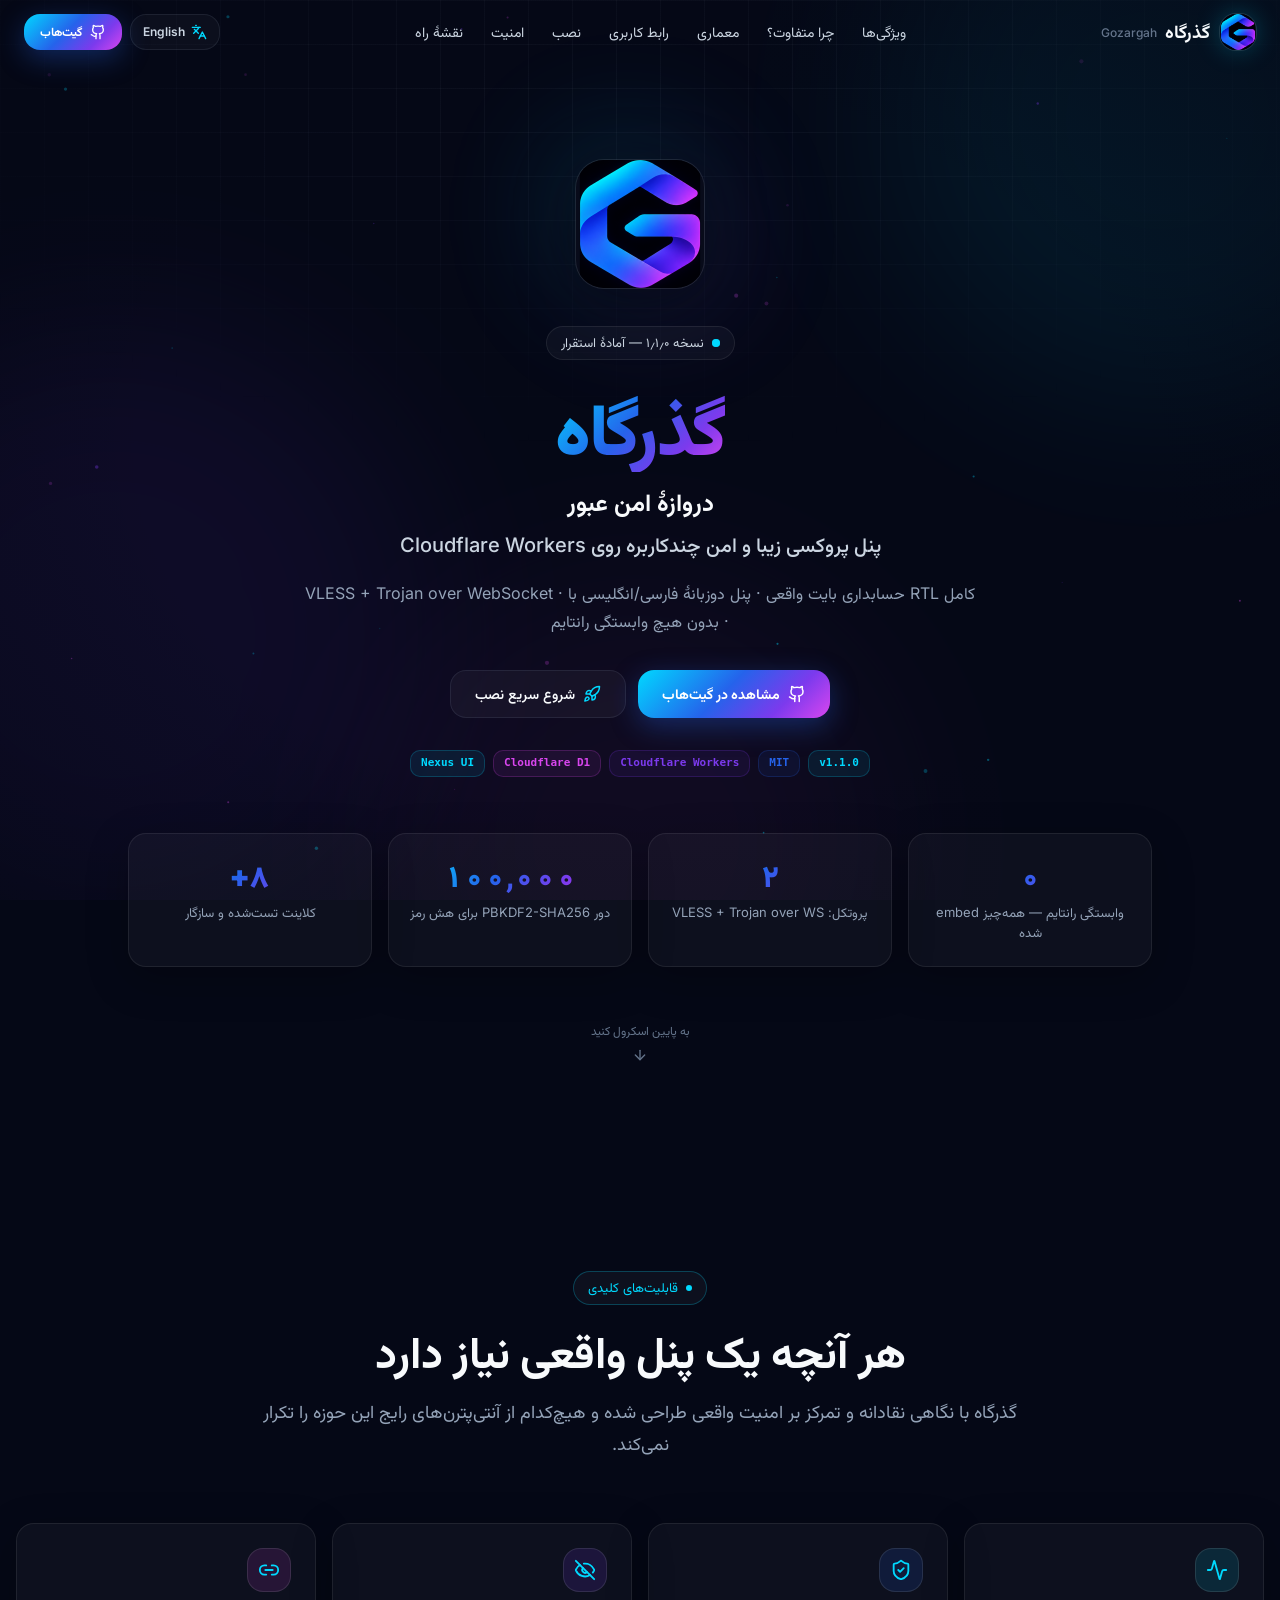
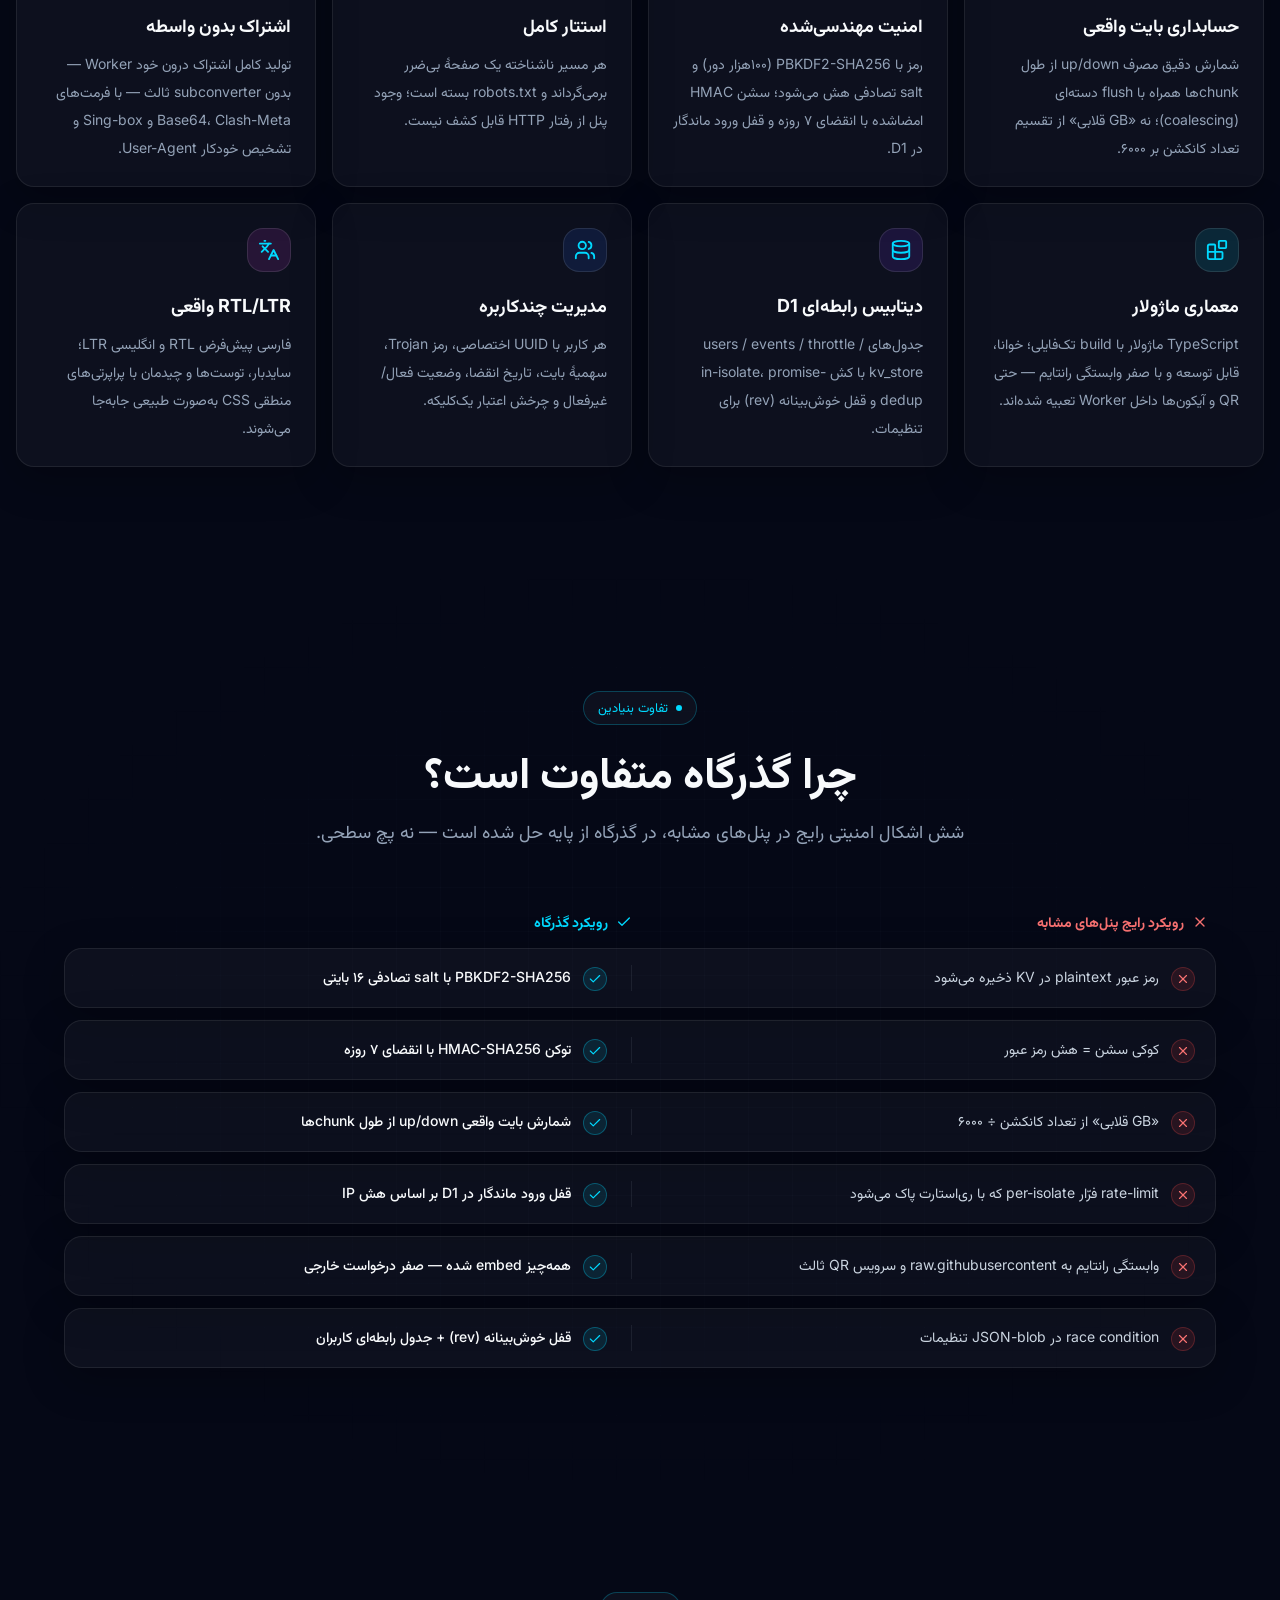
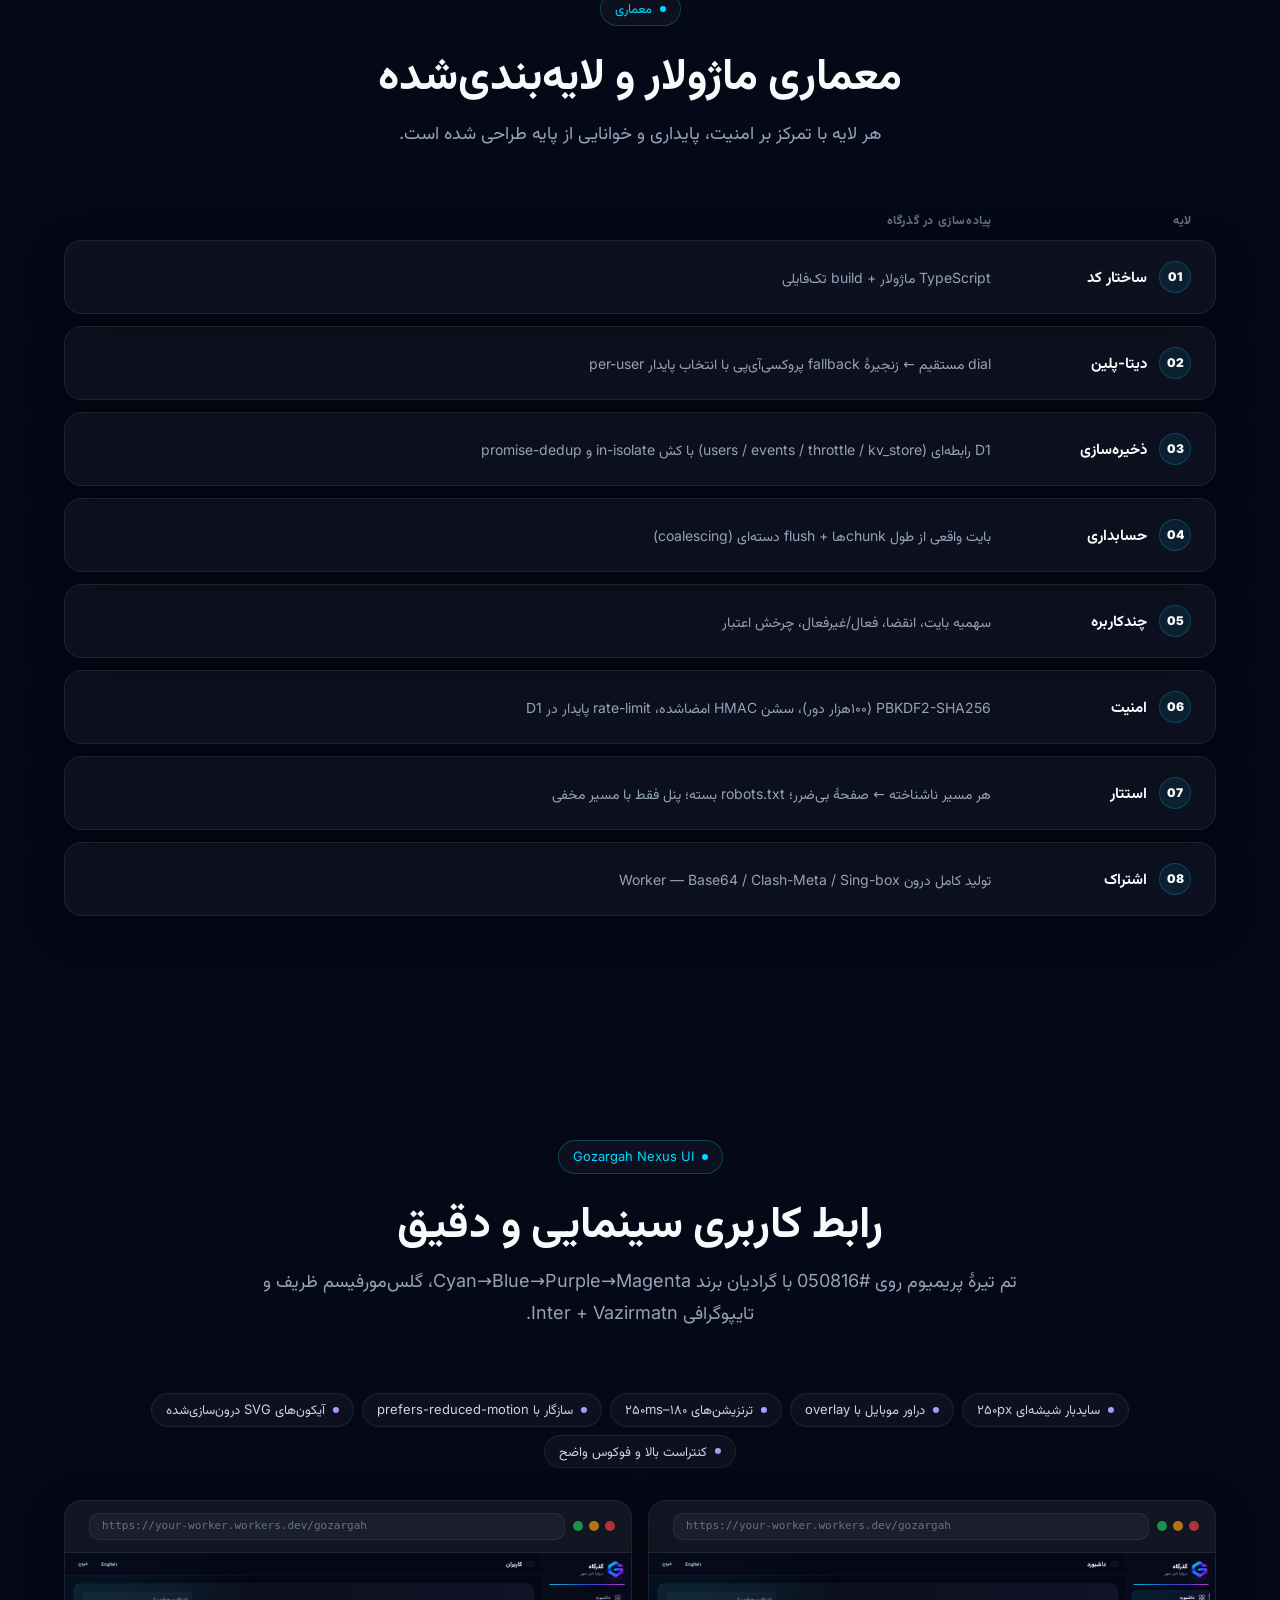
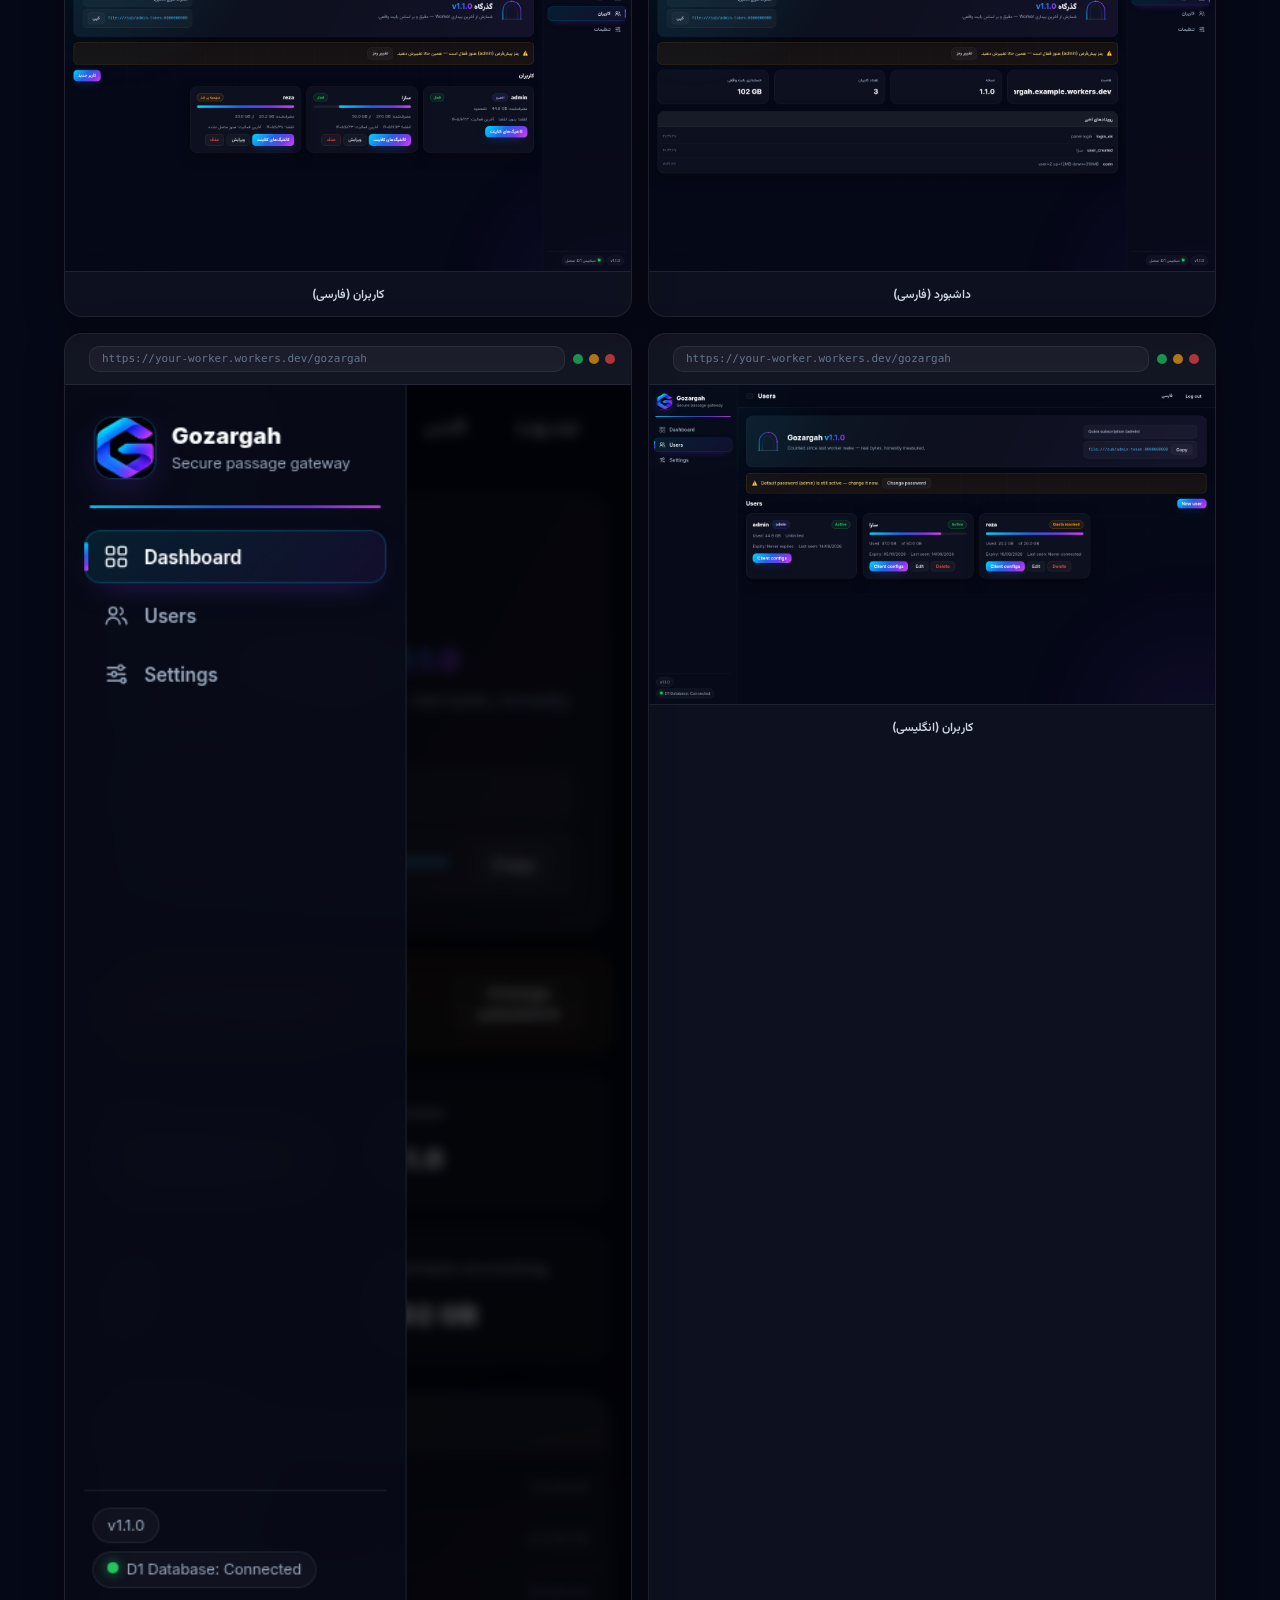
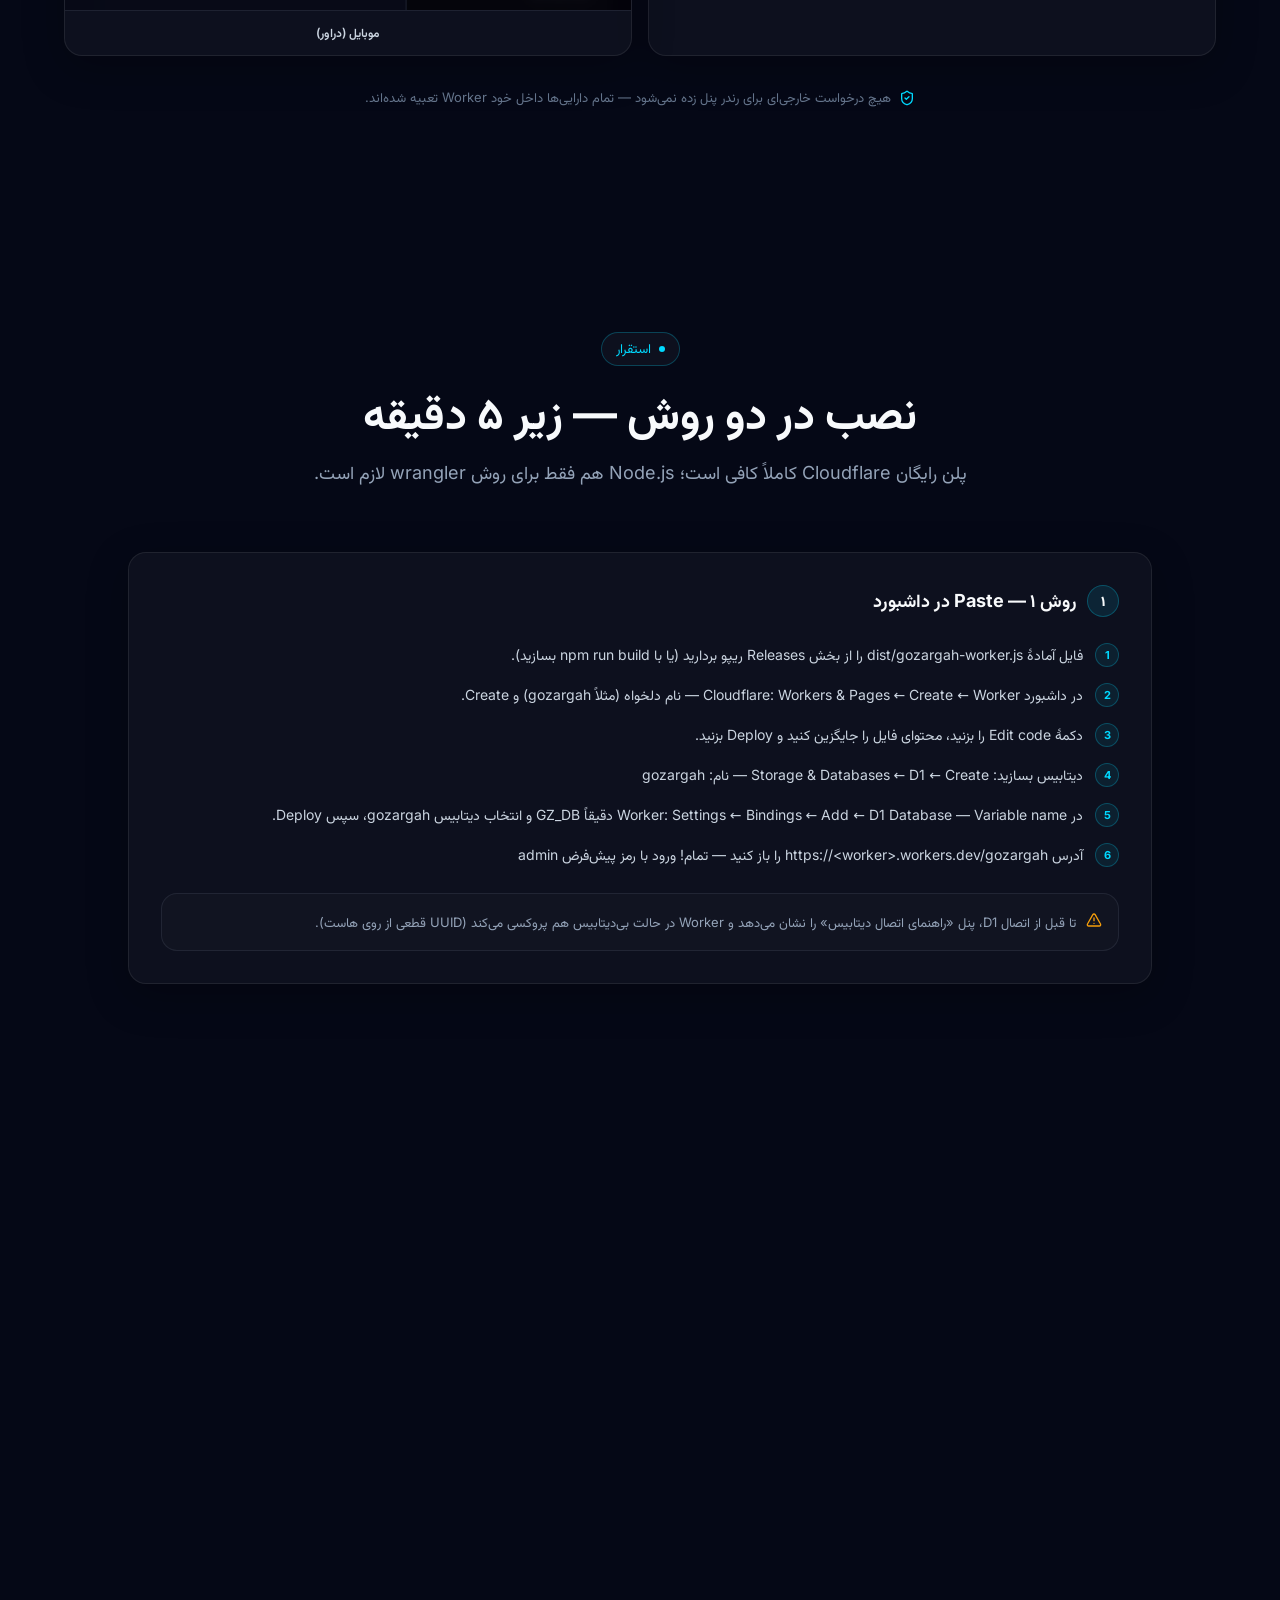
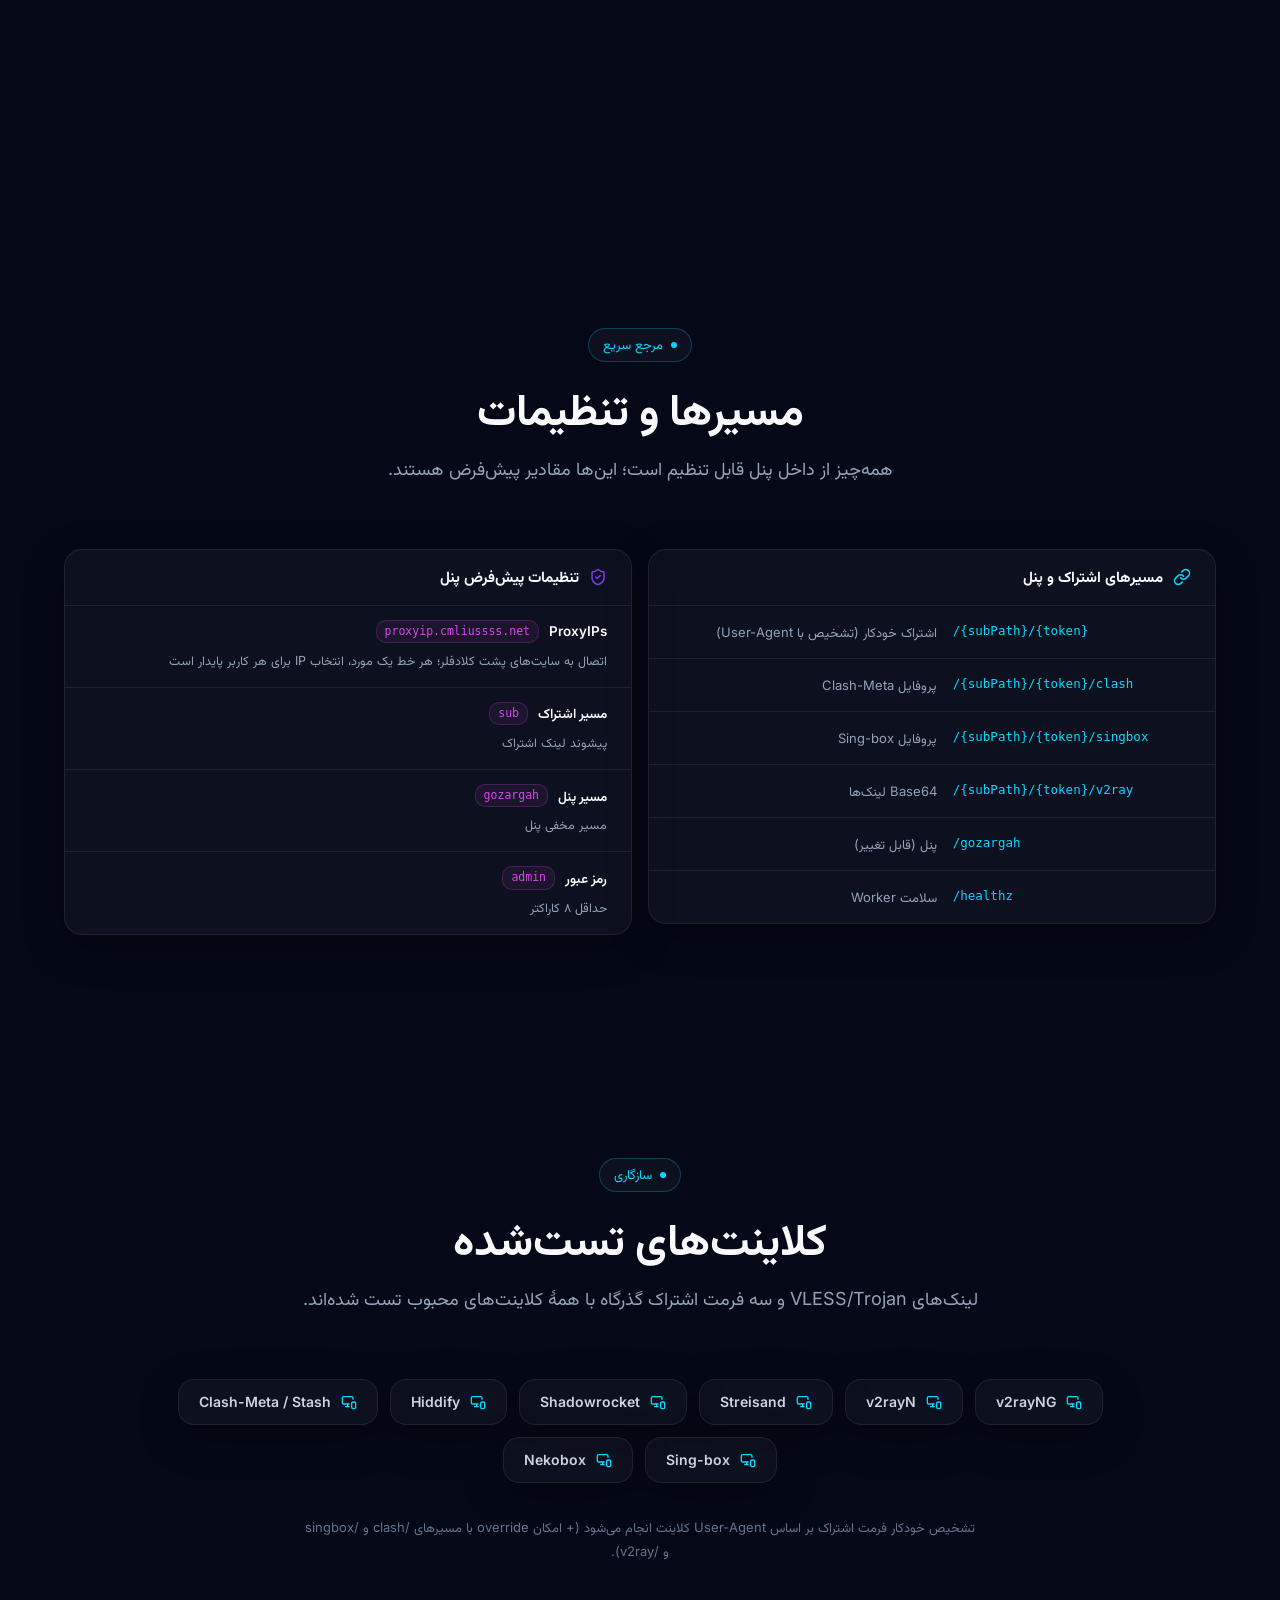
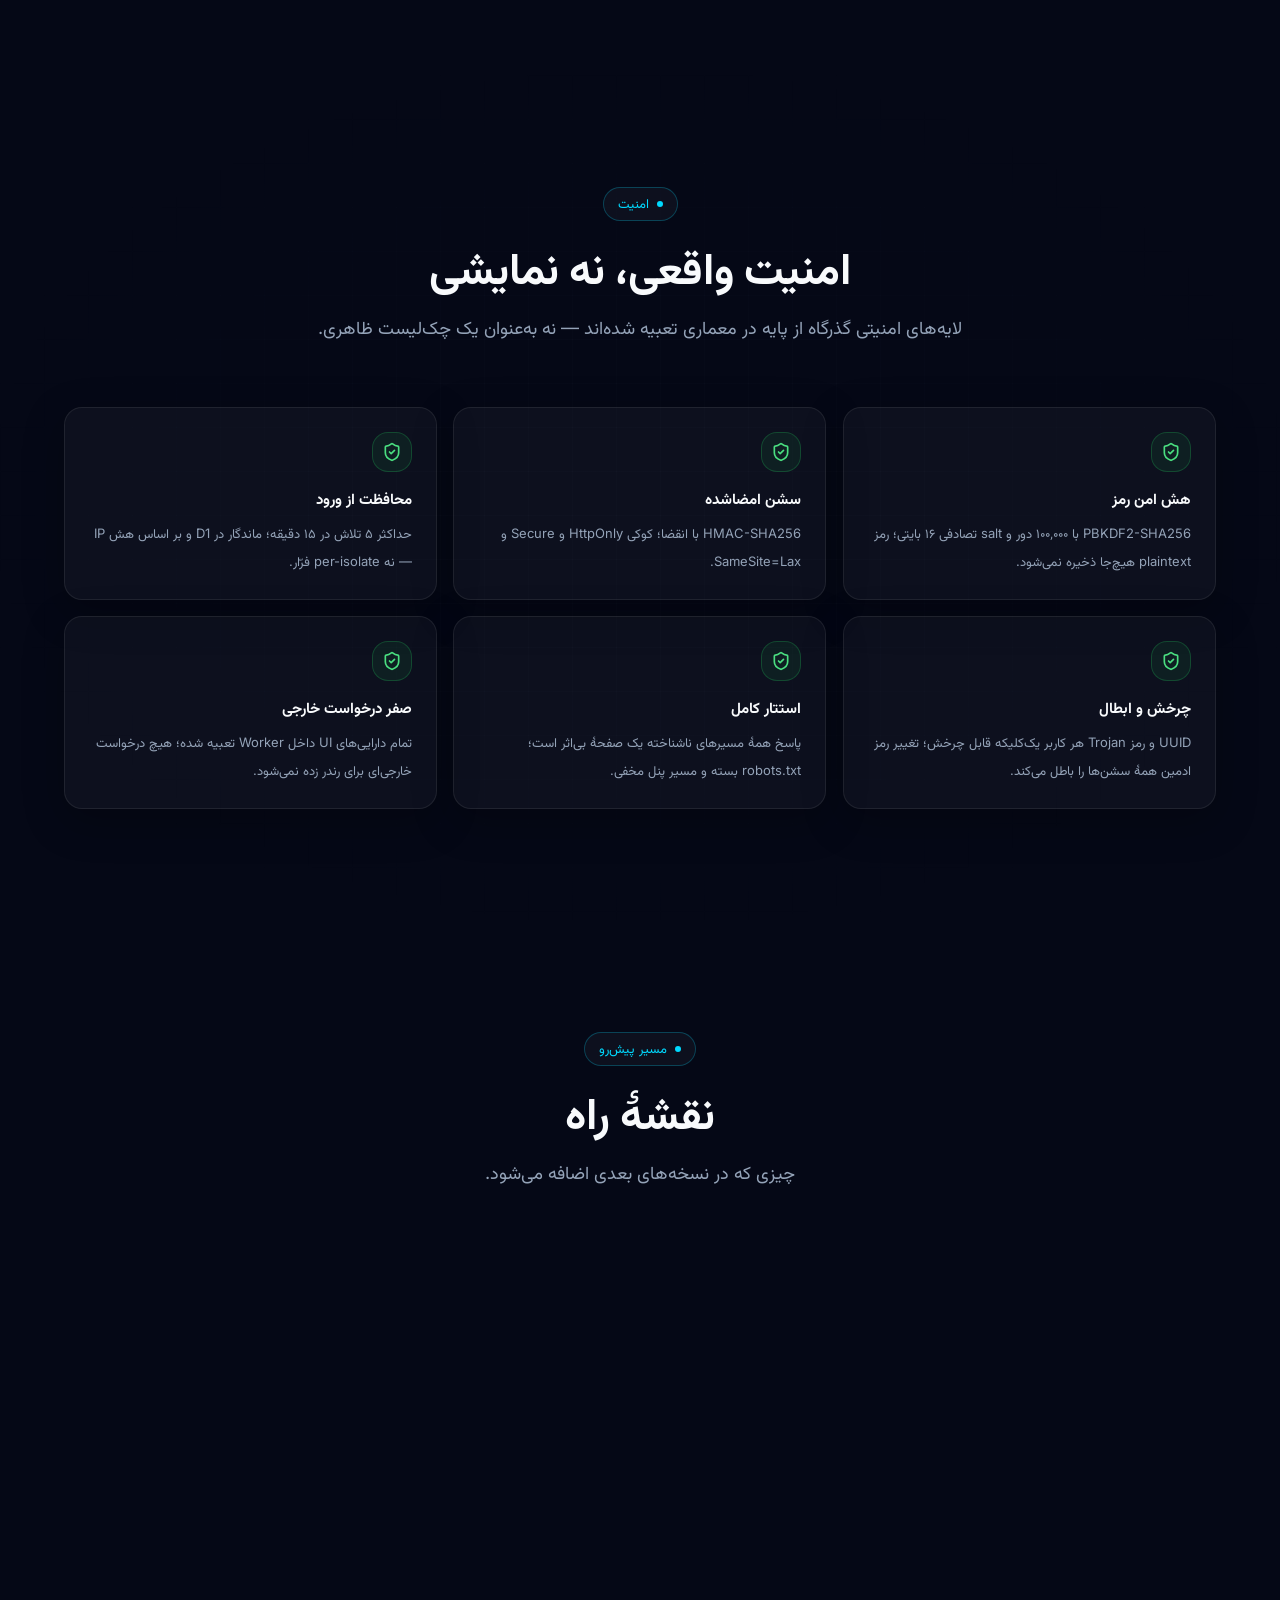
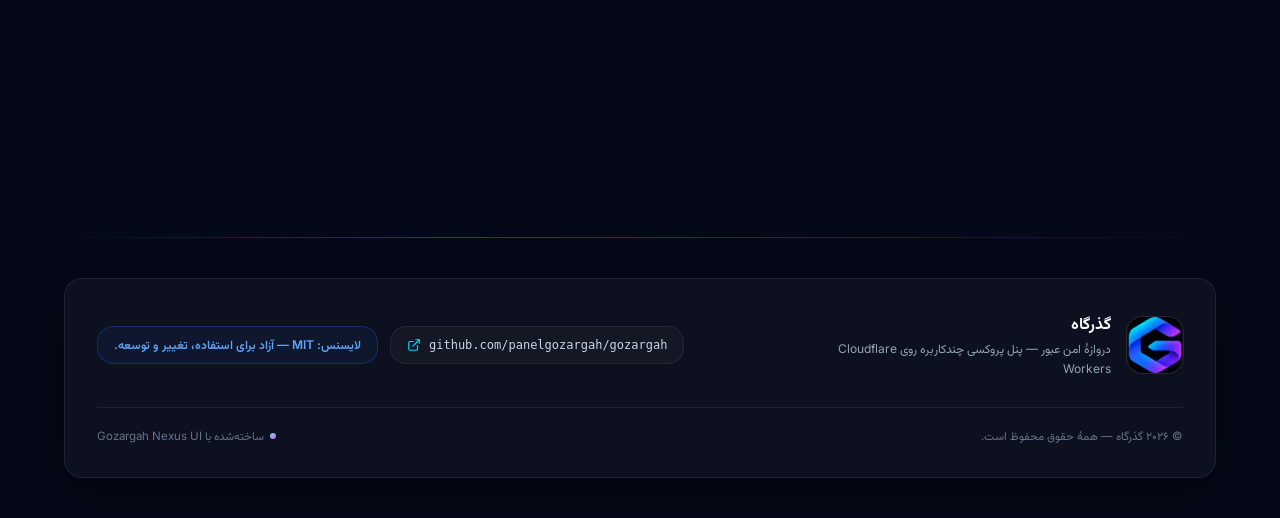
<file: index.html>
<!DOCTYPE html><!--QHzaMeq_j3Ai0oFUKARY3--><html lang="fa" dir="rtl"><head><meta charSet="utf-8"/><link rel="preconnect" href="/" crossorigin=""/><meta name="viewport" content="width=device-width, initial-scale=1"/><link rel="preload" as="image" href="/gozargah/logo.png"/><link rel="stylesheet" href="/_next/static/chunks/19bb3bbe7c9f7aa4.css" data-precedence="next"/><link rel="stylesheet" href="/_next/static/chunks/2eab2febf75319e4.css" data-precedence="next"/><link rel="preload" as="script" fetchPriority="low" href="/_next/static/chunks/c39637bc9d8cb116.js"/><script src="/_next/static/chunks/771dedee3f5e1621.js" async=""></script><script src="/_next/static/chunks/e461e3027eb348df.js" async=""></script><script src="/_next/static/chunks/turbopack-e912185b864304f5.js" async=""></script><script src="/_next/static/chunks/2f236954d6a65e12.js" async=""></script><script src="/_next/static/chunks/41970f967fab8ecf.js" async=""></script><script src="/_next/static/chunks/15d811f91ea56ceb.js" async=""></script><script src="/_next/static/chunks/b4d2ab8e290052dc.js" async=""></script><meta name="theme-color" content="#050816"/><title>گذرگاه — Gozargah | پنل پروکسی چندکاربره روی Cloudflare Workers</title><meta name="description" content="گذرگاه؛ دروازهٔ امن عبور — پنل پروکسی زیبا و امن چندکاربره (VLESS + Trojan over WebSocket) روی Cloudflare Workers با حسابداری بایت واقعی، پنل دوزبانه فارسی/انگلیسی و بدون هیچ وابستگی رانتایم."/><meta name="author" content="panelgozargah"/><meta name="keywords" content="گذرگاه,Gozargah,Cloudflare Workers,VLESS,Trojan,proxy panel,D1,subscription,پنل پروکسی,vpn"/><meta property="og:title" content="گذرگاه — Gozargah"/><meta property="og:description" content="دروازهٔ امن عبور — پنل پروکسی چندکاربره روی Cloudflare Workers با حسابداری بایت واقعی و Nexus UI"/><meta property="og:image" content="https://panelgozargah.github.io/gozargah/preview-dashboard.png"/><meta property="og:type" content="website"/><meta name="twitter:card" content="summary_large_image"/><meta name="twitter:title" content="گذرگاه — Gozargah"/><meta name="twitter:description" content="دروازهٔ امن عبور — پنل پروکسی چندکاربره روی Cloudflare Workers با حسابداری بایت واقعی و Nexus UI"/><meta name="twitter:image" content="https://panelgozargah.github.io/gozargah/preview-dashboard.png"/><link rel="icon" href="/icon.png?icon.b6ad5b83.png" sizes="512x512" type="image/png"/><script src="/_next/static/chunks/a6dad97d9634a72d.js" noModule=""></script></head><body class="antialiased bg-background text-foreground min-h-screen flex flex-col"><div hidden=""><!--$--><!--/$--></div><script>document.documentElement.classList.add('js');</script><div aria-hidden="true" class="fixed inset-0 -z-10 overflow-hidden pointer-events-none"><div class="absolute inset-0 bg-[#050816]"></div><div class="orb w-[560px] h-[560px] -top-40 -start-40 bg-[#00d9ff] opacity-[0.07]"></div><div class="orb w-[640px] h-[640px] top-[35%] -end-52 bg-[#7c3aed] opacity-[0.08]"></div><div class="orb w-[520px] h-[520px] bottom-[-200px] start-[30%] bg-[#d946ef] opacity-[0.05]"></div><div class="absolute inset-0 grid-overlay"></div><canvas class="absolute inset-0"></canvas><div class="absolute inset-0 bg-[radial-gradient(ellipse_at_center,transparent_55%,rgba(5,8,22,0.55)_100%)]"></div></div><header class="fixed top-0 inset-x-0 z-50 transition-all duration-300 bg-transparent border-b border-transparent"><nav class="mx-auto max-w-7xl px-4 md:px-6" aria-label="Main"><div class="flex h-16 items-center justify-between gap-3"><a href="#top" class="flex items-center gap-2.5 min-w-0"><span class="relative shrink-0"><span class="absolute inset-0 rounded-xl bg-gz-cyan/25 blur-md anim-pulse-glow" aria-hidden="true"></span><img src="/gozargah/logo.png" alt="Gozargah" class="relative w-9 h-9 rounded-xl object-contain bg-[#080B1A] ring-1 ring-white/10"/></span><span class="font-bold text-gz-text text-lg leading-none">گذرگاه<span class="hidden sm:inline text-gz-faint font-medium text-xs ms-2 align-middle">Gozargah</span></span></a><div class="hidden lg:flex items-center gap-1"><a href="#features" class="rounded-lg px-3 py-2 text-sm text-gz-text2 hover:text-gz-text hover:bg-white/[0.05] transition-colors duration-200">ویژگی‌ها</a><a href="#difference" class="rounded-lg px-3 py-2 text-sm text-gz-text2 hover:text-gz-text hover:bg-white/[0.05] transition-colors duration-200">چرا متفاوت؟</a><a href="#architecture" class="rounded-lg px-3 py-2 text-sm text-gz-text2 hover:text-gz-text hover:bg-white/[0.05] transition-colors duration-200">معماری</a><a href="#ui" class="rounded-lg px-3 py-2 text-sm text-gz-text2 hover:text-gz-text hover:bg-white/[0.05] transition-colors duration-200">رابط کاربری</a><a href="#install" class="rounded-lg px-3 py-2 text-sm text-gz-text2 hover:text-gz-text hover:bg-white/[0.05] transition-colors duration-200">نصب</a><a href="#security" class="rounded-lg px-3 py-2 text-sm text-gz-text2 hover:text-gz-text hover:bg-white/[0.05] transition-colors duration-200">امنیت</a><a href="#roadmap" class="rounded-lg px-3 py-2 text-sm text-gz-text2 hover:text-gz-text hover:bg-white/[0.05] transition-colors duration-200">نقشهٔ راه</a></div><div class="flex items-center gap-2"><button type="button" class="inline-flex items-center gap-1.5 rounded-xl border border-gz-line bg-white/[0.03] px-3 h-9 text-xs font-semibold text-gz-text2 hover:text-gz-text hover:border-gz-cyan/40 transition-all duration-200" aria-label="Switch to English"><svg xmlns="http://www.w3.org/2000/svg" width="24" height="24" viewBox="0 0 24 24" fill="none" stroke="currentColor" stroke-width="2" stroke-linecap="round" stroke-linejoin="round" class="lucide lucide-languages w-4 h-4 text-gz-cyan" aria-hidden="true"><path d="m5 8 6 6"></path><path d="m4 14 6-6 2-3"></path><path d="M2 5h12"></path><path d="M7 2h1"></path><path d="m22 22-5-10-5 10"></path><path d="M14 18h6"></path></svg><span>English</span></button><a href="https://github.com/panelgozargah/gozargah" target="_blank" rel="noreferrer" class="btn-brand hidden sm:inline-flex items-center gap-2 rounded-xl px-4 h-9 text-xs font-bold"><svg xmlns="http://www.w3.org/2000/svg" width="24" height="24" viewBox="0 0 24 24" fill="none" stroke="currentColor" stroke-width="2" stroke-linecap="round" stroke-linejoin="round" class="lucide lucide-github w-4 h-4" aria-hidden="true"><path d="M15 22v-4a4.8 4.8 0 0 0-1-3.5c3 0 6-2 6-5.5.08-1.25-.27-2.48-1-3.5.28-1.15.28-2.35 0-3.5 0 0-1 0-3 1.5-2.64-.5-5.36-.5-8 0C6 2 5 2 5 2c-.3 1.15-.3 2.35 0 3.5A5.403 5.403 0 0 0 4 9c0 3.5 3 5.5 6 5.5-.39.49-.68 1.05-.85 1.65-.17.6-.22 1.23-.15 1.85v4"></path><path d="M9 18c-4.51 2-5-2-7-2"></path></svg><span class="hidden md:inline">گیت‌هاب</span></a><button type="button" class="lg:hidden inline-flex items-center justify-center w-9 h-9 rounded-xl border border-gz-line bg-white/[0.03] text-gz-text2 hover:text-gz-text" aria-expanded="false" aria-label="باز کردن منو"><svg xmlns="http://www.w3.org/2000/svg" width="24" height="24" viewBox="0 0 24 24" fill="none" stroke="currentColor" stroke-width="2" stroke-linecap="round" stroke-linejoin="round" class="lucide lucide-menu w-4.5 h-4.5" aria-hidden="true"><path d="M4 12h16"></path><path d="M4 18h16"></path><path d="M4 6h16"></path></svg></button></div></div></nav></header><main class="flex-1"><section id="top" class="relative pt-32 md:pt-40 pb-16 md:pb-24 px-4"><div class="mx-auto max-w-5xl text-center"><div class="reveal" style="transition-delay:0ms"><div class="relative inline-block mb-8 anim-float"><div aria-hidden="true" class="absolute -inset-8 rounded-full opacity-70 blur-3xl anim-pulse-glow" style="background:radial-gradient(circle at 35% 35%, rgba(0,217,255,0.35), transparent 60%), radial-gradient(circle at 70% 70%, rgba(124,58,237,0.35), transparent 60%)"></div><img src="/gozargah/logo.png" alt="Gozargah — لوگو" width="128" height="128" class="relative w-28 h-28 md:w-32 md:h-32 rounded-[28px] object-contain bg-[#080B1A] ring-1 ring-white/10 shadow-[0_12px_60px_rgba(0,0,0,0.45)]"/></div></div><div class="reveal" style="transition-delay:80ms"><button type="button" class="chip mb-7 hover:border-gz-cyan/40 transition-colors duration-200"><span class="relative flex h-2 w-2"><span class="absolute inline-flex h-full w-full rounded-full bg-gz-cyan opacity-60 animate-ping"></span><span class="relative inline-flex rounded-full h-2 w-2 bg-gz-cyan"></span></span>نسخه ۱٫۱٫۰ — آمادهٔ استقرار</button></div><div class="reveal" style="transition-delay:140ms"><h1 class="text-4xl sm:text-5xl md:text-6xl lg:text-7xl font-black tracking-tight leading-[1.15]"><span class="text-gradient">گذرگاه</span></h1><p class="mt-4 text-xl md:text-2xl font-bold text-gz-text">دروازهٔ امن عبور</p><p class="mt-3 text-lg md:text-xl font-medium text-gz-text2">پنل پروکسی زیبا و امن چندکاربره روی Cloudflare Workers</p><p class="mx-auto mt-5 max-w-2xl text-sm md:text-base text-gz-dim leading-7" dir="auto">VLESS + Trojan over WebSocket · حسابداری بایت واقعی · پنل دوزبانهٔ فارسی/انگلیسی با RTL کامل · بدون هیچ وابستگی رانتایم</p></div><div class="reveal" style="transition-delay:220ms"><div class="mt-9 flex flex-wrap items-center justify-center gap-3"><a href="https://github.com/panelgozargah/gozargah" target="_blank" rel="noreferrer" class="btn-brand inline-flex items-center gap-2 rounded-xl px-6 h-12 text-sm font-bold"><svg xmlns="http://www.w3.org/2000/svg" width="24" height="24" viewBox="0 0 24 24" fill="none" stroke="currentColor" stroke-width="2" stroke-linecap="round" stroke-linejoin="round" class="lucide lucide-github w-4.5 h-4.5" aria-hidden="true"><path d="M15 22v-4a4.8 4.8 0 0 0-1-3.5c3 0 6-2 6-5.5.08-1.25-.27-2.48-1-3.5.28-1.15.28-2.35 0-3.5 0 0-1 0-3 1.5-2.64-.5-5.36-.5-8 0C6 2 5 2 5 2c-.3 1.15-.3 2.35 0 3.5A5.403 5.403 0 0 0 4 9c0 3.5 3 5.5 6 5.5-.39.49-.68 1.05-.85 1.65-.17.6-.22 1.23-.15 1.85v4"></path><path d="M9 18c-4.51 2-5-2-7-2"></path></svg>مشاهده در گیت‌هاب</a><a href="#install" class="inline-flex items-center gap-2 rounded-xl px-6 h-12 text-sm font-semibold text-gz-text border border-gz-line bg-white/[0.04] backdrop-blur hover:bg-white/[0.08] hover:border-gz-cyan/40 transition-all duration-200"><svg xmlns="http://www.w3.org/2000/svg" width="24" height="24" viewBox="0 0 24 24" fill="none" stroke="currentColor" stroke-width="2" stroke-linecap="round" stroke-linejoin="round" class="lucide lucide-rocket w-4.5 h-4.5 text-gz-cyan" aria-hidden="true"><path d="M4.5 16.5c-1.5 1.26-2 5-2 5s3.74-.5 5-2c.71-.84.7-2.13-.09-2.91a2.18 2.18 0 0 0-2.91-.09z"></path><path d="m12 15-3-3a22 22 0 0 1 2-3.95A12.88 12.88 0 0 1 22 2c0 2.72-.78 7.5-6 11a22.35 22.35 0 0 1-4 2z"></path><path d="M9 12H4s.55-3.03 2-4c1.62-1.08 5 0 5 0"></path><path d="M12 15v5s3.03-.55 4-2c1.08-1.62 0-5 0-5"></path></svg>شروع سریع نصب</a></div></div><div class="reveal" style="transition-delay:280ms"><div class="mt-8 flex flex-wrap items-center justify-center gap-2"><span dir="ltr" class="rounded-md px-2.5 py-1 text-[11px] font-semibold font-mono" style="color:#00D9FF;background:#00D9FF14;border:1px solid #00D9FF33">v1.1.0</span><span dir="ltr" class="rounded-md px-2.5 py-1 text-[11px] font-semibold font-mono" style="color:#2563EB;background:#2563EB14;border:1px solid #2563EB33">MIT</span><span dir="ltr" class="rounded-md px-2.5 py-1 text-[11px] font-semibold font-mono" style="color:#7C3AED;background:#7C3AED14;border:1px solid #7C3AED33">Cloudflare Workers</span><span dir="ltr" class="rounded-md px-2.5 py-1 text-[11px] font-semibold font-mono" style="color:#D946EF;background:#D946EF14;border:1px solid #D946EF33">Cloudflare D1</span><span dir="ltr" class="rounded-md px-2.5 py-1 text-[11px] font-semibold font-mono" style="color:#00D9FF;background:#00D9FF14;border:1px solid #00D9FF33">Nexus UI</span></div></div><div class="reveal" style="transition-delay:340ms"><div class="mt-14 grid grid-cols-2 lg:grid-cols-4 gap-3 md:gap-4"><div class="glass glass-hover rounded-[18px] px-4 py-6 text-center"><div class="text-gradient text-2xl md:text-3xl font-black tabular">۰</div><div class="mt-2 text-xs md:text-[13px] text-gz-dim leading-5">وابستگی رانتایم — همه‌چیز embed شده</div></div><div class="glass glass-hover rounded-[18px] px-4 py-6 text-center"><div class="text-gradient text-2xl md:text-3xl font-black tabular">۲</div><div class="mt-2 text-xs md:text-[13px] text-gz-dim leading-5">پروتکل: VLESS + Trojan over WS</div></div><div class="glass glass-hover rounded-[18px] px-4 py-6 text-center"><div class="text-gradient text-2xl md:text-3xl font-black tabular">۱۰۰٬۰۰۰</div><div class="mt-2 text-xs md:text-[13px] text-gz-dim leading-5">دور PBKDF2-SHA256 برای هش رمز</div></div><div class="glass glass-hover rounded-[18px] px-4 py-6 text-center"><div class="text-gradient text-2xl md:text-3xl font-black tabular">۸+</div><div class="mt-2 text-xs md:text-[13px] text-gz-dim leading-5">کلاینت تست‌شده و سازگار</div></div></div></div><div class="reveal" style="transition-delay:420ms"><div class="mt-14 inline-flex flex-col items-center gap-2 text-gz-faint"><span class="text-xs">به پایین اسکرول کنید</span><svg xmlns="http://www.w3.org/2000/svg" width="24" height="24" viewBox="0 0 24 24" fill="none" stroke="currentColor" stroke-width="2" stroke-linecap="round" stroke-linejoin="round" class="lucide lucide-arrow-down w-4 h-4 animate-bounce" aria-hidden="true"><path d="M12 5v14"></path><path d="m19 12-7 7-7-7"></path></svg></div></div></div></section><section id="features" class="relative py-20 md:py-28 px-4 scroll-mt-20"><div class="mx-auto max-w-7xl"><div class="reveal mx-auto max-w-3xl text-center mb-12 md:mb-16" style="transition-delay:0ms"><span class="chip mb-5 !text-gz-cyan" style="border-color:rgba(0,217,255,0.25)"><span class="inline-block w-1.5 h-1.5 rounded-full bg-gz-cyan anim-pulse-glow"></span>قابلیت‌های کلیدی</span><h2 class="text-3xl md:text-4xl lg:text-[2.75rem] font-bold leading-[1.25] text-gz-text">هر آنچه یک پنل واقعی نیاز دارد</h2><p class="mt-4 text-base md:text-lg text-gz-dim leading-8">گذرگاه با نگاهی نقادانه و تمرکز بر امنیت واقعی طراحی شده و هیچ‌کدام از آنتی‌پترن‌های رایج این حوزه را تکرار نمی‌کند.</p></div><div class="grid gap-4 md:grid-cols-2 lg:grid-cols-4"><div class="reveal" style="transition-delay:0ms"><article class="glass glass-hover rounded-[18px] p-6 h-full group"><div class="mb-5 inline-flex items-center justify-center w-11 h-11 rounded-xl border border-white/10 transition-transform duration-200 group-hover:scale-110" style="background:rgba(0,217,255,0.12)"><svg xmlns="http://www.w3.org/2000/svg" width="24" height="24" viewBox="0 0 24 24" fill="none" stroke="currentColor" stroke-width="2" stroke-linecap="round" stroke-linejoin="round" class="lucide lucide-activity w-5.5 h-5.5 text-gz-cyan" aria-hidden="true"><path d="M22 12h-2.48a2 2 0 0 0-1.93 1.46l-2.35 8.36a.25.25 0 0 1-.48 0L9.24 2.18a.25.25 0 0 0-.48 0l-2.35 8.36A2 2 0 0 1 4.49 12H2"></path></svg></div><h3 class="font-bold text-gz-text text-base md:text-lg mb-2.5">حسابداری بایت واقعی</h3><p class="text-[13px] md:text-sm text-gz-dim leading-7">شمارش دقیق مصرف up/down از طول chunkها همراه با flush دسته‌ای (coalescing)؛ نه «GB قلابی» از تقسیم تعداد کانکشن بر ۶۰۰۰.</p></article></div><div class="reveal" style="transition-delay:70ms"><article class="glass glass-hover rounded-[18px] p-6 h-full group"><div class="mb-5 inline-flex items-center justify-center w-11 h-11 rounded-xl border border-white/10 transition-transform duration-200 group-hover:scale-110" style="background:rgba(37,99,235,0.14)"><svg xmlns="http://www.w3.org/2000/svg" width="24" height="24" viewBox="0 0 24 24" fill="none" stroke="currentColor" stroke-width="2" stroke-linecap="round" stroke-linejoin="round" class="lucide lucide-shield-check w-5.5 h-5.5 text-gz-cyan" aria-hidden="true"><path d="M20 13c0 5-3.5 7.5-7.66 8.95a1 1 0 0 1-.67-.01C7.5 20.5 4 18 4 13V6a1 1 0 0 1 1-1c2 0 4.5-1.2 6.24-2.72a1.17 1.17 0 0 1 1.52 0C14.51 3.81 17 5 19 5a1 1 0 0 1 1 1z"></path><path d="m9 12 2 2 4-4"></path></svg></div><h3 class="font-bold text-gz-text text-base md:text-lg mb-2.5">امنیت مهندسی‌شده</h3><p class="text-[13px] md:text-sm text-gz-dim leading-7">رمز با PBKDF2-SHA256 (۱۰۰هزار دور) و salt تصادفی هش می‌شود؛ سشن HMAC امضاشده با انقضای ۷ روزه و قفل ورود ماندگار در D1.</p></article></div><div class="reveal" style="transition-delay:140ms"><article class="glass glass-hover rounded-[18px] p-6 h-full group"><div class="mb-5 inline-flex items-center justify-center w-11 h-11 rounded-xl border border-white/10 transition-transform duration-200 group-hover:scale-110" style="background:rgba(124,58,237,0.14)"><svg xmlns="http://www.w3.org/2000/svg" width="24" height="24" viewBox="0 0 24 24" fill="none" stroke="currentColor" stroke-width="2" stroke-linecap="round" stroke-linejoin="round" class="lucide lucide-eye-off w-5.5 h-5.5 text-gz-cyan" aria-hidden="true"><path d="M10.733 5.076a10.744 10.744 0 0 1 11.205 6.575 1 1 0 0 1 0 .696 10.747 10.747 0 0 1-1.444 2.49"></path><path d="M14.084 14.158a3 3 0 0 1-4.242-4.242"></path><path d="M17.479 17.499a10.75 10.75 0 0 1-15.417-5.151 1 1 0 0 1 0-.696 10.75 10.75 0 0 1 4.446-5.143"></path><path d="m2 2 20 20"></path></svg></div><h3 class="font-bold text-gz-text text-base md:text-lg mb-2.5">استتار کامل</h3><p class="text-[13px] md:text-sm text-gz-dim leading-7">هر مسیر ناشناخته یک صفحهٔ بی‌ضرر برمی‌گرداند و robots.txt بسته است؛ وجود پنل از رفتار HTTP قابل کشف نیست.</p></article></div><div class="reveal" style="transition-delay:210ms"><article class="glass glass-hover rounded-[18px] p-6 h-full group"><div class="mb-5 inline-flex items-center justify-center w-11 h-11 rounded-xl border border-white/10 transition-transform duration-200 group-hover:scale-110" style="background:rgba(217,70,239,0.12)"><svg xmlns="http://www.w3.org/2000/svg" width="24" height="24" viewBox="0 0 24 24" fill="none" stroke="currentColor" stroke-width="2" stroke-linecap="round" stroke-linejoin="round" class="lucide lucide-link2 lucide-link-2 w-5.5 h-5.5 text-gz-cyan" aria-hidden="true"><path d="M9 17H7A5 5 0 0 1 7 7h2"></path><path d="M15 7h2a5 5 0 1 1 0 10h-2"></path><line x1="8" x2="16" y1="12" y2="12"></line></svg></div><h3 class="font-bold text-gz-text text-base md:text-lg mb-2.5">اشتراک بدون واسطه</h3><p class="text-[13px] md:text-sm text-gz-dim leading-7">تولید کامل اشتراک درون خود Worker — بدون subconverter ثالث — با فرمت‌های Base64، Clash-Meta و Sing-box و تشخیص خودکار User-Agent.</p></article></div><div class="reveal" style="transition-delay:0ms"><article class="glass glass-hover rounded-[18px] p-6 h-full group"><div class="mb-5 inline-flex items-center justify-center w-11 h-11 rounded-xl border border-white/10 transition-transform duration-200 group-hover:scale-110" style="background:rgba(0,217,255,0.12)"><svg xmlns="http://www.w3.org/2000/svg" width="24" height="24" viewBox="0 0 24 24" fill="none" stroke="currentColor" stroke-width="2" stroke-linecap="round" stroke-linejoin="round" class="lucide lucide-blocks w-5.5 h-5.5 text-gz-cyan" aria-hidden="true"><path d="M10 22V7a1 1 0 0 0-1-1H4a2 2 0 0 0-2 2v12a2 2 0 0 0 2 2h12a2 2 0 0 0 2-2v-5a1 1 0 0 0-1-1H2"></path><rect x="14" y="2" width="8" height="8" rx="1"></rect></svg></div><h3 class="font-bold text-gz-text text-base md:text-lg mb-2.5">معماری ماژولار</h3><p class="text-[13px] md:text-sm text-gz-dim leading-7">TypeScript ماژولار با build تک‌فایلی؛ خوانا، قابل توسعه و با صفر وابستگی رانتایم — حتی QR و آیکون‌ها داخل Worker تعبیه شده‌اند.</p></article></div><div class="reveal" style="transition-delay:70ms"><article class="glass glass-hover rounded-[18px] p-6 h-full group"><div class="mb-5 inline-flex items-center justify-center w-11 h-11 rounded-xl border border-white/10 transition-transform duration-200 group-hover:scale-110" style="background:rgba(124,58,237,0.14)"><svg xmlns="http://www.w3.org/2000/svg" width="24" height="24" viewBox="0 0 24 24" fill="none" stroke="currentColor" stroke-width="2" stroke-linecap="round" stroke-linejoin="round" class="lucide lucide-database w-5.5 h-5.5 text-gz-cyan" aria-hidden="true"><ellipse cx="12" cy="5" rx="9" ry="3"></ellipse><path d="M3 5V19A9 3 0 0 0 21 19V5"></path><path d="M3 12A9 3 0 0 0 21 12"></path></svg></div><h3 class="font-bold text-gz-text text-base md:text-lg mb-2.5">دیتابیس رابطه‌ای D1</h3><p class="text-[13px] md:text-sm text-gz-dim leading-7">جدول‌های users / events / throttle / kv_store با کش in-isolate، promise-dedup و قفل خوش‌بینانه (rev) برای تنظیمات.</p></article></div><div class="reveal" style="transition-delay:140ms"><article class="glass glass-hover rounded-[18px] p-6 h-full group"><div class="mb-5 inline-flex items-center justify-center w-11 h-11 rounded-xl border border-white/10 transition-transform duration-200 group-hover:scale-110" style="background:rgba(37,99,235,0.14)"><svg xmlns="http://www.w3.org/2000/svg" width="24" height="24" viewBox="0 0 24 24" fill="none" stroke="currentColor" stroke-width="2" stroke-linecap="round" stroke-linejoin="round" class="lucide lucide-users w-5.5 h-5.5 text-gz-cyan" aria-hidden="true"><path d="M16 21v-2a4 4 0 0 0-4-4H6a4 4 0 0 0-4 4v2"></path><path d="M16 3.128a4 4 0 0 1 0 7.744"></path><path d="M22 21v-2a4 4 0 0 0-3-3.87"></path><circle cx="9" cy="7" r="4"></circle></svg></div><h3 class="font-bold text-gz-text text-base md:text-lg mb-2.5">مدیریت چندکاربره</h3><p class="text-[13px] md:text-sm text-gz-dim leading-7">هر کاربر با UUID اختصاصی، رمز Trojan، سهمیهٔ بایت، تاریخ انقضا، وضعیت فعال/غیرفعال و چرخش اعتبار یک‌کلیکه.</p></article></div><div class="reveal" style="transition-delay:210ms"><article class="glass glass-hover rounded-[18px] p-6 h-full group"><div class="mb-5 inline-flex items-center justify-center w-11 h-11 rounded-xl border border-white/10 transition-transform duration-200 group-hover:scale-110" style="background:rgba(217,70,239,0.12)"><svg xmlns="http://www.w3.org/2000/svg" width="24" height="24" viewBox="0 0 24 24" fill="none" stroke="currentColor" stroke-width="2" stroke-linecap="round" stroke-linejoin="round" class="lucide lucide-languages w-5.5 h-5.5 text-gz-cyan" aria-hidden="true"><path d="m5 8 6 6"></path><path d="m4 14 6-6 2-3"></path><path d="M2 5h12"></path><path d="M7 2h1"></path><path d="m22 22-5-10-5 10"></path><path d="M14 18h6"></path></svg></div><h3 class="font-bold text-gz-text text-base md:text-lg mb-2.5">RTL/LTR واقعی</h3><p class="text-[13px] md:text-sm text-gz-dim leading-7">فارسی پیش‌فرض RTL و انگلیسی LTR؛ سایدبار، توست‌ها و چیدمان با پراپرتی‌های منطقی CSS به‌صورت طبیعی جابه‌جا می‌شوند.</p></article></div></div></div></section><section id="difference" class="relative py-20 md:py-28 px-4 scroll-mt-20"><div aria-hidden="true" class="absolute inset-0 grid-overlay-center -z-10 opacity-60"></div><div class="mx-auto max-w-6xl"><div class="reveal mx-auto max-w-3xl text-center mb-12 md:mb-16" style="transition-delay:0ms"><span class="chip mb-5 !text-gz-cyan" style="border-color:rgba(0,217,255,0.25)"><span class="inline-block w-1.5 h-1.5 rounded-full bg-gz-cyan anim-pulse-glow"></span>تفاوت بنیادین</span><h2 class="text-3xl md:text-4xl lg:text-[2.75rem] font-bold leading-[1.25] text-gz-text">چرا گذرگاه متفاوت است؟</h2><p class="mt-4 text-base md:text-lg text-gz-dim leading-8">شش اشکال امنیتی رایج در پنل‌های مشابه، در گذرگاه از پایه حل شده است — نه پچ سطحی.</p></div><div class="reveal" style="transition-delay:0ms"><div class="hidden md:grid grid-cols-2 gap-4 mb-4 px-2"><div class="flex items-center gap-2 text-sm font-bold text-[#f87171]"><svg xmlns="http://www.w3.org/2000/svg" width="24" height="24" viewBox="0 0 24 24" fill="none" stroke="currentColor" stroke-width="2" stroke-linecap="round" stroke-linejoin="round" class="lucide lucide-x w-4 h-4" aria-hidden="true"><path d="M18 6 6 18"></path><path d="m6 6 12 12"></path></svg>رویکرد رایج پنل‌های مشابه</div><div class="flex items-center gap-2 text-sm font-bold text-gz-cyan"><svg xmlns="http://www.w3.org/2000/svg" width="24" height="24" viewBox="0 0 24 24" fill="none" stroke="currentColor" stroke-width="2" stroke-linecap="round" stroke-linejoin="round" class="lucide lucide-check w-4 h-4" aria-hidden="true"><path d="M20 6 9 17l-5-5"></path></svg>رویکرد گذرگاه</div></div></div><div class="grid gap-3"><div class="reveal" style="transition-delay:0ms"><div class="glass glass-hover rounded-[18px] p-4 md:px-5 md:py-4 grid md:grid-cols-2 gap-3 md:gap-4 items-center"><div class="flex items-start gap-3"><span aria-hidden="true" class="mt-0.5 shrink-0 inline-flex items-center justify-center w-6 h-6 rounded-lg bg-[rgba(239,68,68,0.12)] border border-[rgba(239,68,68,0.25)]"><svg xmlns="http://www.w3.org/2000/svg" width="24" height="24" viewBox="0 0 24 24" fill="none" stroke="currentColor" stroke-width="2" stroke-linecap="round" stroke-linejoin="round" class="lucide lucide-x w-3.5 h-3.5 text-[#f87171]" aria-hidden="true"><path d="M18 6 6 18"></path><path d="m6 6 12 12"></path></svg></span><div><p class="text-[13px] md:text-sm text-gz-text2 leading-6 md:line-clamp-2">رمز عبور plaintext در KV ذخیره می‌شود</p><p class="md:hidden mt-0.5 text-[11px] font-semibold text-[#f87171]/80">رواج</p></div></div><div class="flex items-start gap-3 ps-0 md:ps-6 md:border-s md:border-gz-line"><span aria-hidden="true" class="mt-0.5 shrink-0 inline-flex items-center justify-center w-6 h-6 rounded-lg bg-[rgba(0,217,255,0.1)] border border-[rgba(0,217,255,0.3)]"><svg xmlns="http://www.w3.org/2000/svg" width="24" height="24" viewBox="0 0 24 24" fill="none" stroke="currentColor" stroke-width="2" stroke-linecap="round" stroke-linejoin="round" class="lucide lucide-check w-3.5 h-3.5 text-gz-cyan" aria-hidden="true"><path d="M20 6 9 17l-5-5"></path></svg></span><p class="text-[13px] md:text-sm font-medium text-gz-text leading-6">PBKDF2-SHA256 با salt تصادفی ۱۶ بایتی</p></div></div></div><div class="reveal" style="transition-delay:60ms"><div class="glass glass-hover rounded-[18px] p-4 md:px-5 md:py-4 grid md:grid-cols-2 gap-3 md:gap-4 items-center"><div class="flex items-start gap-3"><span aria-hidden="true" class="mt-0.5 shrink-0 inline-flex items-center justify-center w-6 h-6 rounded-lg bg-[rgba(239,68,68,0.12)] border border-[rgba(239,68,68,0.25)]"><svg xmlns="http://www.w3.org/2000/svg" width="24" height="24" viewBox="0 0 24 24" fill="none" stroke="currentColor" stroke-width="2" stroke-linecap="round" stroke-linejoin="round" class="lucide lucide-x w-3.5 h-3.5 text-[#f87171]" aria-hidden="true"><path d="M18 6 6 18"></path><path d="m6 6 12 12"></path></svg></span><div><p class="text-[13px] md:text-sm text-gz-text2 leading-6 md:line-clamp-2">کوکی سشن = هش رمز عبور</p><p class="md:hidden mt-0.5 text-[11px] font-semibold text-[#f87171]/80">رواج</p></div></div><div class="flex items-start gap-3 ps-0 md:ps-6 md:border-s md:border-gz-line"><span aria-hidden="true" class="mt-0.5 shrink-0 inline-flex items-center justify-center w-6 h-6 rounded-lg bg-[rgba(0,217,255,0.1)] border border-[rgba(0,217,255,0.3)]"><svg xmlns="http://www.w3.org/2000/svg" width="24" height="24" viewBox="0 0 24 24" fill="none" stroke="currentColor" stroke-width="2" stroke-linecap="round" stroke-linejoin="round" class="lucide lucide-check w-3.5 h-3.5 text-gz-cyan" aria-hidden="true"><path d="M20 6 9 17l-5-5"></path></svg></span><p class="text-[13px] md:text-sm font-medium text-gz-text leading-6">توکن HMAC-SHA256 با انقضای ۷ روزه</p></div></div></div><div class="reveal" style="transition-delay:120ms"><div class="glass glass-hover rounded-[18px] p-4 md:px-5 md:py-4 grid md:grid-cols-2 gap-3 md:gap-4 items-center"><div class="flex items-start gap-3"><span aria-hidden="true" class="mt-0.5 shrink-0 inline-flex items-center justify-center w-6 h-6 rounded-lg bg-[rgba(239,68,68,0.12)] border border-[rgba(239,68,68,0.25)]"><svg xmlns="http://www.w3.org/2000/svg" width="24" height="24" viewBox="0 0 24 24" fill="none" stroke="currentColor" stroke-width="2" stroke-linecap="round" stroke-linejoin="round" class="lucide lucide-x w-3.5 h-3.5 text-[#f87171]" aria-hidden="true"><path d="M18 6 6 18"></path><path d="m6 6 12 12"></path></svg></span><div><p class="text-[13px] md:text-sm text-gz-text2 leading-6 md:line-clamp-2">«GB قلابی» از تعداد کانکشن ÷ ۶۰۰۰</p><p class="md:hidden mt-0.5 text-[11px] font-semibold text-[#f87171]/80">رواج</p></div></div><div class="flex items-start gap-3 ps-0 md:ps-6 md:border-s md:border-gz-line"><span aria-hidden="true" class="mt-0.5 shrink-0 inline-flex items-center justify-center w-6 h-6 rounded-lg bg-[rgba(0,217,255,0.1)] border border-[rgba(0,217,255,0.3)]"><svg xmlns="http://www.w3.org/2000/svg" width="24" height="24" viewBox="0 0 24 24" fill="none" stroke="currentColor" stroke-width="2" stroke-linecap="round" stroke-linejoin="round" class="lucide lucide-check w-3.5 h-3.5 text-gz-cyan" aria-hidden="true"><path d="M20 6 9 17l-5-5"></path></svg></span><p class="text-[13px] md:text-sm font-medium text-gz-text leading-6">شمارش بایت واقعی up/down از طول chunkها</p></div></div></div><div class="reveal" style="transition-delay:180ms"><div class="glass glass-hover rounded-[18px] p-4 md:px-5 md:py-4 grid md:grid-cols-2 gap-3 md:gap-4 items-center"><div class="flex items-start gap-3"><span aria-hidden="true" class="mt-0.5 shrink-0 inline-flex items-center justify-center w-6 h-6 rounded-lg bg-[rgba(239,68,68,0.12)] border border-[rgba(239,68,68,0.25)]"><svg xmlns="http://www.w3.org/2000/svg" width="24" height="24" viewBox="0 0 24 24" fill="none" stroke="currentColor" stroke-width="2" stroke-linecap="round" stroke-linejoin="round" class="lucide lucide-x w-3.5 h-3.5 text-[#f87171]" aria-hidden="true"><path d="M18 6 6 18"></path><path d="m6 6 12 12"></path></svg></span><div><p class="text-[13px] md:text-sm text-gz-text2 leading-6 md:line-clamp-2">rate-limit فرّار per-isolate که با ری‌استارت پاک می‌شود</p><p class="md:hidden mt-0.5 text-[11px] font-semibold text-[#f87171]/80">رواج</p></div></div><div class="flex items-start gap-3 ps-0 md:ps-6 md:border-s md:border-gz-line"><span aria-hidden="true" class="mt-0.5 shrink-0 inline-flex items-center justify-center w-6 h-6 rounded-lg bg-[rgba(0,217,255,0.1)] border border-[rgba(0,217,255,0.3)]"><svg xmlns="http://www.w3.org/2000/svg" width="24" height="24" viewBox="0 0 24 24" fill="none" stroke="currentColor" stroke-width="2" stroke-linecap="round" stroke-linejoin="round" class="lucide lucide-check w-3.5 h-3.5 text-gz-cyan" aria-hidden="true"><path d="M20 6 9 17l-5-5"></path></svg></span><p class="text-[13px] md:text-sm font-medium text-gz-text leading-6">قفل ورود ماندگار در D1 بر اساس هش IP</p></div></div></div><div class="reveal" style="transition-delay:240ms"><div class="glass glass-hover rounded-[18px] p-4 md:px-5 md:py-4 grid md:grid-cols-2 gap-3 md:gap-4 items-center"><div class="flex items-start gap-3"><span aria-hidden="true" class="mt-0.5 shrink-0 inline-flex items-center justify-center w-6 h-6 rounded-lg bg-[rgba(239,68,68,0.12)] border border-[rgba(239,68,68,0.25)]"><svg xmlns="http://www.w3.org/2000/svg" width="24" height="24" viewBox="0 0 24 24" fill="none" stroke="currentColor" stroke-width="2" stroke-linecap="round" stroke-linejoin="round" class="lucide lucide-x w-3.5 h-3.5 text-[#f87171]" aria-hidden="true"><path d="M18 6 6 18"></path><path d="m6 6 12 12"></path></svg></span><div><p class="text-[13px] md:text-sm text-gz-text2 leading-6 md:line-clamp-2">وابستگی رانتایم به raw.githubusercontent و سرویس QR ثالث</p><p class="md:hidden mt-0.5 text-[11px] font-semibold text-[#f87171]/80">رواج</p></div></div><div class="flex items-start gap-3 ps-0 md:ps-6 md:border-s md:border-gz-line"><span aria-hidden="true" class="mt-0.5 shrink-0 inline-flex items-center justify-center w-6 h-6 rounded-lg bg-[rgba(0,217,255,0.1)] border border-[rgba(0,217,255,0.3)]"><svg xmlns="http://www.w3.org/2000/svg" width="24" height="24" viewBox="0 0 24 24" fill="none" stroke="currentColor" stroke-width="2" stroke-linecap="round" stroke-linejoin="round" class="lucide lucide-check w-3.5 h-3.5 text-gz-cyan" aria-hidden="true"><path d="M20 6 9 17l-5-5"></path></svg></span><p class="text-[13px] md:text-sm font-medium text-gz-text leading-6">همه‌چیز embed شده — صفر درخواست خارجی</p></div></div></div><div class="reveal" style="transition-delay:300ms"><div class="glass glass-hover rounded-[18px] p-4 md:px-5 md:py-4 grid md:grid-cols-2 gap-3 md:gap-4 items-center"><div class="flex items-start gap-3"><span aria-hidden="true" class="mt-0.5 shrink-0 inline-flex items-center justify-center w-6 h-6 rounded-lg bg-[rgba(239,68,68,0.12)] border border-[rgba(239,68,68,0.25)]"><svg xmlns="http://www.w3.org/2000/svg" width="24" height="24" viewBox="0 0 24 24" fill="none" stroke="currentColor" stroke-width="2" stroke-linecap="round" stroke-linejoin="round" class="lucide lucide-x w-3.5 h-3.5 text-[#f87171]" aria-hidden="true"><path d="M18 6 6 18"></path><path d="m6 6 12 12"></path></svg></span><div><p class="text-[13px] md:text-sm text-gz-text2 leading-6 md:line-clamp-2">race condition در JSON-blob تنظیمات</p><p class="md:hidden mt-0.5 text-[11px] font-semibold text-[#f87171]/80">رواج</p></div></div><div class="flex items-start gap-3 ps-0 md:ps-6 md:border-s md:border-gz-line"><span aria-hidden="true" class="mt-0.5 shrink-0 inline-flex items-center justify-center w-6 h-6 rounded-lg bg-[rgba(0,217,255,0.1)] border border-[rgba(0,217,255,0.3)]"><svg xmlns="http://www.w3.org/2000/svg" width="24" height="24" viewBox="0 0 24 24" fill="none" stroke="currentColor" stroke-width="2" stroke-linecap="round" stroke-linejoin="round" class="lucide lucide-check w-3.5 h-3.5 text-gz-cyan" aria-hidden="true"><path d="M20 6 9 17l-5-5"></path></svg></span><p class="text-[13px] md:text-sm font-medium text-gz-text leading-6">قفل خوش‌بینانه (rev) + جدول رابطه‌ای کاربران</p></div></div></div></div></div></section><section id="architecture" class="relative py-20 md:py-28 px-4 scroll-mt-20"><div class="mx-auto max-w-6xl"><div class="reveal mx-auto max-w-3xl text-center mb-12 md:mb-16" style="transition-delay:0ms"><span class="chip mb-5 !text-gz-cyan" style="border-color:rgba(0,217,255,0.25)"><span class="inline-block w-1.5 h-1.5 rounded-full bg-gz-cyan anim-pulse-glow"></span>معماری</span><h2 class="text-3xl md:text-4xl lg:text-[2.75rem] font-bold leading-[1.25] text-gz-text">معماری ماژولار و لایه‌بندی‌شده</h2><p class="mt-4 text-base md:text-lg text-gz-dim leading-8">هر لایه با تمرکز بر امنیت، پایداری و خوانایی از پایه طراحی شده است.</p></div><div class="reveal" style="transition-delay:0ms"><div class="hidden md:grid grid-cols-[180px_1fr] gap-5 px-6 mb-3 text-xs font-bold uppercase tracking-wider text-gz-faint"><span>لایه</span><span>پیاده‌سازی در گذرگاه</span></div></div><div class="grid gap-3"><div class="reveal" style="transition-delay:0ms"><div class="glass glass-hover rounded-[18px] p-5 md:px-6 md:py-5 grid md:grid-cols-[180px_1fr] gap-2.5 md:gap-5 items-center"><div class="flex items-center gap-3"><span aria-hidden="true" class="shrink-0 inline-flex items-center justify-center w-8 h-8 rounded-xl text-xs font-black text-gz-text" style="background:rgba(0,217,255,0.08);border:1px solid rgba(0,217,255,0.22)">01</span><span class="font-bold text-gz-text text-sm md:text-[15px]">ساختار کد</span></div><div><span class="md:hidden text-[11px] font-semibold text-gz-faint">پیاده‌سازی در گذرگاه<!-- -->: </span><span class="text-[13px] md:text-sm text-gz-dim leading-6">TypeScript ماژولار + build تک‌فایلی</span></div></div></div><div class="reveal" style="transition-delay:50ms"><div class="glass glass-hover rounded-[18px] p-5 md:px-6 md:py-5 grid md:grid-cols-[180px_1fr] gap-2.5 md:gap-5 items-center"><div class="flex items-center gap-3"><span aria-hidden="true" class="shrink-0 inline-flex items-center justify-center w-8 h-8 rounded-xl text-xs font-black text-gz-text" style="background:rgba(0,217,255,0.08);border:1px solid rgba(0,217,255,0.22)">02</span><span class="font-bold text-gz-text text-sm md:text-[15px]">دیتا-پلین</span></div><div><span class="md:hidden text-[11px] font-semibold text-gz-faint">پیاده‌سازی در گذرگاه<!-- -->: </span><span class="text-[13px] md:text-sm text-gz-dim leading-6">dial مستقیم ← زنجیرهٔ fallback پروکسی‌آی‌پی با انتخاب پایدار per-user</span></div></div></div><div class="reveal" style="transition-delay:100ms"><div class="glass glass-hover rounded-[18px] p-5 md:px-6 md:py-5 grid md:grid-cols-[180px_1fr] gap-2.5 md:gap-5 items-center"><div class="flex items-center gap-3"><span aria-hidden="true" class="shrink-0 inline-flex items-center justify-center w-8 h-8 rounded-xl text-xs font-black text-gz-text" style="background:rgba(0,217,255,0.08);border:1px solid rgba(0,217,255,0.22)">03</span><span class="font-bold text-gz-text text-sm md:text-[15px]">ذخیره‌سازی</span></div><div><span class="md:hidden text-[11px] font-semibold text-gz-faint">پیاده‌سازی در گذرگاه<!-- -->: </span><span class="text-[13px] md:text-sm text-gz-dim leading-6">D1 رابطه‌ای (users / events / throttle / kv_store) با کش in-isolate و promise-dedup</span></div></div></div><div class="reveal" style="transition-delay:150ms"><div class="glass glass-hover rounded-[18px] p-5 md:px-6 md:py-5 grid md:grid-cols-[180px_1fr] gap-2.5 md:gap-5 items-center"><div class="flex items-center gap-3"><span aria-hidden="true" class="shrink-0 inline-flex items-center justify-center w-8 h-8 rounded-xl text-xs font-black text-gz-text" style="background:rgba(0,217,255,0.08);border:1px solid rgba(0,217,255,0.22)">04</span><span class="font-bold text-gz-text text-sm md:text-[15px]">حسابداری</span></div><div><span class="md:hidden text-[11px] font-semibold text-gz-faint">پیاده‌سازی در گذرگاه<!-- -->: </span><span class="text-[13px] md:text-sm text-gz-dim leading-6">بایت واقعی از طول chunkها + flush دسته‌ای (coalescing)</span></div></div></div><div class="reveal" style="transition-delay:200ms"><div class="glass glass-hover rounded-[18px] p-5 md:px-6 md:py-5 grid md:grid-cols-[180px_1fr] gap-2.5 md:gap-5 items-center"><div class="flex items-center gap-3"><span aria-hidden="true" class="shrink-0 inline-flex items-center justify-center w-8 h-8 rounded-xl text-xs font-black text-gz-text" style="background:rgba(0,217,255,0.08);border:1px solid rgba(0,217,255,0.22)">05</span><span class="font-bold text-gz-text text-sm md:text-[15px]">چندکاربره</span></div><div><span class="md:hidden text-[11px] font-semibold text-gz-faint">پیاده‌سازی در گذرگاه<!-- -->: </span><span class="text-[13px] md:text-sm text-gz-dim leading-6">سهمیه بایت، انقضا، فعال/غیرفعال، چرخش اعتبار</span></div></div></div><div class="reveal" style="transition-delay:250ms"><div class="glass glass-hover rounded-[18px] p-5 md:px-6 md:py-5 grid md:grid-cols-[180px_1fr] gap-2.5 md:gap-5 items-center"><div class="flex items-center gap-3"><span aria-hidden="true" class="shrink-0 inline-flex items-center justify-center w-8 h-8 rounded-xl text-xs font-black text-gz-text" style="background:rgba(0,217,255,0.08);border:1px solid rgba(0,217,255,0.22)">06</span><span class="font-bold text-gz-text text-sm md:text-[15px]">امنیت</span></div><div><span class="md:hidden text-[11px] font-semibold text-gz-faint">پیاده‌سازی در گذرگاه<!-- -->: </span><span class="text-[13px] md:text-sm text-gz-dim leading-6">PBKDF2-SHA256 (۱۰۰هزار دور)، سشن HMAC امضاشده، rate-limit پایدار در D1</span></div></div></div><div class="reveal" style="transition-delay:300ms"><div class="glass glass-hover rounded-[18px] p-5 md:px-6 md:py-5 grid md:grid-cols-[180px_1fr] gap-2.5 md:gap-5 items-center"><div class="flex items-center gap-3"><span aria-hidden="true" class="shrink-0 inline-flex items-center justify-center w-8 h-8 rounded-xl text-xs font-black text-gz-text" style="background:rgba(0,217,255,0.08);border:1px solid rgba(0,217,255,0.22)">07</span><span class="font-bold text-gz-text text-sm md:text-[15px]">استتار</span></div><div><span class="md:hidden text-[11px] font-semibold text-gz-faint">پیاده‌سازی در گذرگاه<!-- -->: </span><span class="text-[13px] md:text-sm text-gz-dim leading-6">هر مسیر ناشناخته ← صفحهٔ بی‌ضرر؛ robots.txt بسته؛ پنل فقط با مسیر مخفی</span></div></div></div><div class="reveal" style="transition-delay:350ms"><div class="glass glass-hover rounded-[18px] p-5 md:px-6 md:py-5 grid md:grid-cols-[180px_1fr] gap-2.5 md:gap-5 items-center"><div class="flex items-center gap-3"><span aria-hidden="true" class="shrink-0 inline-flex items-center justify-center w-8 h-8 rounded-xl text-xs font-black text-gz-text" style="background:rgba(0,217,255,0.08);border:1px solid rgba(0,217,255,0.22)">08</span><span class="font-bold text-gz-text text-sm md:text-[15px]">اشتراک</span></div><div><span class="md:hidden text-[11px] font-semibold text-gz-faint">پیاده‌سازی در گذرگاه<!-- -->: </span><span class="text-[13px] md:text-sm text-gz-dim leading-6">تولید کامل درون Worker — Base64 / Clash-Meta / Sing-box</span></div></div></div></div></div></section><section id="ui" class="relative py-20 md:py-28 px-4 scroll-mt-20"><div class="mx-auto max-w-6xl"><div class="reveal mx-auto max-w-3xl text-center mb-12 md:mb-16" style="transition-delay:0ms"><span class="chip mb-5 !text-gz-cyan" style="border-color:rgba(0,217,255,0.25)"><span class="inline-block w-1.5 h-1.5 rounded-full bg-gz-cyan anim-pulse-glow"></span>Gozargah Nexus UI</span><h2 class="text-3xl md:text-4xl lg:text-[2.75rem] font-bold leading-[1.25] text-gz-text">رابط کاربری سینمایی و دقیق</h2><p class="mt-4 text-base md:text-lg text-gz-dim leading-8">تم تیرهٔ پریمیوم روی #050816 با گرادیان برند Cyan→Blue→Purple→Magenta، گلس‌مورفیسم ظریف و تایپوگرافی Inter + Vazirmatn.</p></div><div class="reveal" style="transition-delay:0ms"><div class="flex flex-wrap justify-center gap-2 mb-8"><span class="chip"><span class="inline-block w-1.5 h-1.5 rounded-full bg-gradient-to-br from-gz-cyan to-gz-magenta"></span>سایدبار شیشه‌ای ۲۵۰px</span><span class="chip"><span class="inline-block w-1.5 h-1.5 rounded-full bg-gradient-to-br from-gz-cyan to-gz-magenta"></span>دراور موبایل با overlay</span><span class="chip"><span class="inline-block w-1.5 h-1.5 rounded-full bg-gradient-to-br from-gz-cyan to-gz-magenta"></span>ترنزیشن‌های ۱۸۰–۲۵۰ms</span><span class="chip"><span class="inline-block w-1.5 h-1.5 rounded-full bg-gradient-to-br from-gz-cyan to-gz-magenta"></span>سازگار با prefers-reduced-motion</span><span class="chip"><span class="inline-block w-1.5 h-1.5 rounded-full bg-gradient-to-br from-gz-cyan to-gz-magenta"></span>آیکون‌های SVG درون‌سازی‌شده</span><span class="chip"><span class="inline-block w-1.5 h-1.5 rounded-full bg-gradient-to-br from-gz-cyan to-gz-magenta"></span>کنتراست بالا و فوکوس واضح</span></div></div><div class="reveal" style="transition-delay:100ms"><div class="grid gap-4 md:grid-cols-2"><figure class="glass glass-hover rounded-[18px] overflow-hidden group"><div class="flex items-center gap-2 px-4 py-3 border-b border-gz-line bg-white/[0.02]"><span class="flex gap-1.5" aria-hidden="true"><span class="w-2.5 h-2.5 rounded-full bg-[#ef4444]/70"></span><span class="w-2.5 h-2.5 rounded-full bg-[#f59e0b]/70"></span><span class="w-2.5 h-2.5 rounded-full bg-[#22c55e]/70"></span></span><span dir="ltr" class="ms-2 flex-1 truncate rounded-md bg-white/[0.04] border border-gz-line px-3 py-1 text-[11px] font-mono text-gz-faint">https://your-worker.workers.dev/gozargah</span></div><div class="relative bg-[#050816]"><div aria-hidden="true" class="absolute inset-0 opacity-0 group-hover:opacity-100 transition-opacity duration-300 pointer-events-none" style="box-shadow:inset 0 0 60px rgba(0,217,255,0.06)"></div><img src="/gozargah/preview-dashboard.png" alt="پیش‌نمایش داشبورد پنل گذرگاه به زبان فارسی" loading="lazy" class="w-full h-auto object-cover"/></div><figcaption class="px-5 py-3.5 text-center text-xs font-semibold text-gz-text2 border-t border-gz-line">داشبورد (فارسی)</figcaption></figure><figure class="glass glass-hover rounded-[18px] overflow-hidden group"><div class="flex items-center gap-2 px-4 py-3 border-b border-gz-line bg-white/[0.02]"><span class="flex gap-1.5" aria-hidden="true"><span class="w-2.5 h-2.5 rounded-full bg-[#ef4444]/70"></span><span class="w-2.5 h-2.5 rounded-full bg-[#f59e0b]/70"></span><span class="w-2.5 h-2.5 rounded-full bg-[#22c55e]/70"></span></span><span dir="ltr" class="ms-2 flex-1 truncate rounded-md bg-white/[0.04] border border-gz-line px-3 py-1 text-[11px] font-mono text-gz-faint">https://your-worker.workers.dev/gozargah</span></div><div class="relative bg-[#050816]"><div aria-hidden="true" class="absolute inset-0 opacity-0 group-hover:opacity-100 transition-opacity duration-300 pointer-events-none" style="box-shadow:inset 0 0 60px rgba(0,217,255,0.06)"></div><img src="/gozargah/preview-users.png" alt="پیش‌نمایش صفحهٔ کاربران پنل گذرگاه به زبان فارسی" loading="lazy" class="w-full h-auto object-cover"/></div><figcaption class="px-5 py-3.5 text-center text-xs font-semibold text-gz-text2 border-t border-gz-line">کاربران (فارسی)</figcaption></figure><figure class="glass glass-hover rounded-[18px] overflow-hidden group"><div class="flex items-center gap-2 px-4 py-3 border-b border-gz-line bg-white/[0.02]"><span class="flex gap-1.5" aria-hidden="true"><span class="w-2.5 h-2.5 rounded-full bg-[#ef4444]/70"></span><span class="w-2.5 h-2.5 rounded-full bg-[#f59e0b]/70"></span><span class="w-2.5 h-2.5 rounded-full bg-[#22c55e]/70"></span></span><span dir="ltr" class="ms-2 flex-1 truncate rounded-md bg-white/[0.04] border border-gz-line px-3 py-1 text-[11px] font-mono text-gz-faint">https://your-worker.workers.dev/gozargah</span></div><div class="relative bg-[#050816]"><div aria-hidden="true" class="absolute inset-0 opacity-0 group-hover:opacity-100 transition-opacity duration-300 pointer-events-none" style="box-shadow:inset 0 0 60px rgba(0,217,255,0.06)"></div><img src="/gozargah/preview-users-en.png" alt="پیش‌نمایش صفحهٔ کاربران پنل گذرگاه به زبان انگلیسی" loading="lazy" class="w-full h-auto object-cover"/></div><figcaption class="px-5 py-3.5 text-center text-xs font-semibold text-gz-text2 border-t border-gz-line">کاربران (انگلیسی)</figcaption></figure><figure class="glass glass-hover rounded-[18px] overflow-hidden group"><div class="flex items-center gap-2 px-4 py-3 border-b border-gz-line bg-white/[0.02]"><span class="flex gap-1.5" aria-hidden="true"><span class="w-2.5 h-2.5 rounded-full bg-[#ef4444]/70"></span><span class="w-2.5 h-2.5 rounded-full bg-[#f59e0b]/70"></span><span class="w-2.5 h-2.5 rounded-full bg-[#22c55e]/70"></span></span><span dir="ltr" class="ms-2 flex-1 truncate rounded-md bg-white/[0.04] border border-gz-line px-3 py-1 text-[11px] font-mono text-gz-faint">https://your-worker.workers.dev/gozargah</span></div><div class="relative bg-[#050816]"><div aria-hidden="true" class="absolute inset-0 opacity-0 group-hover:opacity-100 transition-opacity duration-300 pointer-events-none" style="box-shadow:inset 0 0 60px rgba(0,217,255,0.06)"></div><img src="/gozargah/preview-mobile.png" alt="پیش‌نمایش نسخهٔ موبایل پنل گذرگاه با سایدبار دراوری" loading="lazy" class="w-full h-auto object-cover"/></div><figcaption class="px-5 py-3.5 text-center text-xs font-semibold text-gz-text2 border-t border-gz-line">موبایل (دراور)</figcaption></figure></div></div><div class="reveal" style="transition-delay:150ms"><p class="mt-8 text-center text-[13px] text-gz-faint flex items-center justify-center gap-2 flex-wrap"><svg xmlns="http://www.w3.org/2000/svg" width="24" height="24" viewBox="0 0 24 24" fill="none" stroke="currentColor" stroke-width="2" stroke-linecap="round" stroke-linejoin="round" class="lucide lucide-shield-check w-4 h-4 text-gz-cyan" aria-hidden="true"><path d="M20 13c0 5-3.5 7.5-7.66 8.95a1 1 0 0 1-.67-.01C7.5 20.5 4 18 4 13V6a1 1 0 0 1 1-1c2 0 4.5-1.2 6.24-2.72a1.17 1.17 0 0 1 1.52 0C14.51 3.81 17 5 19 5a1 1 0 0 1 1 1z"></path><path d="m9 12 2 2 4-4"></path></svg>هیچ درخواست خارجی‌ای برای رندر پنل زده نمی‌شود — تمام دارایی‌ها داخل خود Worker تعبیه شده‌اند.</p></div></div></section><section id="install" class="relative py-20 md:py-28 px-4 scroll-mt-20"><div class="mx-auto max-w-5xl"><div class="reveal mx-auto max-w-3xl text-center mb-12 md:mb-16" style="transition-delay:0ms"><span class="chip mb-5 !text-gz-cyan" style="border-color:rgba(0,217,255,0.25)"><span class="inline-block w-1.5 h-1.5 rounded-full bg-gz-cyan anim-pulse-glow"></span>استقرار</span><h2 class="text-3xl md:text-4xl lg:text-[2.75rem] font-bold leading-[1.25] text-gz-text">نصب در دو روش — زیر ۵ دقیقه</h2><p class="mt-4 text-base md:text-lg text-gz-dim leading-8">پلن رایگان Cloudflare کاملاً کافی است؛ Node.js هم فقط برای روش wrangler لازم است.</p></div><div class="reveal" style="transition-delay:0ms"><div class="glass rounded-[18px] p-6 md:p-8 mb-5"><h3 class="flex items-center gap-2.5 font-bold text-gz-text text-lg mb-6"><span class="inline-flex items-center justify-center w-8 h-8 rounded-xl text-sm font-black" style="background:rgba(0,217,255,0.1);border:1px solid rgba(0,217,255,0.25)">۱</span>روش ۱ — Paste در داشبورد</h3><ol class="grid gap-3"><li class="flex items-start gap-3"><span class="shrink-0 mt-0.5 inline-flex items-center justify-center w-6 h-6 rounded-full text-[11px] font-bold text-gz-cyan bg-[rgba(0,217,255,0.08)] border border-[rgba(0,217,255,0.25)]">1</span><span class="text-[13px] md:text-sm text-gz-text2 leading-7" dir="auto">فایل آمادهٔ dist/gozargah-worker.js را از بخش Releases ریپو بردارید (یا با npm run build بسازید).</span></li><li class="flex items-start gap-3"><span class="shrink-0 mt-0.5 inline-flex items-center justify-center w-6 h-6 rounded-full text-[11px] font-bold text-gz-cyan bg-[rgba(0,217,255,0.08)] border border-[rgba(0,217,255,0.25)]">2</span><span class="text-[13px] md:text-sm text-gz-text2 leading-7" dir="auto">در داشبورد Cloudflare: Workers &amp; Pages ← Create ← Worker — نام دلخواه (مثلاً gozargah) و Create.</span></li><li class="flex items-start gap-3"><span class="shrink-0 mt-0.5 inline-flex items-center justify-center w-6 h-6 rounded-full text-[11px] font-bold text-gz-cyan bg-[rgba(0,217,255,0.08)] border border-[rgba(0,217,255,0.25)]">3</span><span class="text-[13px] md:text-sm text-gz-text2 leading-7" dir="auto">دکمهٔ Edit code را بزنید، محتوای فایل را جایگزین کنید و Deploy بزنید.</span></li><li class="flex items-start gap-3"><span class="shrink-0 mt-0.5 inline-flex items-center justify-center w-6 h-6 rounded-full text-[11px] font-bold text-gz-cyan bg-[rgba(0,217,255,0.08)] border border-[rgba(0,217,255,0.25)]">4</span><span class="text-[13px] md:text-sm text-gz-text2 leading-7" dir="auto">دیتابیس بسازید: Storage &amp; Databases ← D1 ← Create — نام: gozargah</span></li><li class="flex items-start gap-3"><span class="shrink-0 mt-0.5 inline-flex items-center justify-center w-6 h-6 rounded-full text-[11px] font-bold text-gz-cyan bg-[rgba(0,217,255,0.08)] border border-[rgba(0,217,255,0.25)]">5</span><span class="text-[13px] md:text-sm text-gz-text2 leading-7" dir="auto">در Worker: Settings ← Bindings ← Add ← D1 Database — Variable name دقیقاً GZ_DB و انتخاب دیتابیس gozargah، سپس Deploy.</span></li><li class="flex items-start gap-3"><span class="shrink-0 mt-0.5 inline-flex items-center justify-center w-6 h-6 rounded-full text-[11px] font-bold text-gz-cyan bg-[rgba(0,217,255,0.08)] border border-[rgba(0,217,255,0.25)]">6</span><span class="text-[13px] md:text-sm text-gz-text2 leading-7" dir="auto">آدرس https://&lt;worker&gt;.workers.dev/gozargah را باز کنید — تمام! ورود با رمز پیش‌فرض admin</span></li></ol><p class="mt-6 flex items-start gap-2.5 rounded-xl border border-gz-line bg-white/[0.02] p-4 text-[13px] text-gz-dim leading-6"><svg xmlns="http://www.w3.org/2000/svg" width="24" height="24" viewBox="0 0 24 24" fill="none" stroke="currentColor" stroke-width="2" stroke-linecap="round" stroke-linejoin="round" class="lucide lucide-triangle-alert w-4 h-4 mt-0.5 shrink-0 text-gz-warn" aria-hidden="true"><path d="m21.73 18-8-14a2 2 0 0 0-3.48 0l-8 14A2 2 0 0 0 4 21h16a2 2 0 0 0 1.73-3"></path><path d="M12 9v4"></path><path d="M12 17h.01"></path></svg><span>تا قبل از اتصال D1، پنل «راهنمای اتصال دیتابیس» را نشان می‌دهد و Worker در حالت بی‌دیتابیس هم پروکسی می‌کند (UUID قطعی از روی هاست).</span></p></div></div><div class="reveal" style="transition-delay:80ms"><div class="glass rounded-[18px] p-6 md:p-8 mb-5"><h3 class="flex items-center gap-2.5 font-bold text-gz-text text-lg mb-6"><span class="inline-flex items-center justify-center w-8 h-8 rounded-xl text-sm font-black" style="background:rgba(124,58,237,0.12);border:1px solid rgba(124,58,237,0.3)">۲</span>روش ۲ — wrangler</h3><div class="relative group rounded-xl border border-gz-line bg-[#070a18] overflow-hidden"><div class="absolute top-3 end-3 z-10"><button type="button" aria-label="کپی" class="inline-flex items-center gap-1.5 rounded-lg px-2.5 py-1.5 text-xs border backdrop-blur transition-all duration-200 border-gz-line text-gz-dim hover:text-gz-text hover:border-gz-cyan/40 bg-white/[0.03]"><svg xmlns="http://www.w3.org/2000/svg" width="24" height="24" viewBox="0 0 24 24" fill="none" stroke="currentColor" stroke-width="2" stroke-linecap="round" stroke-linejoin="round" class="lucide lucide-copy w-3.5 h-3.5" aria-hidden="true"><rect width="14" height="14" x="8" y="8" rx="2" ry="2"></rect><path d="M4 16c-1.1 0-2-.9-2-2V4c0-1.1.9-2 2-2h10c1.1 0 2 .9 2 2"></path></svg><span>کپی</span></button></div><pre dir="ltr" class="code-scroll overflow-x-auto p-5 text-start"><code class="font-mono text-[13px] leading-7 text-[#c9d6e8] whitespace-pre">git clone https://github.com/panelgozargah/gozargah.git
cd gozargah
npm install
npx wrangler d1 create gozargah   # database_id را در wrangler.toml جای‌گذاری کنید
npm run deploy</code></pre></div><p class="mt-6 flex items-start gap-2.5 rounded-xl border border-gz-line bg-white/[0.02] p-4 text-[13px] text-gz-dim leading-6"><svg xmlns="http://www.w3.org/2000/svg" width="24" height="24" viewBox="0 0 24 24" fill="none" stroke="currentColor" stroke-width="2" stroke-linecap="round" stroke-linejoin="round" class="lucide lucide-external-link w-4 h-4 mt-0.5 shrink-0 text-gz-cyan" aria-hidden="true"><path d="M15 3h6v6"></path><path d="M10 14 21 3"></path><path d="M18 13v6a2 2 0 0 1-2 2H5a2 2 0 0 1-2-2V8a2 2 0 0 1 2-2h6"></path></svg><span>به‌روزرسانی خودکار با GitHub Actions: در ریپو دو Secret تعریف کنید — CLOUDFLARE_API_TOKEN و CLOUDFLARE_ACCOUNT_ID — سپس هر push به main دیپلوی می‌شود.</span></p></div></div><div class="reveal" style="transition-delay:140ms"><div class="glass rounded-[18px] p-6 md:p-8 relative overflow-hidden"><div aria-hidden="true" class="absolute inset-x-0 top-0 h-px hairline"></div><h3 class="flex items-center gap-2.5 font-bold text-gz-text text-lg mb-6"><svg xmlns="http://www.w3.org/2000/svg" width="24" height="24" viewBox="0 0 24 24" fill="none" stroke="currentColor" stroke-width="2" stroke-linecap="round" stroke-linejoin="round" class="lucide lucide-key-round w-5 h-5 text-gz-magenta" aria-hidden="true"><path d="M2.586 17.414A2 2 0 0 0 2 18.828V21a1 1 0 0 0 1 1h3a1 1 0 0 0 1-1v-1a1 1 0 0 1 1-1h1a1 1 0 0 0 1-1v-1a1 1 0 0 1 1-1h.172a2 2 0 0 0 1.414-.586l.814-.814a6.5 6.5 0 1 0-4-4z"></path><circle cx="16.5" cy="7.5" r=".5" fill="currentColor"></circle></svg>ورود اولیه</h3><div class="grid gap-3 sm:grid-cols-2"><div class="rounded-xl border border-gz-line bg-white/[0.02] p-4"><div class="text-[11px] font-semibold text-gz-faint mb-2">آدرس پنل</div><code dir="ltr" class="block text-[13px] font-mono text-gz-cyan break-all text-start">https://&lt;worker&gt;.workers.dev/gozargah</code></div><div class="rounded-xl border border-gz-line bg-white/[0.02] p-4"><div class="text-[11px] font-semibold text-gz-faint mb-2">رمز عبور پیش‌فرض</div><code dir="ltr" class="block text-[13px] font-mono text-gz-warn text-start">admin</code></div></div><p class="mt-4 flex items-start gap-2.5 rounded-xl border border-[rgba(245,158,11,0.25)] bg-[rgba(245,158,11,0.06)] p-4 text-[13px] text-gz-text2 leading-6"><svg xmlns="http://www.w3.org/2000/svg" width="24" height="24" viewBox="0 0 24 24" fill="none" stroke="currentColor" stroke-width="2" stroke-linecap="round" stroke-linejoin="round" class="lucide lucide-triangle-alert w-4 h-4 mt-0.5 shrink-0 text-gz-warn" aria-hidden="true"><path d="m21.73 18-8-14a2 2 0 0 0-3.48 0l-8 14A2 2 0 0 0 4 21h16a2 2 0 0 0 1.73-3"></path><path d="M12 9v4"></path><path d="M12 17h.01"></path></svg><span>پنل تا تغییر رمز پیش‌فرض نوار هشدار زرد نشان می‌دهد. اولین کار پس از ورود: تنظیمات ← رمز جدید. مسیر پنل و مسیر اشتراک هم از همان‌جا قابل تغییر است.</span></p></div></div></div></section><section class="relative py-20 md:py-28 px-4"><div class="mx-auto max-w-6xl"><div class="reveal mx-auto max-w-3xl text-center mb-12 md:mb-16" style="transition-delay:0ms"><span class="chip mb-5 !text-gz-cyan" style="border-color:rgba(0,217,255,0.25)"><span class="inline-block w-1.5 h-1.5 rounded-full bg-gz-cyan anim-pulse-glow"></span>مرجع سریع</span><h2 class="text-3xl md:text-4xl lg:text-[2.75rem] font-bold leading-[1.25] text-gz-text">مسیرها و تنظیمات</h2><p class="mt-4 text-base md:text-lg text-gz-dim leading-8">همه‌چیز از داخل پنل قابل تنظیم است؛ این‌ها مقادیر پیش‌فرض هستند.</p></div><div class="grid gap-4 lg:grid-cols-2 items-start"><div class="reveal" style="transition-delay:0ms"><div class="glass rounded-[18px] overflow-hidden"><h3 class="flex items-center gap-2.5 font-bold text-gz-text px-6 py-4 border-b border-gz-line text-[15px]"><svg xmlns="http://www.w3.org/2000/svg" width="24" height="24" viewBox="0 0 24 24" fill="none" stroke="currentColor" stroke-width="2" stroke-linecap="round" stroke-linejoin="round" class="lucide lucide-link w-4.5 h-4.5 text-gz-cyan" aria-hidden="true"><path d="M10 13a5 5 0 0 0 7.54.54l3-3a5 5 0 0 0-7.07-7.07l-1.72 1.71"></path><path d="M14 11a5 5 0 0 0-7.54-.54l-3 3a5 5 0 0 0 7.07 7.07l1.71-1.71"></path></svg>مسیرهای اشتراک و پنل</h3><ul class="divide-y divide-gz-line"><li class="px-6 py-3.5 flex flex-col sm:flex-row sm:items-center gap-1.5 sm:gap-4 hover:bg-white/[0.025] transition-colors duration-150"><code dir="ltr" class="font-mono text-[12.5px] text-gz-cyan text-start sm:w-[46%] shrink-0">/{subPath}/{token}</code><span class="text-[13px] text-gz-dim leading-6">اشتراک خودکار (تشخیص با User-Agent)</span></li><li class="px-6 py-3.5 flex flex-col sm:flex-row sm:items-center gap-1.5 sm:gap-4 hover:bg-white/[0.025] transition-colors duration-150"><code dir="ltr" class="font-mono text-[12.5px] text-gz-cyan text-start sm:w-[46%] shrink-0">/{subPath}/{token}/clash</code><span class="text-[13px] text-gz-dim leading-6">پروفایل Clash-Meta</span></li><li class="px-6 py-3.5 flex flex-col sm:flex-row sm:items-center gap-1.5 sm:gap-4 hover:bg-white/[0.025] transition-colors duration-150"><code dir="ltr" class="font-mono text-[12.5px] text-gz-cyan text-start sm:w-[46%] shrink-0">/{subPath}/{token}/singbox</code><span class="text-[13px] text-gz-dim leading-6">پروفایل Sing-box</span></li><li class="px-6 py-3.5 flex flex-col sm:flex-row sm:items-center gap-1.5 sm:gap-4 hover:bg-white/[0.025] transition-colors duration-150"><code dir="ltr" class="font-mono text-[12.5px] text-gz-cyan text-start sm:w-[46%] shrink-0">/{subPath}/{token}/v2ray</code><span class="text-[13px] text-gz-dim leading-6">Base64 لینک‌ها</span></li><li class="px-6 py-3.5 flex flex-col sm:flex-row sm:items-center gap-1.5 sm:gap-4 hover:bg-white/[0.025] transition-colors duration-150"><code dir="ltr" class="font-mono text-[12.5px] text-gz-cyan text-start sm:w-[46%] shrink-0">/gozargah</code><span class="text-[13px] text-gz-dim leading-6">پنل (قابل تغییر)</span></li><li class="px-6 py-3.5 flex flex-col sm:flex-row sm:items-center gap-1.5 sm:gap-4 hover:bg-white/[0.025] transition-colors duration-150"><code dir="ltr" class="font-mono text-[12.5px] text-gz-cyan text-start sm:w-[46%] shrink-0">/healthz</code><span class="text-[13px] text-gz-dim leading-6">سلامت Worker</span></li></ul></div></div><div class="reveal" style="transition-delay:80ms"><div class="glass rounded-[18px] overflow-hidden"><h3 class="flex items-center gap-2.5 font-bold text-gz-text px-6 py-4 border-b border-gz-line text-[15px]"><svg xmlns="http://www.w3.org/2000/svg" width="24" height="24" viewBox="0 0 24 24" fill="none" stroke="currentColor" stroke-width="2" stroke-linecap="round" stroke-linejoin="round" class="lucide lucide-shield-check w-4.5 h-4.5 text-gz-purple" aria-hidden="true"><path d="M20 13c0 5-3.5 7.5-7.66 8.95a1 1 0 0 1-.67-.01C7.5 20.5 4 18 4 13V6a1 1 0 0 1 1-1c2 0 4.5-1.2 6.24-2.72a1.17 1.17 0 0 1 1.52 0C14.51 3.81 17 5 19 5a1 1 0 0 1 1 1z"></path><path d="m9 12 2 2 4-4"></path></svg>تنظیمات پیش‌فرض پنل</h3><ul class="divide-y divide-gz-line"><li class="px-6 py-3.5 hover:bg-white/[0.025] transition-colors duration-150"><div class="flex items-center gap-2.5 flex-wrap"><span class="text-[13.5px] font-semibold text-gz-text">ProxyIPs</span><code dir="ltr" class="rounded-md px-2 py-0.5 text-[11.5px] font-mono text-gz-magenta bg-[rgba(217,70,239,0.08)] border border-[rgba(217,70,239,0.22)]">proxyip.cmliussss.net</code></div><p class="mt-1.5 text-[12.5px] text-gz-dim leading-6">اتصال به سایت‌های پشت کلادفلر؛ هر خط یک مورد، انتخاب IP برای هر کاربر پایدار است</p></li><li class="px-6 py-3.5 hover:bg-white/[0.025] transition-colors duration-150"><div class="flex items-center gap-2.5 flex-wrap"><span class="text-[13.5px] font-semibold text-gz-text">مسیر اشتراک</span><code dir="ltr" class="rounded-md px-2 py-0.5 text-[11.5px] font-mono text-gz-magenta bg-[rgba(217,70,239,0.08)] border border-[rgba(217,70,239,0.22)]">sub</code></div><p class="mt-1.5 text-[12.5px] text-gz-dim leading-6">پیشوند لینک اشتراک</p></li><li class="px-6 py-3.5 hover:bg-white/[0.025] transition-colors duration-150"><div class="flex items-center gap-2.5 flex-wrap"><span class="text-[13.5px] font-semibold text-gz-text">مسیر پنل</span><code dir="ltr" class="rounded-md px-2 py-0.5 text-[11.5px] font-mono text-gz-magenta bg-[rgba(217,70,239,0.08)] border border-[rgba(217,70,239,0.22)]">gozargah</code></div><p class="mt-1.5 text-[12.5px] text-gz-dim leading-6">مسیر مخفی پنل</p></li><li class="px-6 py-3.5 hover:bg-white/[0.025] transition-colors duration-150"><div class="flex items-center gap-2.5 flex-wrap"><span class="text-[13.5px] font-semibold text-gz-text">رمز عبور</span><code dir="ltr" class="rounded-md px-2 py-0.5 text-[11.5px] font-mono text-gz-magenta bg-[rgba(217,70,239,0.08)] border border-[rgba(217,70,239,0.22)]">admin</code></div><p class="mt-1.5 text-[12.5px] text-gz-dim leading-6">حداقل ۸ کاراکتر</p></li></ul></div></div></div></div></section><section class="relative py-20 md:py-28 px-4"><div class="mx-auto max-w-5xl text-center"><div class="reveal mx-auto max-w-3xl text-center mb-12 md:mb-16" style="transition-delay:0ms"><span class="chip mb-5 !text-gz-cyan" style="border-color:rgba(0,217,255,0.25)"><span class="inline-block w-1.5 h-1.5 rounded-full bg-gz-cyan anim-pulse-glow"></span>سازگاری</span><h2 class="text-3xl md:text-4xl lg:text-[2.75rem] font-bold leading-[1.25] text-gz-text">کلاینت‌های تست‌شده</h2><p class="mt-4 text-base md:text-lg text-gz-dim leading-8">لینک‌های VLESS/Trojan و سه فرمت اشتراک گذرگاه با همهٔ کلاینت‌های محبوب تست شده‌اند.</p></div><div class="reveal" style="transition-delay:0ms"><div class="flex flex-wrap justify-center gap-3"><span class="glass glass-hover !rounded-xl inline-flex items-center gap-2.5 px-5 py-3 text-sm font-semibold text-gz-text2"><svg xmlns="http://www.w3.org/2000/svg" width="24" height="24" viewBox="0 0 24 24" fill="none" stroke="currentColor" stroke-width="2" stroke-linecap="round" stroke-linejoin="round" class="lucide lucide-monitor-smartphone w-4 h-4 text-gz-cyan" aria-hidden="true"><path d="M18 8V6a2 2 0 0 0-2-2H4a2 2 0 0 0-2 2v7a2 2 0 0 0 2 2h8"></path><path d="M10 19v-3.96 3.15"></path><path d="M7 19h5"></path><rect width="6" height="10" x="16" y="12" rx="2"></rect></svg><span dir="ltr">v2rayNG</span></span><span class="glass glass-hover !rounded-xl inline-flex items-center gap-2.5 px-5 py-3 text-sm font-semibold text-gz-text2"><svg xmlns="http://www.w3.org/2000/svg" width="24" height="24" viewBox="0 0 24 24" fill="none" stroke="currentColor" stroke-width="2" stroke-linecap="round" stroke-linejoin="round" class="lucide lucide-monitor-smartphone w-4 h-4 text-gz-cyan" aria-hidden="true"><path d="M18 8V6a2 2 0 0 0-2-2H4a2 2 0 0 0-2 2v7a2 2 0 0 0 2 2h8"></path><path d="M10 19v-3.96 3.15"></path><path d="M7 19h5"></path><rect width="6" height="10" x="16" y="12" rx="2"></rect></svg><span dir="ltr">v2rayN</span></span><span class="glass glass-hover !rounded-xl inline-flex items-center gap-2.5 px-5 py-3 text-sm font-semibold text-gz-text2"><svg xmlns="http://www.w3.org/2000/svg" width="24" height="24" viewBox="0 0 24 24" fill="none" stroke="currentColor" stroke-width="2" stroke-linecap="round" stroke-linejoin="round" class="lucide lucide-monitor-smartphone w-4 h-4 text-gz-cyan" aria-hidden="true"><path d="M18 8V6a2 2 0 0 0-2-2H4a2 2 0 0 0-2 2v7a2 2 0 0 0 2 2h8"></path><path d="M10 19v-3.96 3.15"></path><path d="M7 19h5"></path><rect width="6" height="10" x="16" y="12" rx="2"></rect></svg><span dir="ltr">Streisand</span></span><span class="glass glass-hover !rounded-xl inline-flex items-center gap-2.5 px-5 py-3 text-sm font-semibold text-gz-text2"><svg xmlns="http://www.w3.org/2000/svg" width="24" height="24" viewBox="0 0 24 24" fill="none" stroke="currentColor" stroke-width="2" stroke-linecap="round" stroke-linejoin="round" class="lucide lucide-monitor-smartphone w-4 h-4 text-gz-cyan" aria-hidden="true"><path d="M18 8V6a2 2 0 0 0-2-2H4a2 2 0 0 0-2 2v7a2 2 0 0 0 2 2h8"></path><path d="M10 19v-3.96 3.15"></path><path d="M7 19h5"></path><rect width="6" height="10" x="16" y="12" rx="2"></rect></svg><span dir="ltr">Shadowrocket</span></span><span class="glass glass-hover !rounded-xl inline-flex items-center gap-2.5 px-5 py-3 text-sm font-semibold text-gz-text2"><svg xmlns="http://www.w3.org/2000/svg" width="24" height="24" viewBox="0 0 24 24" fill="none" stroke="currentColor" stroke-width="2" stroke-linecap="round" stroke-linejoin="round" class="lucide lucide-monitor-smartphone w-4 h-4 text-gz-cyan" aria-hidden="true"><path d="M18 8V6a2 2 0 0 0-2-2H4a2 2 0 0 0-2 2v7a2 2 0 0 0 2 2h8"></path><path d="M10 19v-3.96 3.15"></path><path d="M7 19h5"></path><rect width="6" height="10" x="16" y="12" rx="2"></rect></svg><span dir="ltr">Hiddify</span></span><span class="glass glass-hover !rounded-xl inline-flex items-center gap-2.5 px-5 py-3 text-sm font-semibold text-gz-text2"><svg xmlns="http://www.w3.org/2000/svg" width="24" height="24" viewBox="0 0 24 24" fill="none" stroke="currentColor" stroke-width="2" stroke-linecap="round" stroke-linejoin="round" class="lucide lucide-monitor-smartphone w-4 h-4 text-gz-cyan" aria-hidden="true"><path d="M18 8V6a2 2 0 0 0-2-2H4a2 2 0 0 0-2 2v7a2 2 0 0 0 2 2h8"></path><path d="M10 19v-3.96 3.15"></path><path d="M7 19h5"></path><rect width="6" height="10" x="16" y="12" rx="2"></rect></svg><span dir="ltr">Clash-Meta / Stash</span></span><span class="glass glass-hover !rounded-xl inline-flex items-center gap-2.5 px-5 py-3 text-sm font-semibold text-gz-text2"><svg xmlns="http://www.w3.org/2000/svg" width="24" height="24" viewBox="0 0 24 24" fill="none" stroke="currentColor" stroke-width="2" stroke-linecap="round" stroke-linejoin="round" class="lucide lucide-monitor-smartphone w-4 h-4 text-gz-cyan" aria-hidden="true"><path d="M18 8V6a2 2 0 0 0-2-2H4a2 2 0 0 0-2 2v7a2 2 0 0 0 2 2h8"></path><path d="M10 19v-3.96 3.15"></path><path d="M7 19h5"></path><rect width="6" height="10" x="16" y="12" rx="2"></rect></svg><span dir="ltr">Sing-box</span></span><span class="glass glass-hover !rounded-xl inline-flex items-center gap-2.5 px-5 py-3 text-sm font-semibold text-gz-text2"><svg xmlns="http://www.w3.org/2000/svg" width="24" height="24" viewBox="0 0 24 24" fill="none" stroke="currentColor" stroke-width="2" stroke-linecap="round" stroke-linejoin="round" class="lucide lucide-monitor-smartphone w-4 h-4 text-gz-cyan" aria-hidden="true"><path d="M18 8V6a2 2 0 0 0-2-2H4a2 2 0 0 0-2 2v7a2 2 0 0 0 2 2h8"></path><path d="M10 19v-3.96 3.15"></path><path d="M7 19h5"></path><rect width="6" height="10" x="16" y="12" rx="2"></rect></svg><span dir="ltr">Nekobox</span></span></div></div><div class="reveal" style="transition-delay:100ms"><p class="mt-8 text-[13px] text-gz-faint leading-6 max-w-2xl mx-auto">تشخیص خودکار فرمت اشتراک بر اساس User-Agent کلاینت انجام می‌شود (+ امکان override با مسیرهای /clash و /singbox و /v2ray).</p></div></div></section><section id="security" class="relative py-20 md:py-28 px-4 scroll-mt-20"><div aria-hidden="true" class="absolute inset-0 grid-overlay-center -z-10 opacity-50"></div><div class="mx-auto max-w-6xl"><div class="reveal mx-auto max-w-3xl text-center mb-12 md:mb-16" style="transition-delay:0ms"><span class="chip mb-5 !text-gz-cyan" style="border-color:rgba(0,217,255,0.25)"><span class="inline-block w-1.5 h-1.5 rounded-full bg-gz-cyan anim-pulse-glow"></span>امنیت</span><h2 class="text-3xl md:text-4xl lg:text-[2.75rem] font-bold leading-[1.25] text-gz-text">امنیت واقعی، نه نمایشی</h2><p class="mt-4 text-base md:text-lg text-gz-dim leading-8">لایه‌های امنیتی گذرگاه از پایه در معماری تعبیه شده‌اند — نه به‌عنوان یک چک‌لیست ظاهری.</p></div><div class="grid gap-4 md:grid-cols-2 lg:grid-cols-3"><div class="reveal" style="transition-delay:0ms"><article class="glass glass-hover rounded-[18px] p-6 h-full"><div class="mb-4 inline-flex items-center justify-center w-10 h-10 rounded-xl bg-[rgba(34,197,94,0.08)] border border-[rgba(34,197,94,0.25)]"><svg xmlns="http://www.w3.org/2000/svg" width="24" height="24" viewBox="0 0 24 24" fill="none" stroke="currentColor" stroke-width="2" stroke-linecap="round" stroke-linejoin="round" class="lucide lucide-shield-check w-5 h-5 text-[#4ade80]" aria-hidden="true"><path d="M20 13c0 5-3.5 7.5-7.66 8.95a1 1 0 0 1-.67-.01C7.5 20.5 4 18 4 13V6a1 1 0 0 1 1-1c2 0 4.5-1.2 6.24-2.72a1.17 1.17 0 0 1 1.52 0C14.51 3.81 17 5 19 5a1 1 0 0 1 1 1z"></path><path d="m9 12 2 2 4-4"></path></svg></div><h3 class="font-bold text-gz-text text-[15px] mb-2">هش امن رمز</h3><p class="text-[13px] text-gz-dim leading-7">PBKDF2-SHA256 با ۱۰۰٬۰۰۰ دور و salt تصادفی ۱۶ بایتی؛ رمز plaintext هیچ‌جا ذخیره نمی‌شود.</p></article></div><div class="reveal" style="transition-delay:70ms"><article class="glass glass-hover rounded-[18px] p-6 h-full"><div class="mb-4 inline-flex items-center justify-center w-10 h-10 rounded-xl bg-[rgba(34,197,94,0.08)] border border-[rgba(34,197,94,0.25)]"><svg xmlns="http://www.w3.org/2000/svg" width="24" height="24" viewBox="0 0 24 24" fill="none" stroke="currentColor" stroke-width="2" stroke-linecap="round" stroke-linejoin="round" class="lucide lucide-shield-check w-5 h-5 text-[#4ade80]" aria-hidden="true"><path d="M20 13c0 5-3.5 7.5-7.66 8.95a1 1 0 0 1-.67-.01C7.5 20.5 4 18 4 13V6a1 1 0 0 1 1-1c2 0 4.5-1.2 6.24-2.72a1.17 1.17 0 0 1 1.52 0C14.51 3.81 17 5 19 5a1 1 0 0 1 1 1z"></path><path d="m9 12 2 2 4-4"></path></svg></div><h3 class="font-bold text-gz-text text-[15px] mb-2">سشن امضاشده</h3><p class="text-[13px] text-gz-dim leading-7">HMAC-SHA256 با انقضا؛ کوکی HttpOnly و Secure و SameSite=Lax.</p></article></div><div class="reveal" style="transition-delay:140ms"><article class="glass glass-hover rounded-[18px] p-6 h-full"><div class="mb-4 inline-flex items-center justify-center w-10 h-10 rounded-xl bg-[rgba(34,197,94,0.08)] border border-[rgba(34,197,94,0.25)]"><svg xmlns="http://www.w3.org/2000/svg" width="24" height="24" viewBox="0 0 24 24" fill="none" stroke="currentColor" stroke-width="2" stroke-linecap="round" stroke-linejoin="round" class="lucide lucide-shield-check w-5 h-5 text-[#4ade80]" aria-hidden="true"><path d="M20 13c0 5-3.5 7.5-7.66 8.95a1 1 0 0 1-.67-.01C7.5 20.5 4 18 4 13V6a1 1 0 0 1 1-1c2 0 4.5-1.2 6.24-2.72a1.17 1.17 0 0 1 1.52 0C14.51 3.81 17 5 19 5a1 1 0 0 1 1 1z"></path><path d="m9 12 2 2 4-4"></path></svg></div><h3 class="font-bold text-gz-text text-[15px] mb-2">محافظت از ورود</h3><p class="text-[13px] text-gz-dim leading-7">حداکثر ۵ تلاش در ۱۵ دقیقه؛ ماندگار در D1 و بر اساس هش IP — نه per-isolate فرّار.</p></article></div><div class="reveal" style="transition-delay:0ms"><article class="glass glass-hover rounded-[18px] p-6 h-full"><div class="mb-4 inline-flex items-center justify-center w-10 h-10 rounded-xl bg-[rgba(34,197,94,0.08)] border border-[rgba(34,197,94,0.25)]"><svg xmlns="http://www.w3.org/2000/svg" width="24" height="24" viewBox="0 0 24 24" fill="none" stroke="currentColor" stroke-width="2" stroke-linecap="round" stroke-linejoin="round" class="lucide lucide-shield-check w-5 h-5 text-[#4ade80]" aria-hidden="true"><path d="M20 13c0 5-3.5 7.5-7.66 8.95a1 1 0 0 1-.67-.01C7.5 20.5 4 18 4 13V6a1 1 0 0 1 1-1c2 0 4.5-1.2 6.24-2.72a1.17 1.17 0 0 1 1.52 0C14.51 3.81 17 5 19 5a1 1 0 0 1 1 1z"></path><path d="m9 12 2 2 4-4"></path></svg></div><h3 class="font-bold text-gz-text text-[15px] mb-2">چرخش و ابطال</h3><p class="text-[13px] text-gz-dim leading-7">UUID و رمز Trojan هر کاربر یک‌کلیکه قابل چرخش؛ تغییر رمز ادمین همهٔ سشن‌ها را باطل می‌کند.</p></article></div><div class="reveal" style="transition-delay:70ms"><article class="glass glass-hover rounded-[18px] p-6 h-full"><div class="mb-4 inline-flex items-center justify-center w-10 h-10 rounded-xl bg-[rgba(34,197,94,0.08)] border border-[rgba(34,197,94,0.25)]"><svg xmlns="http://www.w3.org/2000/svg" width="24" height="24" viewBox="0 0 24 24" fill="none" stroke="currentColor" stroke-width="2" stroke-linecap="round" stroke-linejoin="round" class="lucide lucide-shield-check w-5 h-5 text-[#4ade80]" aria-hidden="true"><path d="M20 13c0 5-3.5 7.5-7.66 8.95a1 1 0 0 1-.67-.01C7.5 20.5 4 18 4 13V6a1 1 0 0 1 1-1c2 0 4.5-1.2 6.24-2.72a1.17 1.17 0 0 1 1.52 0C14.51 3.81 17 5 19 5a1 1 0 0 1 1 1z"></path><path d="m9 12 2 2 4-4"></path></svg></div><h3 class="font-bold text-gz-text text-[15px] mb-2">استتار کامل</h3><p class="text-[13px] text-gz-dim leading-7">پاسخ همهٔ مسیرهای ناشناخته یک صفحهٔ بی‌اثر است؛ robots.txt بسته و مسیر پنل مخفی.</p></article></div><div class="reveal" style="transition-delay:140ms"><article class="glass glass-hover rounded-[18px] p-6 h-full"><div class="mb-4 inline-flex items-center justify-center w-10 h-10 rounded-xl bg-[rgba(34,197,94,0.08)] border border-[rgba(34,197,94,0.25)]"><svg xmlns="http://www.w3.org/2000/svg" width="24" height="24" viewBox="0 0 24 24" fill="none" stroke="currentColor" stroke-width="2" stroke-linecap="round" stroke-linejoin="round" class="lucide lucide-shield-check w-5 h-5 text-[#4ade80]" aria-hidden="true"><path d="M20 13c0 5-3.5 7.5-7.66 8.95a1 1 0 0 1-.67-.01C7.5 20.5 4 18 4 13V6a1 1 0 0 1 1-1c2 0 4.5-1.2 6.24-2.72a1.17 1.17 0 0 1 1.52 0C14.51 3.81 17 5 19 5a1 1 0 0 1 1 1z"></path><path d="m9 12 2 2 4-4"></path></svg></div><h3 class="font-bold text-gz-text text-[15px] mb-2">صفر درخواست خارجی</h3><p class="text-[13px] text-gz-dim leading-7">تمام دارایی‌های UI داخل Worker تعبیه شده؛ هیچ درخواست خارجی‌ای برای رندر زده نمی‌شود.</p></article></div></div></div></section><section id="roadmap" class="relative py-20 md:py-28 px-4 scroll-mt-20"><div class="mx-auto max-w-4xl"><div class="reveal mx-auto max-w-3xl text-center mb-12 md:mb-16" style="transition-delay:0ms"><span class="chip mb-5 !text-gz-cyan" style="border-color:rgba(0,217,255,0.25)"><span class="inline-block w-1.5 h-1.5 rounded-full bg-gz-cyan anim-pulse-glow"></span>مسیر پیش‌رو</span><h2 class="text-3xl md:text-4xl lg:text-[2.75rem] font-bold leading-[1.25] text-gz-text">نقشهٔ راه</h2><p class="mt-4 text-base md:text-lg text-gz-dim leading-8">چیزی که در نسخه‌های بعدی اضافه می‌شود.</p></div><div class="grid gap-3"><div class="reveal" style="transition-delay:0ms"><div class="glass glass-hover rounded-[18px] px-5 py-4 flex items-center gap-4"><span aria-hidden="true" class="shrink-0 inline-flex items-center justify-center w-8 h-8 rounded-full border border-dashed border-gz-cyan/40"><svg xmlns="http://www.w3.org/2000/svg" width="24" height="24" viewBox="0 0 24 24" fill="none" stroke="currentColor" stroke-width="2" stroke-linecap="round" stroke-linejoin="round" class="lucide lucide-clock w-4 h-4 text-gz-cyan" aria-hidden="true"><path d="M12 6v6l4 2"></path><circle cx="12" cy="12" r="10"></circle></svg></span><p class="flex-1 text-sm text-gz-text2 leading-6" dir="auto">Shadowsocks AEAD</p><span class="shrink-0 rounded-full px-3 py-1 text-[11px] font-bold text-gz-purple bg-[rgba(124,58,237,0.1)] border border-[rgba(124,58,237,0.3)]">برنامه‌ریزی‌شده</span></div></div><div class="reveal" style="transition-delay:50ms"><div class="glass glass-hover rounded-[18px] px-5 py-4 flex items-center gap-4"><span aria-hidden="true" class="shrink-0 inline-flex items-center justify-center w-8 h-8 rounded-full border border-dashed border-gz-cyan/40"><svg xmlns="http://www.w3.org/2000/svg" width="24" height="24" viewBox="0 0 24 24" fill="none" stroke="currentColor" stroke-width="2" stroke-linecap="round" stroke-linejoin="round" class="lucide lucide-clock w-4 h-4 text-gz-cyan" aria-hidden="true"><path d="M12 6v6l4 2"></path><circle cx="12" cy="12" r="10"></circle></svg></span><p class="flex-1 text-sm text-gz-text2 leading-6" dir="auto">فوروارد UDP-DNS (پورت ۵۳) و NAT64</p><span class="shrink-0 rounded-full px-3 py-1 text-[11px] font-bold text-gz-purple bg-[rgba(124,58,237,0.1)] border border-[rgba(124,58,237,0.3)]">برنامه‌ریزی‌شده</span></div></div><div class="reveal" style="transition-delay:100ms"><div class="glass glass-hover rounded-[18px] px-5 py-4 flex items-center gap-4"><span aria-hidden="true" class="shrink-0 inline-flex items-center justify-center w-8 h-8 rounded-full border border-dashed border-gz-cyan/40"><svg xmlns="http://www.w3.org/2000/svg" width="24" height="24" viewBox="0 0 24 24" fill="none" stroke="currentColor" stroke-width="2" stroke-linecap="round" stroke-linejoin="round" class="lucide lucide-clock w-4 h-4 text-gz-cyan" aria-hidden="true"><path d="M12 6v6l4 2"></path><circle cx="12" cy="12" r="10"></circle></svg></span><p class="flex-1 text-sm text-gz-text2 leading-6" dir="auto">شروع شمارش سهمیه از اولین اتصال + ریست خودکار دوره‌ای</p><span class="shrink-0 rounded-full px-3 py-1 text-[11px] font-bold text-gz-purple bg-[rgba(124,58,237,0.1)] border border-[rgba(124,58,237,0.3)]">برنامه‌ریزی‌شده</span></div></div><div class="reveal" style="transition-delay:150ms"><div class="glass glass-hover rounded-[18px] px-5 py-4 flex items-center gap-4"><span aria-hidden="true" class="shrink-0 inline-flex items-center justify-center w-8 h-8 rounded-full border border-dashed border-gz-cyan/40"><svg xmlns="http://www.w3.org/2000/svg" width="24" height="24" viewBox="0 0 24 24" fill="none" stroke="currentColor" stroke-width="2" stroke-linecap="round" stroke-linejoin="round" class="lucide lucide-clock w-4 h-4 text-gz-cyan" aria-hidden="true"><path d="M12 6v6l4 2"></path><circle cx="12" cy="12" r="10"></circle></svg></span><p class="flex-1 text-sm text-gz-text2 leading-6" dir="auto">ECH و fragment پریست‌های اپراتورهای ایران</p><span class="shrink-0 rounded-full px-3 py-1 text-[11px] font-bold text-gz-purple bg-[rgba(124,58,237,0.1)] border border-[rgba(124,58,237,0.3)]">برنامه‌ریزی‌شده</span></div></div><div class="reveal" style="transition-delay:200ms"><div class="glass glass-hover rounded-[18px] px-5 py-4 flex items-center gap-4"><span aria-hidden="true" class="shrink-0 inline-flex items-center justify-center w-8 h-8 rounded-full border border-dashed border-gz-cyan/40"><svg xmlns="http://www.w3.org/2000/svg" width="24" height="24" viewBox="0 0 24 24" fill="none" stroke="currentColor" stroke-width="2" stroke-linecap="round" stroke-linejoin="round" class="lucide lucide-clock w-4 h-4 text-gz-cyan" aria-hidden="true"><path d="M12 6v6l4 2"></path><circle cx="12" cy="12" r="10"></circle></svg></span><p class="flex-1 text-sm text-gz-text2 leading-6" dir="auto">ربات تلگرام با FSM روی D1</p><span class="shrink-0 rounded-full px-3 py-1 text-[11px] font-bold text-gz-purple bg-[rgba(124,58,237,0.1)] border border-[rgba(124,58,237,0.3)]">برنامه‌ریزی‌شده</span></div></div><div class="reveal" style="transition-delay:250ms"><div class="glass glass-hover rounded-[18px] px-5 py-4 flex items-center gap-4"><span aria-hidden="true" class="shrink-0 inline-flex items-center justify-center w-8 h-8 rounded-full border border-dashed border-gz-cyan/40"><svg xmlns="http://www.w3.org/2000/svg" width="24" height="24" viewBox="0 0 24 24" fill="none" stroke="currentColor" stroke-width="2" stroke-linecap="round" stroke-linejoin="round" class="lucide lucide-clock w-4 h-4 text-gz-cyan" aria-hidden="true"><path d="M12 6v6l4 2"></path><circle cx="12" cy="12" r="10"></circle></svg></span><p class="flex-1 text-sm text-gz-text2 leading-6" dir="auto">تست‌های خودکار (vitest + miniflare)</p><span class="shrink-0 rounded-full px-3 py-1 text-[11px] font-bold text-gz-purple bg-[rgba(124,58,237,0.1)] border border-[rgba(124,58,237,0.3)]">برنامه‌ریزی‌شده</span></div></div></div></div></section></main><footer class="mt-auto relative px-4 pb-10 pt-4"><div class="mx-auto max-w-6xl"><div class="hairline mb-10" aria-hidden="true"></div><div class="glass rounded-[18px] p-6 md:p-8"><div class="flex flex-col md:flex-row md:items-center gap-6 justify-between"><div class="flex items-center gap-4"><img src="/gozargah/logo.png" alt="Gozargah" class="w-14 h-14 rounded-2xl object-contain bg-[#080B1A] ring-1 ring-white/10"/><div><div class="font-bold text-gz-text">گذرگاه</div><div class="text-xs text-gz-dim mt-1 max-w-xs leading-5">دروازهٔ امن عبور — پنل پروکسی چندکاربره روی Cloudflare Workers</div></div></div><div class="flex flex-col sm:flex-row items-start sm:items-center gap-3"><a href="https://github.com/panelgozargah/gozargah" target="_blank" rel="noreferrer" dir="ltr" class="inline-flex items-center gap-2 rounded-xl border border-gz-line bg-white/[0.03] px-4 py-2.5 text-xs font-mono text-gz-text2 hover:text-gz-text hover:border-gz-cyan/40 transition-all duration-200"><svg xmlns="http://www.w3.org/2000/svg" width="24" height="24" viewBox="0 0 24 24" fill="none" stroke="currentColor" stroke-width="2" stroke-linecap="round" stroke-linejoin="round" class="lucide lucide-external-link w-3.5 h-3.5 text-gz-cyan" aria-hidden="true"><path d="M15 3h6v6"></path><path d="M10 14 21 3"></path><path d="M18 13v6a2 2 0 0 1-2 2H5a2 2 0 0 1-2-2V8a2 2 0 0 1 2-2h6"></path></svg>github.com/panelgozargah/gozargah</a><span class="rounded-xl border border-[rgba(37,99,235,0.3)] bg-[rgba(37,99,235,0.08)] px-4 py-2.5 text-xs font-semibold text-[#60a5fa]">لایسنس<!-- -->: <!-- -->MIT — آزاد برای استفاده، تغییر و توسعه.</span></div></div><div class="mt-7 pt-5 border-t border-gz-line flex flex-col sm:flex-row items-center justify-between gap-2 text-[11.5px] text-gz-faint"><span>© ۲۰۲۶ گذرگاه — همهٔ حقوق محفوظ است.</span><span class="flex items-center gap-1.5"><span class="inline-block w-1.5 h-1.5 rounded-full bg-gradient-to-br from-gz-cyan to-gz-magenta" aria-hidden="true"></span>ساخته‌شده با Gozargah Nexus UI</span></div></div></div></footer><!--$--><!--/$--><div role="region" aria-label="Notifications (F8)" tabindex="-1" style="pointer-events:none"><ol tabindex="-1" class="fixed top-0 z-[100] flex max-h-screen w-full flex-col-reverse p-4 sm:bottom-0 sm:right-0 sm:top-auto sm:flex-col md:max-w-[420px]"></ol></div><script src="/_next/static/chunks/c39637bc9d8cb116.js" id="_R_" async=""></script><script>(self.__next_f=self.__next_f||[]).push([0])</script><script>self.__next_f.push([1,"1:\"$Sreact.fragment\"\n2:I[39756,[\"/_next/static/chunks/2f236954d6a65e12.js\"],\"default\"]\n3:I[37457,[\"/_next/static/chunks/2f236954d6a65e12.js\"],\"default\"]\n4:I[77855,[\"/_next/static/chunks/41970f967fab8ecf.js\",\"/_next/static/chunks/15d811f91ea56ceb.js\"],\"Toaster\"]\n5:I[47257,[\"/_next/static/chunks/2f236954d6a65e12.js\"],\"ClientPageRoot\"]\n6:I[52683,[\"/_next/static/chunks/41970f967fab8ecf.js\",\"/_next/static/chunks/15d811f91ea56ceb.js\",\"/_next/static/chunks/b4d2ab8e290052dc.js\"],\"default\"]\n9:I[97367,[\"/_next/static/chunks/2f236954d6a65e12.js\"],\"OutletBoundary\"]\na:\"$Sreact.suspense\"\nc:I[97367,[\"/_next/static/chunks/2f236954d6a65e12.js\"],\"ViewportBoundary\"]\ne:I[97367,[\"/_next/static/chunks/2f236954d6a65e12.js\"],\"MetadataBoundary\"]\n10:I[68027,[],\"default\"]\n:HL[\"/_next/static/chunks/19bb3bbe7c9f7aa4.css\",\"style\"]\n:HL[\"/_next/static/chunks/2eab2febf75319e4.css\",\"style\"]\n:HC[\"/\",\"\"]\n"])</script><script>self.__next_f.push([1,"0:{\"P\":null,\"b\":\"QHzaMeq-j3Ai0oFUKARY3\",\"c\":[\"\",\"\"],\"q\":\"\",\"i\":false,\"f\":[[[\"\",{\"children\":[\"__PAGE__\",{}]},\"$undefined\",\"$undefined\",true],[[\"$\",\"$1\",\"c\",{\"children\":[[[\"$\",\"link\",\"0\",{\"rel\":\"stylesheet\",\"href\":\"/_next/static/chunks/19bb3bbe7c9f7aa4.css\",\"precedence\":\"next\",\"crossOrigin\":\"$undefined\",\"nonce\":\"$undefined\"}],[\"$\",\"link\",\"1\",{\"rel\":\"stylesheet\",\"href\":\"/_next/static/chunks/2eab2febf75319e4.css\",\"precedence\":\"next\",\"crossOrigin\":\"$undefined\",\"nonce\":\"$undefined\"}],[\"$\",\"script\",\"script-0\",{\"src\":\"/_next/static/chunks/41970f967fab8ecf.js\",\"async\":true,\"nonce\":\"$undefined\"}],[\"$\",\"script\",\"script-1\",{\"src\":\"/_next/static/chunks/15d811f91ea56ceb.js\",\"async\":true,\"nonce\":\"$undefined\"}]],[\"$\",\"html\",null,{\"lang\":\"fa\",\"dir\":\"rtl\",\"suppressHydrationWarning\":true,\"children\":[\"$\",\"body\",null,{\"className\":\"antialiased bg-background text-foreground min-h-screen flex flex-col\",\"children\":[[\"$\",\"script\",null,{\"dangerouslySetInnerHTML\":{\"__html\":\"document.documentElement.classList.add('js');\"}}],[\"$\",\"$L2\",null,{\"parallelRouterKey\":\"children\",\"error\":\"$undefined\",\"errorStyles\":\"$undefined\",\"errorScripts\":\"$undefined\",\"template\":[\"$\",\"$L3\",null,{}],\"templateStyles\":\"$undefined\",\"templateScripts\":\"$undefined\",\"notFound\":[[[\"$\",\"title\",null,{\"children\":\"404: This page could not be found.\"}],[\"$\",\"div\",null,{\"style\":{\"fontFamily\":\"system-ui,\\\"Segoe UI\\\",Roboto,Helvetica,Arial,sans-serif,\\\"Apple Color Emoji\\\",\\\"Segoe UI Emoji\\\"\",\"height\":\"100vh\",\"textAlign\":\"center\",\"display\":\"flex\",\"flexDirection\":\"column\",\"alignItems\":\"center\",\"justifyContent\":\"center\"},\"children\":[\"$\",\"div\",null,{\"children\":[[\"$\",\"style\",null,{\"dangerouslySetInnerHTML\":{\"__html\":\"body{color:#000;background:#fff;margin:0}.next-error-h1{border-right:1px solid rgba(0,0,0,.3)}@media (prefers-color-scheme:dark){body{color:#fff;background:#000}.next-error-h1{border-right:1px solid rgba(255,255,255,.3)}}\"}}],[\"$\",\"h1\",null,{\"className\":\"next-error-h1\",\"style\":{\"display\":\"inline-block\",\"margin\":\"0 20px 0 0\",\"padding\":\"0 23px 0 0\",\"fontSize\":24,\"fontWeight\":500,\"verticalAlign\":\"top\",\"lineHeight\":\"49px\"},\"children\":404}],[\"$\",\"div\",null,{\"style\":{\"display\":\"inline-block\"},\"children\":[\"$\",\"h2\",null,{\"style\":{\"fontSize\":14,\"fontWeight\":400,\"lineHeight\":\"49px\",\"margin\":0},\"children\":\"This page could not be found.\"}]}]]}]}]],[]],\"forbidden\":\"$undefined\",\"unauthorized\":\"$undefined\"}],[\"$\",\"$L4\",null,{}]]}]}]]}],{\"children\":[[\"$\",\"$1\",\"c\",{\"children\":[[\"$\",\"$L5\",null,{\"Component\":\"$6\",\"serverProvidedParams\":{\"searchParams\":{},\"params\":{},\"promises\":[\"$@7\",\"$@8\"]}}],[[\"$\",\"script\",\"script-0\",{\"src\":\"/_next/static/chunks/b4d2ab8e290052dc.js\",\"async\":true,\"nonce\":\"$undefined\"}]],[\"$\",\"$L9\",null,{\"children\":[\"$\",\"$a\",null,{\"name\":\"Next.MetadataOutlet\",\"children\":\"$@b\"}]}]]}],{},null,false,false]},null,false,false],[\"$\",\"$1\",\"h\",{\"children\":[null,[\"$\",\"$Lc\",null,{\"children\":\"$Ld\"}],[\"$\",\"div\",null,{\"hidden\":true,\"children\":[\"$\",\"$Le\",null,{\"children\":[\"$\",\"$a\",null,{\"name\":\"Next.Metadata\",\"children\":\"$Lf\"}]}]}],null]}],false]],\"m\":\"$undefined\",\"G\":[\"$10\",[]],\"S\":true}\n"])</script><script>self.__next_f.push([1,"7:{}\n8:\"$0:f:0:1:1:children:0:props:children:0:props:serverProvidedParams:params\"\n"])</script><script>self.__next_f.push([1,"d:[[\"$\",\"meta\",\"0\",{\"charSet\":\"utf-8\"}],[\"$\",\"meta\",\"1\",{\"name\":\"viewport\",\"content\":\"width=device-width, initial-scale=1\"}],[\"$\",\"meta\",\"2\",{\"name\":\"theme-color\",\"content\":\"#050816\"}]]\n"])</script><script>self.__next_f.push([1,"11:I[27201,[\"/_next/static/chunks/2f236954d6a65e12.js\"],\"IconMark\"]\nb:null\n"])</script><script>self.__next_f.push([1,"f:[[\"$\",\"title\",\"0\",{\"children\":\"گذرگاه — Gozargah | پنل پروکسی چندکاربره روی Cloudflare Workers\"}],[\"$\",\"meta\",\"1\",{\"name\":\"description\",\"content\":\"گذرگاه؛ دروازهٔ امن عبور — پنل پروکسی زیبا و امن چندکاربره (VLESS + Trojan over WebSocket) روی Cloudflare Workers با حسابداری بایت واقعی، پنل دوزبانه فارسی/انگلیسی و بدون هیچ وابستگی رانتایم.\"}],[\"$\",\"meta\",\"2\",{\"name\":\"author\",\"content\":\"panelgozargah\"}],[\"$\",\"meta\",\"3\",{\"name\":\"keywords\",\"content\":\"گذرگاه,Gozargah,Cloudflare Workers,VLESS,Trojan,proxy panel,D1,subscription,پنل پروکسی,vpn\"}],[\"$\",\"meta\",\"4\",{\"property\":\"og:title\",\"content\":\"گذرگاه — Gozargah\"}],[\"$\",\"meta\",\"5\",{\"property\":\"og:description\",\"content\":\"دروازهٔ امن عبور — پنل پروکسی چندکاربره روی Cloudflare Workers با حسابداری بایت واقعی و Nexus UI\"}],[\"$\",\"meta\",\"6\",{\"property\":\"og:image\",\"content\":\"https://panelgozargah.github.io/gozargah/preview-dashboard.png\"}],[\"$\",\"meta\",\"7\",{\"property\":\"og:type\",\"content\":\"website\"}],[\"$\",\"meta\",\"8\",{\"name\":\"twitter:card\",\"content\":\"summary_large_image\"}],[\"$\",\"meta\",\"9\",{\"name\":\"twitter:title\",\"content\":\"گذرگاه — Gozargah\"}],[\"$\",\"meta\",\"10\",{\"name\":\"twitter:description\",\"content\":\"دروازهٔ امن عبور — پنل پروکسی چندکاربره روی Cloudflare Workers با حسابداری بایت واقعی و Nexus UI\"}],[\"$\",\"meta\",\"11\",{\"name\":\"twitter:image\",\"content\":\"https://panelgozargah.github.io/gozargah/preview-dashboard.png\"}],[\"$\",\"link\",\"12\",{\"rel\":\"icon\",\"href\":\"/icon.png?icon.b6ad5b83.png\",\"sizes\":\"512x512\",\"type\":\"image/png\"}],[\"$\",\"$L11\",\"13\",{}]]\n"])</script></body></html>
</file>
<file: _next/static/chunks/19bb3bbe7c9f7aa4.css>
@font-face{font-family:Inter Variable;font-style:normal;font-display:swap;font-weight:100 900;src:url(../media/inter-cyrillic-ext-wght-normal.69a875b0.woff2)format("woff2-variations");unicode-range:U+460-52F,U+1C80-1C8A,U+20B4,U+2DE0-2DFF,U+A640-A69F,U+FE2E-FE2F}@font-face{font-family:Inter Variable;font-style:normal;font-display:swap;font-weight:100 900;src:url(../media/inter-cyrillic-wght-normal.f4a8c114.woff2)format("woff2-variations");unicode-range:U+301,U+400-45F,U+490-491,U+4B0-4B1,U+2116}@font-face{font-family:Inter Variable;font-style:normal;font-display:swap;font-weight:100 900;src:url(../media/inter-greek-ext-wght-normal.510f5f86.woff2)format("woff2-variations");unicode-range:U+1F??}@font-face{font-family:Inter Variable;font-style:normal;font-display:swap;font-weight:100 900;src:url(../media/inter-greek-wght-normal.65d34d2f.woff2)format("woff2-variations");unicode-range:U+370-377,U+37A-37F,U+384-38A,U+38C,U+38E-3A1,U+3A3-3FF}@font-face{font-family:Inter Variable;font-style:normal;font-display:swap;font-weight:100 900;src:url(../media/inter-vietnamese-wght-normal.b512ba01.woff2)format("woff2-variations");unicode-range:U+102-103,U+110-111,U+128-129,U+168-169,U+1A0-1A1,U+1AF-1B0,U+300-301,U+303-304,U+308-309,U+323,U+329,U+1EA0-1EF9,U+20AB}@font-face{font-family:Inter Variable;font-style:normal;font-display:swap;font-weight:100 900;src:url(../media/inter-latin-ext-wght-normal.bf448ec5.woff2)format("woff2-variations");unicode-range:U+100-2BA,U+2BD-2C5,U+2C7-2CC,U+2CE-2D7,U+2DD-2FF,U+304,U+308,U+329,U+1D00-1DBF,U+1E00-1E9F,U+1EF2-1EFF,U+2020,U+20A0-20AB,U+20AD-20C0,U+2113,U+2C60-2C7F,U+A720-A7FF}@font-face{font-family:Inter Variable;font-style:normal;font-display:swap;font-weight:100 900;src:url(../media/inter-latin-wght-normal.c757f81b.woff2)format("woff2-variations");unicode-range:U+??,U+131,U+152-153,U+2BB-2BC,U+2C6,U+2DA,U+2DC,U+304,U+308,U+329,U+2000-206F,U+20AC,U+2122,U+2191,U+2193,U+2212,U+2215,U+FEFF,U+FFFD}
@font-face{font-family:Vazirmatn Variable;font-style:normal;font-display:swap;font-weight:100 900;src:url(../media/vazirmatn-arabic-wght-normal.369bbc1f.woff2)format("woff2-variations");unicode-range:U+6??,U+750-77F,U+870-88E,U+890-891,U+897-8E1,U+8E3-8FF,U+200C-200E,U+2010-2011,U+204F,U+2E41,U+FB50-FDFF,U+FE70-FE74,U+FE76-FEFC,U+102E0-102FB,U+10E60-10E7E,U+10EC2-10EC4,U+10EFC-10EFF,U+1EE00-1EE03,U+1EE05-1EE1F,U+1EE21-1EE22,U+1EE24,U+1EE27,U+1EE29-1EE32,U+1EE34-1EE37,U+1EE39,U+1EE3B,U+1EE42,U+1EE47,U+1EE49,U+1EE4B,U+1EE4D-1EE4F,U+1EE51-1EE52,U+1EE54,U+1EE57,U+1EE59,U+1EE5B,U+1EE5D,U+1EE5F,U+1EE61-1EE62,U+1EE64,U+1EE67-1EE6A,U+1EE6C-1EE72,U+1EE74-1EE77,U+1EE79-1EE7C,U+1EE7E,U+1EE80-1EE89,U+1EE8B-1EE9B,U+1EEA1-1EEA3,U+1EEA5-1EEA9,U+1EEAB-1EEBB,U+1EEF0-1EEF1}@font-face{font-family:Vazirmatn Variable;font-style:normal;font-display:swap;font-weight:100 900;src:url(../media/vazirmatn-latin-ext-wght-normal.9d26c5da.woff2)format("woff2-variations");unicode-range:U+100-2BA,U+2BD-2C5,U+2C7-2CC,U+2CE-2D7,U+2DD-2FF,U+304,U+308,U+329,U+1D00-1DBF,U+1E00-1E9F,U+1EF2-1EFF,U+2020,U+20A0-20AB,U+20AD-20C0,U+2113,U+2C60-2C7F,U+A720-A7FF}@font-face{font-family:Vazirmatn Variable;font-style:normal;font-display:swap;font-weight:100 900;src:url(../media/vazirmatn-latin-wght-normal.99bb5c83.woff2)format("woff2-variations");unicode-range:U+??,U+131,U+152-153,U+2BB-2BC,U+2C6,U+2DA,U+2DC,U+304,U+308,U+329,U+2000-206F,U+20AC,U+2122,U+2191,U+2193,U+2212,U+2215,U+FEFF,U+FFFD}
</file>
<file: _next/static/chunks/2eab2febf75319e4.css>
@layer properties{@supports (((-webkit-hyphens:none)) and (not (margin-trim:inline))) or ((-moz-orient:inline) and (not (color:rgb(from red r g b)))){*,:before,:after,::backdrop{--tw-translate-x:0;--tw-translate-y:0;--tw-translate-z:0;--tw-rotate-x:initial;--tw-rotate-y:initial;--tw-rotate-z:initial;--tw-skew-x:initial;--tw-skew-y:initial;--tw-space-y-reverse:0;--tw-space-x-reverse:0;--tw-divide-y-reverse:0;--tw-border-style:solid;--tw-gradient-position:initial;--tw-gradient-from:#0000;--tw-gradient-via:#0000;--tw-gradient-to:#0000;--tw-gradient-stops:initial;--tw-gradient-via-stops:initial;--tw-gradient-from-position:0%;--tw-gradient-via-position:50%;--tw-gradient-to-position:100%;--tw-leading:initial;--tw-font-weight:initial;--tw-tracking:initial;--tw-ordinal:initial;--tw-slashed-zero:initial;--tw-numeric-figure:initial;--tw-numeric-spacing:initial;--tw-numeric-fraction:initial;--tw-shadow:0 0 #0000;--tw-shadow-color:initial;--tw-shadow-alpha:100%;--tw-inset-shadow:0 0 #0000;--tw-inset-shadow-color:initial;--tw-inset-shadow-alpha:100%;--tw-ring-color:initial;--tw-ring-shadow:0 0 #0000;--tw-inset-ring-color:initial;--tw-inset-ring-shadow:0 0 #0000;--tw-ring-inset:initial;--tw-ring-offset-width:0px;--tw-ring-offset-color:#fff;--tw-ring-offset-shadow:0 0 #0000;--tw-outline-style:solid;--tw-blur:initial;--tw-brightness:initial;--tw-contrast:initial;--tw-grayscale:initial;--tw-hue-rotate:initial;--tw-invert:initial;--tw-opacity:initial;--tw-saturate:initial;--tw-sepia:initial;--tw-drop-shadow:initial;--tw-drop-shadow-color:initial;--tw-drop-shadow-alpha:100%;--tw-drop-shadow-size:initial;--tw-backdrop-blur:initial;--tw-backdrop-brightness:initial;--tw-backdrop-contrast:initial;--tw-backdrop-grayscale:initial;--tw-backdrop-hue-rotate:initial;--tw-backdrop-invert:initial;--tw-backdrop-opacity:initial;--tw-backdrop-saturate:initial;--tw-backdrop-sepia:initial;--tw-duration:initial;--tw-ease:initial;--tw-scale-x:1;--tw-scale-y:1;--tw-scale-z:1;--tw-content:"";--tw-animation-delay:0s;--tw-animation-direction:normal;--tw-animation-duration:initial;--tw-animation-fill-mode:none;--tw-animation-iteration-count:1;--tw-enter-blur:0;--tw-enter-opacity:1;--tw-enter-rotate:0;--tw-enter-scale:1;--tw-enter-translate-x:0;--tw-enter-translate-y:0;--tw-exit-blur:0;--tw-exit-opacity:1;--tw-exit-rotate:0;--tw-exit-scale:1;--tw-exit-translate-x:0;--tw-exit-translate-y:0}}}@layer theme{:root,:host{--color-red-50:#fef2f2;--color-red-100:#ffe2e2;--color-red-300:#ffa3a3;--color-red-400:#ff6568;--color-red-600:#e40014;--color-red-800:#9f0712;--color-green-100:#dcfce7;--color-green-800:#016630;--color-blue-500:#3080ff;--color-blue-600:#155dfc;--color-gray-500:#6a7282;--color-gray-700:#364153;--color-gray-900:#101828;--color-black:#000;--color-white:#fff;--spacing:.25rem;--container-xs:20rem;--container-sm:24rem;--container-lg:32rem;--container-2xl:42rem;--container-3xl:48rem;--container-4xl:56rem;--container-5xl:64rem;--container-6xl:72rem;--container-7xl:80rem;--text-xs:.75rem;--text-xs--line-height:calc(1/.75);--text-sm:.875rem;--text-sm--line-height:calc(1.25/.875);--text-base:1rem;--text-base--line-height:calc(1.5/1);--text-lg:1.125rem;--text-lg--line-height:calc(1.75/1.125);--text-xl:1.25rem;--text-xl--line-height:calc(1.75/1.25);--text-2xl:1.5rem;--text-2xl--line-height:calc(2/1.5);--text-3xl:1.875rem;--text-3xl--line-height:calc(2.25/1.875);--text-4xl:2.25rem;--text-4xl--line-height:calc(2.5/2.25);--text-5xl:3rem;--text-5xl--line-height:1;--text-6xl:3.75rem;--text-6xl--line-height:1;--text-7xl:4.5rem;--text-7xl--line-height:1;--font-weight-normal:400;--font-weight-medium:500;--font-weight-semibold:600;--font-weight-bold:700;--font-weight-black:900;--tracking-tight:-.025em;--tracking-wider:.05em;--tracking-widest:.1em;--leading-relaxed:1.625;--radius-xs:.125rem;--radius-2xl:1rem;--ease-in-out:cubic-bezier(.4,0,.2,1);--animate-ping:ping 1s cubic-bezier(0,0,.2,1)infinite;--animate-pulse:pulse 2s cubic-bezier(.4,0,.6,1)infinite;--animate-bounce:bounce 1s infinite;--blur-md:12px;--blur-3xl:64px;--aspect-video:16/9;--default-transition-duration:.15s;--default-transition-timing-function:cubic-bezier(.4,0,.2,1);--default-font-family:var(--font-stack);--default-mono-font-family:var(--font-stack-mono);--color-border:var(--border)}@supports (color:lab(0% 0 0)){:root,:host{--color-red-50:lab(96.5005% 4.18508 1.52328);--color-red-100:lab(92.243% 10.2865 3.83865);--color-red-300:lab(76.5514% 36.422 15.5335);--color-red-400:lab(63.7053% 60.745 31.3109);--color-red-600:lab(48.4493% 77.4328 61.5452);--color-red-800:lab(33.7174% 55.8993 41.0293);--color-green-100:lab(96.1861% -13.8464 6.52365);--color-green-800:lab(37.4616% -36.7971 22.9692);--color-blue-500:lab(54.1736% 13.3369 -74.6839);--color-blue-600:lab(44.0605% 29.0279 -86.0352);--color-gray-500:lab(47.7841% -.393182 -10.0268);--color-gray-700:lab(27.1134% -.956401 -12.3224);--color-gray-900:lab(8.11897% .811279 -12.254)}}}@layer base{*,:after,:before,::backdrop{box-sizing:border-box;border:0 solid;margin:0;padding:0}::file-selector-button{box-sizing:border-box;border:0 solid;margin:0;padding:0}html,:host{-webkit-text-size-adjust:100%;tab-size:4;line-height:1.5;font-family:var(--default-font-family,ui-sans-serif,system-ui,sans-serif,"Apple Color Emoji","Segoe UI Emoji","Segoe UI Symbol","Noto Color Emoji");font-feature-settings:var(--default-font-feature-settings,normal);font-variation-settings:var(--default-font-variation-settings,normal);-webkit-tap-highlight-color:transparent}hr{height:0;color:inherit;border-top-width:1px}abbr:where([title]){-webkit-text-decoration:underline dotted;text-decoration:underline dotted}h1,h2,h3,h4,h5,h6{font-size:inherit;font-weight:inherit}a{color:inherit;-webkit-text-decoration:inherit;-webkit-text-decoration:inherit;-webkit-text-decoration:inherit;-webkit-text-decoration:inherit;text-decoration:inherit}b,strong{font-weight:bolder}code,kbd,samp,pre{font-family:var(--default-mono-font-family,ui-monospace,SFMono-Regular,Menlo,Monaco,Consolas,"Liberation Mono","Courier New",monospace);font-feature-settings:var(--default-mono-font-feature-settings,normal);font-variation-settings:var(--default-mono-font-variation-settings,normal);font-size:1em}small{font-size:80%}sub,sup{vertical-align:baseline;font-size:75%;line-height:0;position:relative}sub{bottom:-.25em}sup{top:-.5em}table{text-indent:0;border-color:inherit;border-collapse:collapse}:-moz-focusring{outline:auto}progress{vertical-align:baseline}summary{display:list-item}ol,ul,menu{list-style:none}img,svg,video,canvas,audio,iframe,embed,object{vertical-align:middle;display:block}img,video{max-width:100%;height:auto}button,input,select,optgroup,textarea{font:inherit;font-feature-settings:inherit;font-variation-settings:inherit;letter-spacing:inherit;color:inherit;opacity:1;background-color:#0000;border-radius:0}::file-selector-button{font:inherit;font-feature-settings:inherit;font-variation-settings:inherit;letter-spacing:inherit;color:inherit;opacity:1;background-color:#0000;border-radius:0}:where(select:is([multiple],[size])) optgroup{font-weight:bolder}:where(select:is([multiple],[size])) optgroup option{padding-inline-start:20px}::file-selector-button{margin-inline-end:4px}::placeholder{opacity:1}@supports (not ((-webkit-appearance:-apple-pay-button))) or (contain-intrinsic-size:1px){::placeholder{color:currentColor}@supports (color:color-mix(in lab, red, red)){::placeholder{color:color-mix(in oklab,currentcolor 50%,transparent)}}}textarea{resize:vertical}::-webkit-search-decoration{-webkit-appearance:none}::-webkit-date-and-time-value{min-height:1lh;text-align:inherit}::-webkit-datetime-edit{display:inline-flex}::-webkit-datetime-edit-fields-wrapper{padding:0}::-webkit-datetime-edit{padding-block:0}::-webkit-datetime-edit-year-field{padding-block:0}::-webkit-datetime-edit-month-field{padding-block:0}::-webkit-datetime-edit-day-field{padding-block:0}::-webkit-datetime-edit-hour-field{padding-block:0}::-webkit-datetime-edit-minute-field{padding-block:0}::-webkit-datetime-edit-second-field{padding-block:0}::-webkit-datetime-edit-millisecond-field{padding-block:0}::-webkit-datetime-edit-meridiem-field{padding-block:0}::-webkit-calendar-picker-indicator{line-height:1}:-moz-ui-invalid{box-shadow:none}button,input:where([type=button],[type=reset],[type=submit]){appearance:button}::file-selector-button{appearance:button}::-webkit-inner-spin-button{height:auto}::-webkit-outer-spin-button{height:auto}[hidden]:where(:not([hidden=until-found])){display:none!important}}@layer components;@layer utilities{.\@container\/card-header{container:card-header/inline-size}.pointer-events-auto{pointer-events:auto}.pointer-events-none{pointer-events:none}.invisible{visibility:hidden}.visible{visibility:visible}.sr-only{clip-path:inset(50%);white-space:nowrap;border-width:0;width:1px;height:1px;margin:-1px;padding:0;position:absolute;overflow:hidden}.absolute{position:absolute}.fixed{position:fixed}.relative{position:relative}.static{position:static}.-inset-8{inset:calc(var(--spacing)*-8)}.inset-0{inset:calc(var(--spacing)*0)}.inset-x-0{inset-inline:calc(var(--spacing)*0)}.inset-y-0{inset-block:calc(var(--spacing)*0)}.-start-40{inset-inline-start:calc(var(--spacing)*-40)}.start-\[30\%\]{inset-inline-start:30%}.-end-52{inset-inline-end:calc(var(--spacing)*-52)}.end-3{inset-inline-end:calc(var(--spacing)*3)}.-top-12{top:calc(var(--spacing)*-12)}.-top-40{top:calc(var(--spacing)*-40)}.top-0{top:calc(var(--spacing)*0)}.top-1{top:calc(var(--spacing)*1)}.top-1\.5{top:calc(var(--spacing)*1.5)}.top-1\/2{top:50%}.top-3{top:calc(var(--spacing)*3)}.top-3\.5{top:calc(var(--spacing)*3.5)}.top-4{top:calc(var(--spacing)*4)}.top-\[1px\]{top:1px}.top-\[35\%\]{top:35%}.top-\[50\%\]{top:50%}.top-\[60\%\]{top:60%}.top-full{top:100%}.-right-12{right:calc(var(--spacing)*-12)}.right-0{right:calc(var(--spacing)*0)}.right-1{right:calc(var(--spacing)*1)}.right-2{right:calc(var(--spacing)*2)}.right-3{right:calc(var(--spacing)*3)}.right-4{right:calc(var(--spacing)*4)}.-bottom-12{bottom:calc(var(--spacing)*-12)}.bottom-0{bottom:calc(var(--spacing)*0)}.bottom-\[-200px\]{bottom:-200px}.-left-12{left:calc(var(--spacing)*-12)}.left-0{left:calc(var(--spacing)*0)}.left-1\/2{left:50%}.left-2{left:calc(var(--spacing)*2)}.left-\[50\%\]{left:50%}.isolate{isolation:isolate}.-z-10{z-index:calc(10*-1)}.z-10{z-index:10}.z-20{z-index:20}.z-50{z-index:50}.z-\[1\]{z-index:1}.z-\[100\]{z-index:100}.col-start-2{grid-column-start:2}.row-span-2{grid-row:span 2/span 2}.row-start-1{grid-row-start:1}.container{width:100%}@media (min-width:40rem){.container{max-width:40rem}}@media (min-width:48rem){.container{max-width:48rem}}@media (min-width:64rem){.container{max-width:64rem}}@media (min-width:80rem){.container{max-width:80rem}}@media (min-width:96rem){.container{max-width:96rem}}.-mx-1{margin-inline:calc(var(--spacing)*-1)}.mx-2{margin-inline:calc(var(--spacing)*2)}.mx-3\.5{margin-inline:calc(var(--spacing)*3.5)}.mx-auto{margin-inline:auto}.my-0\.5{margin-block:calc(var(--spacing)*.5)}.my-1{margin-block:calc(var(--spacing)*1)}.ms-2{margin-inline-start:calc(var(--spacing)*2)}.-mt-4{margin-top:calc(var(--spacing)*-4)}.mt-0\.5{margin-top:calc(var(--spacing)*.5)}.mt-1{margin-top:calc(var(--spacing)*1)}.mt-1\.5{margin-top:calc(var(--spacing)*1.5)}.mt-2{margin-top:calc(var(--spacing)*2)}.mt-3{margin-top:calc(var(--spacing)*3)}.mt-4{margin-top:calc(var(--spacing)*4)}.mt-5{margin-top:calc(var(--spacing)*5)}.mt-6{margin-top:calc(var(--spacing)*6)}.mt-7{margin-top:calc(var(--spacing)*7)}.mt-8{margin-top:calc(var(--spacing)*8)}.mt-9{margin-top:calc(var(--spacing)*9)}.mt-14{margin-top:calc(var(--spacing)*14)}.mt-auto{margin-top:auto}.mb-2{margin-bottom:calc(var(--spacing)*2)}.mb-2\.5{margin-bottom:calc(var(--spacing)*2.5)}.mb-3{margin-bottom:calc(var(--spacing)*3)}.mb-4{margin-bottom:calc(var(--spacing)*4)}.mb-5{margin-bottom:calc(var(--spacing)*5)}.mb-6{margin-bottom:calc(var(--spacing)*6)}.mb-7{margin-bottom:calc(var(--spacing)*7)}.mb-8{margin-bottom:calc(var(--spacing)*8)}.mb-10{margin-bottom:calc(var(--spacing)*10)}.mb-12{margin-bottom:calc(var(--spacing)*12)}.-ml-4{margin-left:calc(var(--spacing)*-4)}.ml-1{margin-left:calc(var(--spacing)*1)}.ml-auto{margin-left:auto}.line-clamp-1{-webkit-line-clamp:1;-webkit-box-orient:vertical;display:-webkit-box;overflow:hidden}.block{display:block}.flex{display:flex}.grid{display:grid}.hidden{display:none}.inline-block{display:inline-block}.inline-flex{display:inline-flex}.table{display:table}.table-caption{display:table-caption}.table-cell{display:table-cell}.table-row{display:table-row}.field-sizing-content{field-sizing:content}.aspect-square{aspect-ratio:1}.aspect-video{aspect-ratio:var(--aspect-video)}.size-\(--cell-size\){width:var(--cell-size);height:var(--cell-size)}.size-2{width:calc(var(--spacing)*2);height:calc(var(--spacing)*2)}.size-2\.5{width:calc(var(--spacing)*2.5);height:calc(var(--spacing)*2.5)}.size-3{width:calc(var(--spacing)*3);height:calc(var(--spacing)*3)}.size-3\.5{width:calc(var(--spacing)*3.5);height:calc(var(--spacing)*3.5)}.size-4{width:calc(var(--spacing)*4);height:calc(var(--spacing)*4)}.size-7{width:calc(var(--spacing)*7);height:calc(var(--spacing)*7)}.size-8{width:calc(var(--spacing)*8);height:calc(var(--spacing)*8)}.size-9{width:calc(var(--spacing)*9);height:calc(var(--spacing)*9)}.size-auto{width:auto;height:auto}.size-full{width:100%;height:100%}.h-\(--cell-size\){height:var(--cell-size)}.h-1\.5{height:calc(var(--spacing)*1.5)}.h-2{height:calc(var(--spacing)*2)}.h-2\.5{height:calc(var(--spacing)*2.5)}.h-3\.5{height:calc(var(--spacing)*3.5)}.h-4{height:calc(var(--spacing)*4)}.h-4\.5{height:calc(var(--spacing)*4.5)}.h-5{height:calc(var(--spacing)*5)}.h-5\.5{height:calc(var(--spacing)*5.5)}.h-6{height:calc(var(--spacing)*6)}.h-7{height:calc(var(--spacing)*7)}.h-8{height:calc(var(--spacing)*8)}.h-9{height:calc(var(--spacing)*9)}.h-10{height:calc(var(--spacing)*10)}.h-11{height:calc(var(--spacing)*11)}.h-12{height:calc(var(--spacing)*12)}.h-14{height:calc(var(--spacing)*14)}.h-16{height:calc(var(--spacing)*16)}.h-28{height:calc(var(--spacing)*28)}.h-80{height:calc(var(--spacing)*80)}.h-\[1\.15rem\]{height:1.15rem}.h-\[520px\]{height:520px}.h-\[560px\]{height:560px}.h-\[640px\]{height:640px}.h-\[calc\(100\%-1px\)\]{height:calc(100% - 1px)}.h-\[var\(--radix-navigation-menu-viewport-height\)\]{height:var(--radix-navigation-menu-viewport-height)}.h-\[var\(--radix-select-trigger-height\)\]{height:var(--radix-select-trigger-height)}.h-auto{height:auto}.h-full{height:100%}.h-px{height:1px}.h-svh{height:100svh}.max-h-\(--radix-context-menu-content-available-height\){max-height:var(--radix-context-menu-content-available-height)}.max-h-\(--radix-dropdown-menu-content-available-height\){max-height:var(--radix-dropdown-menu-content-available-height)}.max-h-\(--radix-select-content-available-height\){max-height:var(--radix-select-content-available-height)}.max-h-\[300px\]{max-height:300px}.max-h-screen{max-height:100vh}.min-h-0{min-height:calc(var(--spacing)*0)}.min-h-4{min-height:calc(var(--spacing)*4)}.min-h-16{min-height:calc(var(--spacing)*16)}.min-h-screen{min-height:100vh}.min-h-svh{min-height:100svh}.w-\(--cell-size\){width:var(--cell-size)}.w-\(--sidebar-width\){width:var(--sidebar-width)}.w-0{width:calc(var(--spacing)*0)}.w-1{width:calc(var(--spacing)*1)}.w-1\.5{width:calc(var(--spacing)*1.5)}.w-2{width:calc(var(--spacing)*2)}.w-2\.5{width:calc(var(--spacing)*2.5)}.w-3{width:calc(var(--spacing)*3)}.w-3\.5{width:calc(var(--spacing)*3.5)}.w-3\/4{width:75%}.w-4{width:calc(var(--spacing)*4)}.w-4\.5{width:calc(var(--spacing)*4.5)}.w-5{width:calc(var(--spacing)*5)}.w-5\.5{width:calc(var(--spacing)*5.5)}.w-6{width:calc(var(--spacing)*6)}.w-8{width:calc(var(--spacing)*8)}.w-9{width:calc(var(--spacing)*9)}.w-10{width:calc(var(--spacing)*10)}.w-11{width:calc(var(--spacing)*11)}.w-14{width:calc(var(--spacing)*14)}.w-28{width:calc(var(--spacing)*28)}.w-64{width:calc(var(--spacing)*64)}.w-72{width:calc(var(--spacing)*72)}.w-\[100px\]{width:100px}.w-\[520px\]{width:520px}.w-\[560px\]{width:560px}.w-\[640px\]{width:640px}.w-auto{width:auto}.w-fit{width:fit-content}.w-full{width:100%}.w-max{width:max-content}.w-px{width:1px}.max-w-\(--skeleton-width\){max-width:var(--skeleton-width)}.max-w-2xl{max-width:var(--container-2xl)}.max-w-3xl{max-width:var(--container-3xl)}.max-w-4xl{max-width:var(--container-4xl)}.max-w-5xl{max-width:var(--container-5xl)}.max-w-6xl{max-width:var(--container-6xl)}.max-w-7xl{max-width:var(--container-7xl)}.max-w-\[calc\(100\%-2rem\)\]{max-width:calc(100% - 2rem)}.max-w-max{max-width:max-content}.max-w-xs{max-width:var(--container-xs)}.min-w-\(--cell-size\){min-width:var(--cell-size)}.min-w-0{min-width:calc(var(--spacing)*0)}.min-w-5{min-width:calc(var(--spacing)*5)}.min-w-8{min-width:calc(var(--spacing)*8)}.min-w-9{min-width:calc(var(--spacing)*9)}.min-w-10{min-width:calc(var(--spacing)*10)}.min-w-\[8rem\]{min-width:8rem}.min-w-\[12rem\]{min-width:12rem}.min-w-\[var\(--radix-select-trigger-width\)\]{min-width:var(--radix-select-trigger-width)}.flex-1{flex:1}.shrink-0{flex-shrink:0}.grow{flex-grow:1}.grow-0{flex-grow:0}.basis-full{flex-basis:100%}.caption-bottom{caption-side:bottom}.border-collapse{border-collapse:collapse}.origin-\(--radix-context-menu-content-transform-origin\){transform-origin:var(--radix-context-menu-content-transform-origin)}.origin-\(--radix-dropdown-menu-content-transform-origin\){transform-origin:var(--radix-dropdown-menu-content-transform-origin)}.origin-\(--radix-hover-card-content-transform-origin\){transform-origin:var(--radix-hover-card-content-transform-origin)}.origin-\(--radix-menubar-content-transform-origin\){transform-origin:var(--radix-menubar-content-transform-origin)}.origin-\(--radix-popover-content-transform-origin\){transform-origin:var(--radix-popover-content-transform-origin)}.origin-\(--radix-select-content-transform-origin\){transform-origin:var(--radix-select-content-transform-origin)}.origin-\(--radix-tooltip-content-transform-origin\){transform-origin:var(--radix-tooltip-content-transform-origin)}.-translate-x-1\/2{--tw-translate-x:calc(calc(1/2*100%)*-1);translate:var(--tw-translate-x)var(--tw-translate-y)}.-translate-x-px{--tw-translate-x:-1px;translate:var(--tw-translate-x)var(--tw-translate-y)}.translate-x-\[-50\%\]{--tw-translate-x:-50%;translate:var(--tw-translate-x)var(--tw-translate-y)}.translate-x-px{--tw-translate-x:1px;translate:var(--tw-translate-x)var(--tw-translate-y)}.-translate-y-1\/2{--tw-translate-y:calc(calc(1/2*100%)*-1);translate:var(--tw-translate-x)var(--tw-translate-y)}.translate-y-0\.5{--tw-translate-y:calc(var(--spacing)*.5);translate:var(--tw-translate-x)var(--tw-translate-y)}.translate-y-\[-50\%\]{--tw-translate-y:-50%;translate:var(--tw-translate-x)var(--tw-translate-y)}.translate-y-\[calc\(-50\%_-_2px\)\]{--tw-translate-y:calc(-50% - 2px);translate:var(--tw-translate-x)var(--tw-translate-y)}.rotate-45{rotate:45deg}.rotate-90{rotate:90deg}.transform{transform:var(--tw-rotate-x,)var(--tw-rotate-y,)var(--tw-rotate-z,)var(--tw-skew-x,)var(--tw-skew-y,)}.animate-bounce{animation:var(--animate-bounce)}.animate-caret-blink{animation:1.25s ease-out infinite caret-blink}.animate-in{animation:enter var(--tw-animation-duration,var(--tw-duration,.15s))var(--tw-ease,ease)var(--tw-animation-delay,0s)var(--tw-animation-iteration-count,1)var(--tw-animation-direction,normal)var(--tw-animation-fill-mode,none)}.animate-ping{animation:var(--animate-ping)}.animate-pulse{animation:var(--animate-pulse)}.cursor-default{cursor:default}.touch-none{touch-action:none}.resize{resize:both}.scroll-my-1{scroll-margin-block:calc(var(--spacing)*1)}.scroll-mt-20{scroll-margin-top:calc(var(--spacing)*20)}.scroll-py-1{scroll-padding-block:calc(var(--spacing)*1)}.list-none{list-style-type:none}.auto-rows-min{grid-auto-rows:min-content}.grid-cols-2{grid-template-columns:repeat(2,minmax(0,1fr))}.grid-cols-\[0_1fr\]{grid-template-columns:0 1fr}.grid-cols-\[180px_1fr\]{grid-template-columns:180px 1fr}.grid-rows-\[auto_auto\]{grid-template-rows:auto auto}.flex-col{flex-direction:column}.flex-col-reverse{flex-direction:column-reverse}.flex-row{flex-direction:row}.flex-wrap{flex-wrap:wrap}.items-center{align-items:center}.items-end{align-items:flex-end}.items-start{align-items:flex-start}.items-stretch{align-items:stretch}.justify-between{justify-content:space-between}.justify-center{justify-content:center}.justify-items-start{justify-items:start}.gap-0\.5{gap:calc(var(--spacing)*.5)}.gap-1{gap:calc(var(--spacing)*1)}.gap-1\.5{gap:calc(var(--spacing)*1.5)}.gap-2{gap:calc(var(--spacing)*2)}.gap-2\.5{gap:calc(var(--spacing)*2.5)}.gap-3{gap:calc(var(--spacing)*3)}.gap-4{gap:calc(var(--spacing)*4)}.gap-5{gap:calc(var(--spacing)*5)}.gap-6{gap:calc(var(--spacing)*6)}:where(.space-y-2>:not(:last-child)){--tw-space-y-reverse:0;margin-block-start:calc(calc(var(--spacing)*2)*var(--tw-space-y-reverse));margin-block-end:calc(calc(var(--spacing)*2)*calc(1 - var(--tw-space-y-reverse)))}:where(.space-y-4>:not(:last-child)){--tw-space-y-reverse:0;margin-block-start:calc(calc(var(--spacing)*4)*var(--tw-space-y-reverse));margin-block-end:calc(calc(var(--spacing)*4)*calc(1 - var(--tw-space-y-reverse)))}:where(.space-x-2>:not(:last-child)){--tw-space-x-reverse:0;margin-inline-start:calc(calc(var(--spacing)*2)*var(--tw-space-x-reverse));margin-inline-end:calc(calc(var(--spacing)*2)*calc(1 - var(--tw-space-x-reverse)))}.gap-y-0\.5{row-gap:calc(var(--spacing)*.5)}:where(.divide-y>:not(:last-child)){--tw-divide-y-reverse:0;border-bottom-style:var(--tw-border-style);border-top-style:var(--tw-border-style);border-top-width:calc(1px*var(--tw-divide-y-reverse));border-bottom-width:calc(1px*calc(1 - var(--tw-divide-y-reverse)))}:where(.divide-gz-line>:not(:last-child)){border-color:var(--gz-border)}.self-start{align-self:flex-start}.justify-self-end{justify-self:flex-end}.truncate{text-overflow:ellipsis;white-space:nowrap;overflow:hidden}.overflow-auto{overflow:auto}.overflow-hidden{overflow:hidden}.overflow-x-auto{overflow-x:auto}.overflow-x-hidden{overflow-x:hidden}.overflow-y-auto{overflow-y:auto}.\!rounded-xl{border-radius:calc(var(--radius) + 4px)!important}.rounded{border-radius:.25rem}.rounded-2xl{border-radius:var(--radius-2xl)}.rounded-\[2px\]{border-radius:2px}.rounded-\[4px\]{border-radius:4px}.rounded-\[18px\]{border-radius:18px}.rounded-\[28px\]{border-radius:28px}.rounded-\[inherit\]{border-radius:inherit}.rounded-full{border-radius:3.40282e38px}.rounded-lg{border-radius:var(--radius)}.rounded-md{border-radius:calc(var(--radius) - 2px)}.rounded-none{border-radius:0}.rounded-sm{border-radius:calc(var(--radius) - 4px)}.rounded-xl{border-radius:calc(var(--radius) + 4px)}.rounded-xs{border-radius:var(--radius-xs)}.rounded-l-md{border-top-left-radius:calc(var(--radius) - 2px);border-bottom-left-radius:calc(var(--radius) - 2px)}.rounded-tl-sm{border-top-left-radius:calc(var(--radius) - 4px)}.rounded-r-md{border-top-right-radius:calc(var(--radius) - 2px);border-bottom-right-radius:calc(var(--radius) - 2px)}.border{border-style:var(--tw-border-style);border-width:1px}.border-\[1\.5px\]{border-style:var(--tw-border-style);border-width:1.5px}.border-x-0{border-inline-style:var(--tw-border-style);border-inline-width:0}.border-y{border-block-style:var(--tw-border-style);border-block-width:1px}.border-t{border-top-style:var(--tw-border-style);border-top-width:1px}.border-t-0{border-top-style:var(--tw-border-style);border-top-width:0}.border-r{border-right-style:var(--tw-border-style);border-right-width:1px}.border-b{border-bottom-style:var(--tw-border-style);border-bottom-width:1px}.border-l{border-left-style:var(--tw-border-style);border-left-width:1px}.border-dashed{--tw-border-style:dashed;border-style:dashed}.border-\(--color-border\){border-color:var(--color-border)}.border-\[rgba\(0\,217\,255\,0\.3\)\]{border-color:#00d9ff4d}.border-\[rgba\(0\,217\,255\,0\.25\)\]{border-color:#00d9ff40}.border-\[rgba\(34\,197\,94\,0\.4\)\]{border-color:#22c55e66}.border-\[rgba\(34\,197\,94\,0\.25\)\]{border-color:#22c55e40}.border-\[rgba\(37\,99\,235\,0\.3\)\]{border-color:#2563eb4d}.border-\[rgba\(124\,58\,237\,0\.3\)\]{border-color:#7c3aed4d}.border-\[rgba\(217\,70\,239\,0\.22\)\]{border-color:#d946ef38}.border-\[rgba\(239\,68\,68\,0\.25\)\]{border-color:#ef444440}.border-\[rgba\(245\,158\,11\,0\.25\)\]{border-color:#f59e0b40}.border-border\/50{border-color:var(--border)}@supports (color:color-mix(in lab, red, red)){.border-border\/50{border-color:color-mix(in oklab,var(--border)50%,transparent)}}.border-destructive{border-color:var(--destructive)}.border-gz-cyan\/40{border-color:var(--gz-cyan)}@supports (color:color-mix(in lab, red, red)){.border-gz-cyan\/40{border-color:color-mix(in oklab,var(--gz-cyan)40%,transparent)}}.border-gz-line{border-color:var(--gz-border)}.border-input{border-color:var(--input)}.border-primary{border-color:var(--primary)}.border-sidebar-border{border-color:var(--sidebar-border)}.border-transparent{border-color:#0000}.border-white\/10{border-color:#ffffff1a}@supports (color:color-mix(in lab, red, red)){.border-white\/10{border-color:color-mix(in oklab,var(--color-white)10%,transparent)}}.border-t-transparent{border-top-color:#0000}.border-l-transparent{border-left-color:#0000}.bg-\(--color-bg\){background-color:var(--color-bg)}.bg-\[\#00d9ff\]{background-color:#00d9ff}.bg-\[\#7c3aed\]{background-color:#7c3aed}.bg-\[\#22c55e\]\/70{background-color:#22c55eb3;background-color:lab(70.2188% -57.9809 39.4382/.7)}.bg-\[\#070a18\]{background-color:#070a18}.bg-\[\#080B1A\]{background-color:#080b1a}.bg-\[\#050816\]{background-color:#050816}.bg-\[\#d946ef\]{background-color:#d946ef}.bg-\[\#ef4444\]\/70{background-color:#ef4444b3;background-color:lab(55.7853% 65.6165 40.7976/.7)}.bg-\[\#f59e0b\]\/70{background-color:#f59e0bb3;background-color:lab(72.7913% 26.933 75.4338/.7)}.bg-\[rgba\(0\,217\,255\,0\.1\)\]{background-color:#00d9ff1a}.bg-\[rgba\(0\,217\,255\,0\.08\)\]{background-color:#00d9ff14}.bg-\[rgba\(34\,197\,94\,0\.08\)\]{background-color:#22c55e14}.bg-\[rgba\(37\,99\,235\,0\.08\)\]{background-color:#2563eb14}.bg-\[rgba\(124\,58\,237\,0\.1\)\]{background-color:#7c3aed1a}.bg-\[rgba\(217\,70\,239\,0\.08\)\]{background-color:#d946ef14}.bg-\[rgba\(239\,68\,68\,0\.12\)\]{background-color:#ef44441f}.bg-\[rgba\(245\,158\,11\,0\.06\)\]{background-color:#f59e0b0f}.bg-accent{background-color:var(--accent)}.bg-background{background-color:var(--background)}.bg-black\/50{background-color:#00000080}@supports (color:color-mix(in lab, red, red)){.bg-black\/50{background-color:color-mix(in oklab,var(--color-black)50%,transparent)}}.bg-border{background-color:var(--border)}.bg-card{background-color:var(--card)}.bg-destructive{background-color:var(--destructive)}.bg-foreground{background-color:var(--foreground)}.bg-green-100{background-color:var(--color-green-100)}.bg-gz-cyan,.bg-gz-cyan\/25{background-color:var(--gz-cyan)}@supports (color:color-mix(in lab, red, red)){.bg-gz-cyan\/25{background-color:color-mix(in oklab,var(--gz-cyan)25%,transparent)}}.bg-muted,.bg-muted\/50{background-color:var(--muted)}@supports (color:color-mix(in lab, red, red)){.bg-muted\/50{background-color:color-mix(in oklab,var(--muted)50%,transparent)}}.bg-popover{background-color:var(--popover)}.bg-primary,.bg-primary\/20{background-color:var(--primary)}@supports (color:color-mix(in lab, red, red)){.bg-primary\/20{background-color:color-mix(in oklab,var(--primary)20%,transparent)}}.bg-red-100{background-color:var(--color-red-100)}.bg-secondary{background-color:var(--secondary)}.bg-sidebar{background-color:var(--sidebar)}.bg-sidebar-border{background-color:var(--sidebar-border)}.bg-transparent{background-color:#0000}.bg-white\/\[0\.02\]{background-color:#ffffff05}@supports (color:color-mix(in lab, red, red)){.bg-white\/\[0\.02\]{background-color:color-mix(in oklab,var(--color-white)2%,transparent)}}.bg-white\/\[0\.03\]{background-color:#ffffff08}@supports (color:color-mix(in lab, red, red)){.bg-white\/\[0\.03\]{background-color:color-mix(in oklab,var(--color-white)3%,transparent)}}.bg-white\/\[0\.04\]{background-color:#ffffff0a}@supports (color:color-mix(in lab, red, red)){.bg-white\/\[0\.04\]{background-color:color-mix(in oklab,var(--color-white)4%,transparent)}}.bg-gradient-to-br{--tw-gradient-position:to bottom right in oklab;background-image:linear-gradient(var(--tw-gradient-stops))}.bg-\[radial-gradient\(ellipse_at_center\,transparent_55\%\,rgba\(5\,8\,22\,0\.55\)_100\%\)\]{background-image:radial-gradient(#0000 55%,#0508168c 100%)}.from-gz-cyan{--tw-gradient-from:var(--gz-cyan);--tw-gradient-stops:var(--tw-gradient-via-stops,var(--tw-gradient-position),var(--tw-gradient-from)var(--tw-gradient-from-position),var(--tw-gradient-to)var(--tw-gradient-to-position))}.to-gz-magenta{--tw-gradient-to:var(--gz-magenta);--tw-gradient-stops:var(--tw-gradient-via-stops,var(--tw-gradient-position),var(--tw-gradient-from)var(--tw-gradient-from-position),var(--tw-gradient-to)var(--tw-gradient-to-position))}.to-gz-purple{--tw-gradient-to:var(--gz-purple);--tw-gradient-stops:var(--tw-gradient-via-stops,var(--tw-gradient-position),var(--tw-gradient-from)var(--tw-gradient-from-position),var(--tw-gradient-to)var(--tw-gradient-to-position))}.fill-current{fill:currentColor}.fill-primary{fill:var(--primary)}.object-contain{object-fit:contain}.object-cover{object-fit:cover}.p-0{padding:calc(var(--spacing)*0)}.p-1{padding:calc(var(--spacing)*1)}.p-2{padding:calc(var(--spacing)*2)}.p-3{padding:calc(var(--spacing)*3)}.p-4{padding:calc(var(--spacing)*4)}.p-5{padding:calc(var(--spacing)*5)}.p-6{padding:calc(var(--spacing)*6)}.p-\[3px\]{padding:3px}.p-px{padding:1px}.px-\(--cell-size\){padding-inline:var(--cell-size)}.px-1{padding-inline:calc(var(--spacing)*1)}.px-1\.5{padding-inline:calc(var(--spacing)*1.5)}.px-2{padding-inline:calc(var(--spacing)*2)}.px-2\.5{padding-inline:calc(var(--spacing)*2.5)}.px-3{padding-inline:calc(var(--spacing)*3)}.px-4{padding-inline:calc(var(--spacing)*4)}.px-5{padding-inline:calc(var(--spacing)*5)}.px-6{padding-inline:calc(var(--spacing)*6)}.py-0\.5{padding-block:calc(var(--spacing)*.5)}.py-1{padding-block:calc(var(--spacing)*1)}.py-1\.5{padding-block:calc(var(--spacing)*1.5)}.py-2{padding-block:calc(var(--spacing)*2)}.py-2\.5{padding-block:calc(var(--spacing)*2.5)}.py-3{padding-block:calc(var(--spacing)*3)}.py-3\.5{padding-block:calc(var(--spacing)*3.5)}.py-4{padding-block:calc(var(--spacing)*4)}.py-6{padding-block:calc(var(--spacing)*6)}.py-20{padding-block:calc(var(--spacing)*20)}.ps-0{padding-inline-start:calc(var(--spacing)*0)}.pt-0{padding-top:calc(var(--spacing)*0)}.pt-3{padding-top:calc(var(--spacing)*3)}.pt-4{padding-top:calc(var(--spacing)*4)}.pt-5{padding-top:calc(var(--spacing)*5)}.pt-32{padding-top:calc(var(--spacing)*32)}.pr-1{padding-right:calc(var(--spacing)*1)}.pr-2{padding-right:calc(var(--spacing)*2)}.pr-2\.5{padding-right:calc(var(--spacing)*2.5)}.pr-6{padding-right:calc(var(--spacing)*6)}.pr-8{padding-right:calc(var(--spacing)*8)}.pb-2{padding-bottom:calc(var(--spacing)*2)}.pb-3{padding-bottom:calc(var(--spacing)*3)}.pb-4{padding-bottom:calc(var(--spacing)*4)}.pb-10{padding-bottom:calc(var(--spacing)*10)}.pb-16{padding-bottom:calc(var(--spacing)*16)}.pl-2{padding-left:calc(var(--spacing)*2)}.pl-4{padding-left:calc(var(--spacing)*4)}.pl-8{padding-left:calc(var(--spacing)*8)}.text-center{text-align:center}.text-left{text-align:left}.text-start{text-align:start}.align-middle{vertical-align:middle}.font-mono{font-family:var(--font-stack-mono)}.text-2xl{font-size:var(--text-2xl);line-height:var(--tw-leading,var(--text-2xl--line-height))}.text-3xl{font-size:var(--text-3xl);line-height:var(--tw-leading,var(--text-3xl--line-height))}.text-4xl{font-size:var(--text-4xl);line-height:var(--tw-leading,var(--text-4xl--line-height))}.text-base{font-size:var(--text-base);line-height:var(--tw-leading,var(--text-base--line-height))}.text-lg{font-size:var(--text-lg);line-height:var(--tw-leading,var(--text-lg--line-height))}.text-sm{font-size:var(--text-sm);line-height:var(--tw-leading,var(--text-sm--line-height))}.text-xl{font-size:var(--text-xl);line-height:var(--tw-leading,var(--text-xl--line-height))}.text-xs{font-size:var(--text-xs);line-height:var(--tw-leading,var(--text-xs--line-height))}.text-\[0\.8rem\]{font-size:.8rem}.text-\[11\.5px\]{font-size:11.5px}.text-\[11px\]{font-size:11px}.text-\[12\.5px\]{font-size:12.5px}.text-\[13\.5px\]{font-size:13.5px}.text-\[13px\]{font-size:13px}.text-\[15px\]{font-size:15px}.leading-5{--tw-leading:calc(var(--spacing)*5);line-height:calc(var(--spacing)*5)}.leading-6{--tw-leading:calc(var(--spacing)*6);line-height:calc(var(--spacing)*6)}.leading-7{--tw-leading:calc(var(--spacing)*7);line-height:calc(var(--spacing)*7)}.leading-8{--tw-leading:calc(var(--spacing)*8);line-height:calc(var(--spacing)*8)}.leading-\[1\.15\]{--tw-leading:1.15;line-height:1.15}.leading-\[1\.25\]{--tw-leading:1.25;line-height:1.25}.leading-none{--tw-leading:1;line-height:1}.font-black{--tw-font-weight:var(--font-weight-black);font-weight:var(--font-weight-black)}.font-bold{--tw-font-weight:var(--font-weight-bold);font-weight:var(--font-weight-bold)}.font-medium{--tw-font-weight:var(--font-weight-medium);font-weight:var(--font-weight-medium)}.font-normal{--tw-font-weight:var(--font-weight-normal);font-weight:var(--font-weight-normal)}.font-semibold{--tw-font-weight:var(--font-weight-semibold);font-weight:var(--font-weight-semibold)}.tracking-tight{--tw-tracking:var(--tracking-tight);letter-spacing:var(--tracking-tight)}.tracking-wider{--tw-tracking:var(--tracking-wider);letter-spacing:var(--tracking-wider)}.tracking-widest{--tw-tracking:var(--tracking-widest);letter-spacing:var(--tracking-widest)}.text-balance{text-wrap:balance}.break-words{overflow-wrap:break-word}.break-all{word-break:break-all}.whitespace-nowrap{white-space:nowrap}.whitespace-pre{white-space:pre}.\!text-gz-cyan{color:var(--gz-cyan)!important}.text-\[\#4ade80\]{color:#4ade80}.text-\[\#22c55e\]{color:#22c55e}.text-\[\#60a5fa\]{color:#60a5fa}.text-\[\#c9d6e8\]{color:#c9d6e8}.text-\[\#f87171\]{color:#f87171}.text-\[\#f87171\]\/80{color:#f87171cc;color:lab(64.7431% 52.7342 26.6686/.8)}.text-accent-foreground{color:var(--accent-foreground)}.text-blue-500{color:var(--color-blue-500)}.text-blue-600{color:var(--color-blue-600)}.text-card-foreground{color:var(--card-foreground)}.text-current{color:currentColor}.text-destructive{color:var(--destructive)}.text-foreground,.text-foreground\/50{color:var(--foreground)}@supports (color:color-mix(in lab, red, red)){.text-foreground\/50{color:color-mix(in oklab,var(--foreground)50%,transparent)}}.text-gray-500{color:var(--color-gray-500)}.text-gray-700{color:var(--color-gray-700)}.text-gray-900{color:var(--color-gray-900)}.text-green-800{color:var(--color-green-800)}.text-gz-cyan{color:var(--gz-cyan)}.text-gz-dim{color:var(--gz-text-muted)}.text-gz-faint{color:var(--gz-text-disabled)}.text-gz-magenta{color:var(--gz-magenta)}.text-gz-purple{color:var(--gz-purple)}.text-gz-text{color:var(--gz-text)}.text-gz-text2{color:var(--gz-text-secondary)}.text-gz-warn{color:var(--gz-warning)}.text-muted-foreground{color:var(--muted-foreground)}.text-popover-foreground{color:var(--popover-foreground)}.text-primary{color:var(--primary)}.text-primary-foreground{color:var(--primary-foreground)}.text-red-800{color:var(--color-red-800)}.text-secondary-foreground{color:var(--secondary-foreground)}.text-sidebar-foreground,.text-sidebar-foreground\/70{color:var(--sidebar-foreground)}@supports (color:color-mix(in lab, red, red)){.text-sidebar-foreground\/70{color:color-mix(in oklab,var(--sidebar-foreground)70%,transparent)}}.text-white{color:var(--color-white)}.uppercase{text-transform:uppercase}.italic{font-style:italic}.tabular-nums{--tw-numeric-spacing:tabular-nums;font-variant-numeric:var(--tw-ordinal,)var(--tw-slashed-zero,)var(--tw-numeric-figure,)var(--tw-numeric-spacing,)var(--tw-numeric-fraction,)}.underline-offset-4{text-underline-offset:4px}.antialiased{-webkit-font-smoothing:antialiased;-moz-osx-font-smoothing:grayscale}.opacity-0{opacity:0}.opacity-50{opacity:.5}.opacity-60{opacity:.6}.opacity-70{opacity:.7}.opacity-90{opacity:.9}.opacity-\[0\.05\]{opacity:.05}.opacity-\[0\.07\]{opacity:.07}.opacity-\[0\.08\]{opacity:.08}.shadow{--tw-shadow:0 1px 3px 0 var(--tw-shadow-color,#0000001a),0 1px 2px -1px var(--tw-shadow-color,#0000001a);box-shadow:var(--tw-inset-shadow),var(--tw-inset-ring-shadow),var(--tw-ring-offset-shadow),var(--tw-ring-shadow),var(--tw-shadow)}.shadow-\[0_0_0_1px_hsl\(var\(--sidebar-border\)\)\]{--tw-shadow:0 0 0 1px var(--tw-shadow-color,hsl(var(--sidebar-border)));box-shadow:var(--tw-inset-shadow),var(--tw-inset-ring-shadow),var(--tw-ring-offset-shadow),var(--tw-ring-shadow),var(--tw-shadow)}.shadow-\[0_12px_60px_rgba\(0\,0\,0\,0\.45\)\]{--tw-shadow:0 12px 60px var(--tw-shadow-color,#00000073);box-shadow:var(--tw-inset-shadow),var(--tw-inset-ring-shadow),var(--tw-ring-offset-shadow),var(--tw-ring-shadow),var(--tw-shadow)}.shadow-lg{--tw-shadow:0 10px 15px -3px var(--tw-shadow-color,#0000001a),0 4px 6px -4px var(--tw-shadow-color,#0000001a);box-shadow:var(--tw-inset-shadow),var(--tw-inset-ring-shadow),var(--tw-ring-offset-shadow),var(--tw-ring-shadow),var(--tw-shadow)}.shadow-md{--tw-shadow:0 4px 6px -1px var(--tw-shadow-color,#0000001a),0 2px 4px -2px var(--tw-shadow-color,#0000001a);box-shadow:var(--tw-inset-shadow),var(--tw-inset-ring-shadow),var(--tw-ring-offset-shadow),var(--tw-ring-shadow),var(--tw-shadow)}.shadow-none{--tw-shadow:0 0 #0000;box-shadow:var(--tw-inset-shadow),var(--tw-inset-ring-shadow),var(--tw-ring-offset-shadow),var(--tw-ring-shadow),var(--tw-shadow)}.shadow-sm{--tw-shadow:0 1px 3px 0 var(--tw-shadow-color,#0000001a),0 1px 2px -1px var(--tw-shadow-color,#0000001a);box-shadow:var(--tw-inset-shadow),var(--tw-inset-ring-shadow),var(--tw-ring-offset-shadow),var(--tw-ring-shadow),var(--tw-shadow)}.shadow-xl{--tw-shadow:0 20px 25px -5px var(--tw-shadow-color,#0000001a),0 8px 10px -6px var(--tw-shadow-color,#0000001a);box-shadow:var(--tw-inset-shadow),var(--tw-inset-ring-shadow),var(--tw-ring-offset-shadow),var(--tw-ring-shadow),var(--tw-shadow)}.shadow-xs{--tw-shadow:0 1px 2px 0 var(--tw-shadow-color,#0000000d);box-shadow:var(--tw-inset-shadow),var(--tw-inset-ring-shadow),var(--tw-ring-offset-shadow),var(--tw-ring-shadow),var(--tw-shadow)}.ring{--tw-ring-shadow:var(--tw-ring-inset,)0 0 0 calc(1px + var(--tw-ring-offset-width))var(--tw-ring-color,currentcolor);box-shadow:var(--tw-inset-shadow),var(--tw-inset-ring-shadow),var(--tw-ring-offset-shadow),var(--tw-ring-shadow),var(--tw-shadow)}.ring-0{--tw-ring-shadow:var(--tw-ring-inset,)0 0 0 calc(0px + var(--tw-ring-offset-width))var(--tw-ring-color,currentcolor);box-shadow:var(--tw-inset-shadow),var(--tw-inset-ring-shadow),var(--tw-ring-offset-shadow),var(--tw-ring-shadow),var(--tw-shadow)}.ring-1{--tw-ring-shadow:var(--tw-ring-inset,)0 0 0 calc(1px + var(--tw-ring-offset-width))var(--tw-ring-color,currentcolor);box-shadow:var(--tw-inset-shadow),var(--tw-inset-ring-shadow),var(--tw-ring-offset-shadow),var(--tw-ring-shadow),var(--tw-shadow)}.ring-ring\/50{--tw-ring-color:var(--ring)}@supports (color:color-mix(in lab, red, red)){.ring-ring\/50{--tw-ring-color:color-mix(in oklab,var(--ring)50%,transparent)}}.ring-sidebar-ring{--tw-ring-color:var(--sidebar-ring)}.ring-white\/10{--tw-ring-color:#ffffff1a}@supports (color:color-mix(in lab, red, red)){.ring-white\/10{--tw-ring-color:color-mix(in oklab,var(--color-white)10%,transparent)}}.ring-offset-background{--tw-ring-offset-color:var(--background)}.outline-hidden{--tw-outline-style:none;outline-style:none}@media (forced-colors:active){.outline-hidden{outline-offset:2px;outline:2px solid #0000}}.outline{outline-style:var(--tw-outline-style);outline-width:1px}.blur{--tw-blur:blur(8px);filter:var(--tw-blur,)var(--tw-brightness,)var(--tw-contrast,)var(--tw-grayscale,)var(--tw-hue-rotate,)var(--tw-invert,)var(--tw-saturate,)var(--tw-sepia,)var(--tw-drop-shadow,)}.blur-3xl{--tw-blur:blur(var(--blur-3xl));filter:var(--tw-blur,)var(--tw-brightness,)var(--tw-contrast,)var(--tw-grayscale,)var(--tw-hue-rotate,)var(--tw-invert,)var(--tw-saturate,)var(--tw-sepia,)var(--tw-drop-shadow,)}.blur-md{--tw-blur:blur(var(--blur-md));filter:var(--tw-blur,)var(--tw-brightness,)var(--tw-contrast,)var(--tw-grayscale,)var(--tw-hue-rotate,)var(--tw-invert,)var(--tw-saturate,)var(--tw-sepia,)var(--tw-drop-shadow,)}.backdrop-blur{--tw-backdrop-blur:blur(8px);-webkit-backdrop-filter:var(--tw-backdrop-blur,)var(--tw-backdrop-brightness,)var(--tw-backdrop-contrast,)var(--tw-backdrop-grayscale,)var(--tw-backdrop-hue-rotate,)var(--tw-backdrop-invert,)var(--tw-backdrop-opacity,)var(--tw-backdrop-saturate,)var(--tw-backdrop-sepia,);backdrop-filter:var(--tw-backdrop-blur,)var(--tw-backdrop-brightness,)var(--tw-backdrop-contrast,)var(--tw-backdrop-grayscale,)var(--tw-backdrop-hue-rotate,)var(--tw-backdrop-invert,)var(--tw-backdrop-opacity,)var(--tw-backdrop-saturate,)var(--tw-backdrop-sepia,)}.transition{transition-property:color,background-color,border-color,outline-color,text-decoration-color,fill,stroke,--tw-gradient-from,--tw-gradient-via,--tw-gradient-to,opacity,box-shadow,transform,translate,scale,rotate,filter,-webkit-backdrop-filter,backdrop-filter,display,content-visibility,overlay,pointer-events;transition-timing-function:var(--tw-ease,var(--default-transition-timing-function));transition-duration:var(--tw-duration,var(--default-transition-duration))}.transition-\[color\,box-shadow\]{transition-property:color,box-shadow;transition-timing-function:var(--tw-ease,var(--default-transition-timing-function));transition-duration:var(--tw-duration,var(--default-transition-duration))}.transition-\[left\,right\,width\]{transition-property:left,right,width;transition-timing-function:var(--tw-ease,var(--default-transition-timing-function));transition-duration:var(--tw-duration,var(--default-transition-duration))}.transition-\[margin\,opacity\]{transition-property:margin,opacity;transition-timing-function:var(--tw-ease,var(--default-transition-timing-function));transition-duration:var(--tw-duration,var(--default-transition-duration))}.transition-\[width\,height\,padding\]{transition-property:width,height,padding;transition-timing-function:var(--tw-ease,var(--default-transition-timing-function));transition-duration:var(--tw-duration,var(--default-transition-duration))}.transition-\[width\]{transition-property:width;transition-timing-function:var(--tw-ease,var(--default-transition-timing-function));transition-duration:var(--tw-duration,var(--default-transition-duration))}.transition-all{transition-property:all;transition-timing-function:var(--tw-ease,var(--default-transition-timing-function));transition-duration:var(--tw-duration,var(--default-transition-duration))}.transition-colors{transition-property:color,background-color,border-color,outline-color,text-decoration-color,fill,stroke,--tw-gradient-from,--tw-gradient-via,--tw-gradient-to;transition-timing-function:var(--tw-ease,var(--default-transition-timing-function));transition-duration:var(--tw-duration,var(--default-transition-duration))}.transition-opacity{transition-property:opacity;transition-timing-function:var(--tw-ease,var(--default-transition-timing-function));transition-duration:var(--tw-duration,var(--default-transition-duration))}.transition-shadow{transition-property:box-shadow;transition-timing-function:var(--tw-ease,var(--default-transition-timing-function));transition-duration:var(--tw-duration,var(--default-transition-duration))}.transition-transform{transition-property:transform,translate,scale,rotate;transition-timing-function:var(--tw-ease,var(--default-transition-timing-function));transition-duration:var(--tw-duration,var(--default-transition-duration))}.transition-none{transition-property:none}.duration-150{--tw-duration:.15s;transition-duration:.15s}.duration-200{--tw-duration:.2s;transition-duration:.2s}.duration-300{--tw-duration:.3s;transition-duration:.3s}.duration-1000{--tw-duration:1s;transition-duration:1s}.ease-in-out{--tw-ease:var(--ease-in-out);transition-timing-function:var(--ease-in-out)}.ease-linear{--tw-ease:linear;transition-timing-function:linear}.fade-in-0{--tw-enter-opacity:0}.outline-none{--tw-outline-style:none;outline-style:none}.select-none{-webkit-user-select:none;user-select:none}.zoom-in-95{--tw-enter-scale:.95}.\[--cell-size\:--spacing\(8\)\]{--cell-size:calc(var(--spacing)*8)}.running{animation-play-state:running}.group-focus-within\/menu-item\:opacity-100:is(:where(.group\/menu-item):focus-within *){opacity:1}@media (hover:hover){.group-hover\:scale-110:is(:where(.group):hover *){--tw-scale-x:110%;--tw-scale-y:110%;--tw-scale-z:110%;scale:var(--tw-scale-x)var(--tw-scale-y)}.group-hover\:opacity-100:is(:where(.group):hover *),.group-hover\/menu-item\:opacity-100:is(:where(.group\/menu-item):hover *){opacity:1}}.group-has-data-\[sidebar\=menu-action\]\/menu-item\:pr-8:is(:where(.group\/menu-item):has([data-sidebar=menu-action]) *){padding-right:calc(var(--spacing)*8)}.group-data-\[collapsible\=icon\]\:-mt-8:is(:where(.group)[data-collapsible=icon] *){margin-top:calc(var(--spacing)*-8)}.group-data-\[collapsible\=icon\]\:hidden:is(:where(.group)[data-collapsible=icon] *){display:none}.group-data-\[collapsible\=icon\]\:size-8\!:is(:where(.group)[data-collapsible=icon] *){width:calc(var(--spacing)*8)!important;height:calc(var(--spacing)*8)!important}.group-data-\[collapsible\=icon\]\:w-\(--sidebar-width-icon\):is(:where(.group)[data-collapsible=icon] *){width:var(--sidebar-width-icon)}.group-data-\[collapsible\=icon\]\:w-\[calc\(var\(--sidebar-width-icon\)\+\(--spacing\(4\)\)\)\]:is(:where(.group)[data-collapsible=icon] *){width:calc(var(--sidebar-width-icon) + (calc(var(--spacing)*4)))}.group-data-\[collapsible\=icon\]\:w-\[calc\(var\(--sidebar-width-icon\)\+\(--spacing\(4\)\)\+2px\)\]:is(:where(.group)[data-collapsible=icon] *){width:calc(var(--sidebar-width-icon) + (calc(var(--spacing)*4)) + 2px)}.group-data-\[collapsible\=icon\]\:overflow-hidden:is(:where(.group)[data-collapsible=icon] *){overflow:hidden}.group-data-\[collapsible\=icon\]\:p-0\!:is(:where(.group)[data-collapsible=icon] *){padding:calc(var(--spacing)*0)!important}.group-data-\[collapsible\=icon\]\:p-2\!:is(:where(.group)[data-collapsible=icon] *){padding:calc(var(--spacing)*2)!important}.group-data-\[collapsible\=icon\]\:opacity-0:is(:where(.group)[data-collapsible=icon] *){opacity:0}.group-data-\[collapsible\=offcanvas\]\:right-\[calc\(var\(--sidebar-width\)\*-1\)\]:is(:where(.group)[data-collapsible=offcanvas] *){right:calc(var(--sidebar-width)*-1)}.group-data-\[collapsible\=offcanvas\]\:left-\[calc\(var\(--sidebar-width\)\*-1\)\]:is(:where(.group)[data-collapsible=offcanvas] *){left:calc(var(--sidebar-width)*-1)}.group-data-\[collapsible\=offcanvas\]\:w-0:is(:where(.group)[data-collapsible=offcanvas] *){width:calc(var(--spacing)*0)}.group-data-\[collapsible\=offcanvas\]\:translate-x-0:is(:where(.group)[data-collapsible=offcanvas] *){--tw-translate-x:calc(var(--spacing)*0);translate:var(--tw-translate-x)var(--tw-translate-y)}.group-data-\[disabled\=true\]\:pointer-events-none:is(:where(.group)[data-disabled=true] *){pointer-events:none}.group-data-\[disabled\=true\]\:opacity-50:is(:where(.group)[data-disabled=true] *){opacity:.5}.group-data-\[focused\=true\]\/day\:relative:is(:where(.group\/day)[data-focused=true] *){position:relative}.group-data-\[focused\=true\]\/day\:z-10:is(:where(.group\/day)[data-focused=true] *){z-index:10}.group-data-\[focused\=true\]\/day\:border-ring:is(:where(.group\/day)[data-focused=true] *){border-color:var(--ring)}.group-data-\[focused\=true\]\/day\:ring-\[3px\]:is(:where(.group\/day)[data-focused=true] *){--tw-ring-shadow:var(--tw-ring-inset,)0 0 0 calc(3px + var(--tw-ring-offset-width))var(--tw-ring-color,currentcolor);box-shadow:var(--tw-inset-shadow),var(--tw-inset-ring-shadow),var(--tw-ring-offset-shadow),var(--tw-ring-shadow),var(--tw-shadow)}.group-data-\[focused\=true\]\/day\:ring-ring\/50:is(:where(.group\/day)[data-focused=true] *){--tw-ring-color:var(--ring)}@supports (color:color-mix(in lab, red, red)){.group-data-\[focused\=true\]\/day\:ring-ring\/50:is(:where(.group\/day)[data-focused=true] *){--tw-ring-color:color-mix(in oklab,var(--ring)50%,transparent)}}.group-data-\[side\=left\]\:-right-4:is(:where(.group)[data-side=left] *){right:calc(var(--spacing)*-4)}.group-data-\[side\=left\]\:border-r:is(:where(.group)[data-side=left] *){border-right-style:var(--tw-border-style);border-right-width:1px}.group-data-\[side\=right\]\:left-0:is(:where(.group)[data-side=right] *){left:calc(var(--spacing)*0)}.group-data-\[side\=right\]\:rotate-180:is(:where(.group)[data-side=right] *){rotate:180deg}.group-data-\[side\=right\]\:border-l:is(:where(.group)[data-side=right] *){border-left-style:var(--tw-border-style);border-left-width:1px}.group-data-\[state\=open\]\:rotate-180:is(:where(.group)[data-state=open] *){rotate:180deg}.group-data-\[variant\=floating\]\:rounded-lg:is(:where(.group)[data-variant=floating] *){border-radius:var(--radius)}.group-data-\[variant\=floating\]\:border:is(:where(.group)[data-variant=floating] *){border-style:var(--tw-border-style);border-width:1px}.group-data-\[variant\=floating\]\:border-sidebar-border:is(:where(.group)[data-variant=floating] *){border-color:var(--sidebar-border)}.group-data-\[variant\=floating\]\:shadow-sm:is(:where(.group)[data-variant=floating] *){--tw-shadow:0 1px 3px 0 var(--tw-shadow-color,#0000001a),0 1px 2px -1px var(--tw-shadow-color,#0000001a);box-shadow:var(--tw-inset-shadow),var(--tw-inset-ring-shadow),var(--tw-ring-offset-shadow),var(--tw-ring-shadow),var(--tw-shadow)}.group-data-\[vaul-drawer-direction\=bottom\]\/drawer-content\:block:is(:where(.group\/drawer-content)[data-vaul-drawer-direction=bottom] *){display:block}.group-data-\[vaul-drawer-direction\=bottom\]\/drawer-content\:text-center:is(:where(.group\/drawer-content)[data-vaul-drawer-direction=bottom] *),.group-data-\[vaul-drawer-direction\=top\]\/drawer-content\:text-center:is(:where(.group\/drawer-content)[data-vaul-drawer-direction=top] *){text-align:center}.group-data-\[viewport\=false\]\/navigation-menu\:top-full:is(:where(.group\/navigation-menu)[data-viewport=false] *){top:100%}.group-data-\[viewport\=false\]\/navigation-menu\:mt-1\.5:is(:where(.group\/navigation-menu)[data-viewport=false] *){margin-top:calc(var(--spacing)*1.5)}.group-data-\[viewport\=false\]\/navigation-menu\:overflow-hidden:is(:where(.group\/navigation-menu)[data-viewport=false] *){overflow:hidden}.group-data-\[viewport\=false\]\/navigation-menu\:rounded-md:is(:where(.group\/navigation-menu)[data-viewport=false] *){border-radius:calc(var(--radius) - 2px)}.group-data-\[viewport\=false\]\/navigation-menu\:border:is(:where(.group\/navigation-menu)[data-viewport=false] *){border-style:var(--tw-border-style);border-width:1px}.group-data-\[viewport\=false\]\/navigation-menu\:bg-popover:is(:where(.group\/navigation-menu)[data-viewport=false] *){background-color:var(--popover)}.group-data-\[viewport\=false\]\/navigation-menu\:text-popover-foreground:is(:where(.group\/navigation-menu)[data-viewport=false] *){color:var(--popover-foreground)}.group-data-\[viewport\=false\]\/navigation-menu\:shadow:is(:where(.group\/navigation-menu)[data-viewport=false] *){--tw-shadow:0 1px 3px 0 var(--tw-shadow-color,#0000001a),0 1px 2px -1px var(--tw-shadow-color,#0000001a);box-shadow:var(--tw-inset-shadow),var(--tw-inset-ring-shadow),var(--tw-ring-offset-shadow),var(--tw-ring-shadow),var(--tw-shadow)}.group-data-\[viewport\=false\]\/navigation-menu\:duration-200:is(:where(.group\/navigation-menu)[data-viewport=false] *){--tw-duration:.2s;transition-duration:.2s}.group-\[\.destructive\]\:border-muted\/40:is(:where(.group).destructive *){border-color:var(--muted)}@supports (color:color-mix(in lab, red, red)){.group-\[\.destructive\]\:border-muted\/40:is(:where(.group).destructive *){border-color:color-mix(in oklab,var(--muted)40%,transparent)}}.group-\[\.destructive\]\:text-red-300:is(:where(.group).destructive *){color:var(--color-red-300)}@media (hover:hover){.peer-hover\/menu-button\:text-sidebar-accent-foreground:is(:where(.peer\/menu-button):hover~*){color:var(--sidebar-accent-foreground)}}.peer-disabled\:cursor-not-allowed:is(:where(.peer):disabled~*){cursor:not-allowed}.peer-disabled\:opacity-50:is(:where(.peer):disabled~*){opacity:.5}.peer-data-\[active\=true\]\/menu-button\:text-sidebar-accent-foreground:is(:where(.peer\/menu-button)[data-active=true]~*){color:var(--sidebar-accent-foreground)}.peer-data-\[size\=default\]\/menu-button\:top-1\.5:is(:where(.peer\/menu-button)[data-size=default]~*){top:calc(var(--spacing)*1.5)}.peer-data-\[size\=lg\]\/menu-button\:top-2\.5:is(:where(.peer\/menu-button)[data-size=lg]~*){top:calc(var(--spacing)*2.5)}.peer-data-\[size\=sm\]\/menu-button\:top-1:is(:where(.peer\/menu-button)[data-size=sm]~*){top:calc(var(--spacing)*1)}.selection\:bg-primary ::selection,.selection\:bg-primary::selection{background-color:var(--primary)}.selection\:text-primary-foreground ::selection,.selection\:text-primary-foreground::selection{color:var(--primary-foreground)}.file\:inline-flex::file-selector-button{display:inline-flex}.file\:h-7::file-selector-button{height:calc(var(--spacing)*7)}.file\:border-0::file-selector-button{border-style:var(--tw-border-style);border-width:0}.file\:bg-transparent::file-selector-button{background-color:#0000}.file\:text-sm::file-selector-button{font-size:var(--text-sm);line-height:var(--tw-leading,var(--text-sm--line-height))}.file\:font-medium::file-selector-button{--tw-font-weight:var(--font-weight-medium);font-weight:var(--font-weight-medium)}.file\:text-foreground::file-selector-button{color:var(--foreground)}.placeholder\:text-muted-foreground::placeholder{color:var(--muted-foreground)}.after\:absolute:after{content:var(--tw-content);position:absolute}.after\:-inset-2:after{content:var(--tw-content);inset:calc(var(--spacing)*-2)}.after\:inset-y-0:after{content:var(--tw-content);inset-block:calc(var(--spacing)*0)}.after\:left-1\/2:after{content:var(--tw-content);left:50%}.after\:w-1:after{content:var(--tw-content);width:calc(var(--spacing)*1)}.after\:w-\[2px\]:after{content:var(--tw-content);width:2px}.after\:-translate-x-1\/2:after{content:var(--tw-content);--tw-translate-x:calc(calc(1/2*100%)*-1);translate:var(--tw-translate-x)var(--tw-translate-y)}.group-data-\[collapsible\=offcanvas\]\:after\:left-full:is(:where(.group)[data-collapsible=offcanvas] *):after{content:var(--tw-content);left:100%}.first\:rounded-l-md:first-child{border-top-left-radius:calc(var(--radius) - 2px);border-bottom-left-radius:calc(var(--radius) - 2px)}.first\:border-l:first-child{border-left-style:var(--tw-border-style);border-left-width:1px}.last\:rounded-r-md:last-child{border-top-right-radius:calc(var(--radius) - 2px);border-bottom-right-radius:calc(var(--radius) - 2px)}.last\:border-b-0:last-child{border-bottom-style:var(--tw-border-style);border-bottom-width:0}@media (hover:hover){.hover\:border-gz-cyan\/40:hover{border-color:var(--gz-cyan)}@supports (color:color-mix(in lab, red, red)){.hover\:border-gz-cyan\/40:hover{border-color:color-mix(in oklab,var(--gz-cyan)40%,transparent)}}.hover\:bg-accent:hover{background-color:var(--accent)}.hover\:bg-destructive\/90:hover{background-color:var(--destructive)}@supports (color:color-mix(in lab, red, red)){.hover\:bg-destructive\/90:hover{background-color:color-mix(in oklab,var(--destructive)90%,transparent)}}.hover\:bg-muted:hover,.hover\:bg-muted\/50:hover{background-color:var(--muted)}@supports (color:color-mix(in lab, red, red)){.hover\:bg-muted\/50:hover{background-color:color-mix(in oklab,var(--muted)50%,transparent)}}.hover\:bg-primary\/90:hover{background-color:var(--primary)}@supports (color:color-mix(in lab, red, red)){.hover\:bg-primary\/90:hover{background-color:color-mix(in oklab,var(--primary)90%,transparent)}}.hover\:bg-secondary:hover,.hover\:bg-secondary\/80:hover{background-color:var(--secondary)}@supports (color:color-mix(in lab, red, red)){.hover\:bg-secondary\/80:hover{background-color:color-mix(in oklab,var(--secondary)80%,transparent)}}.hover\:bg-sidebar-accent:hover{background-color:var(--sidebar-accent)}.hover\:bg-white\/\[0\.05\]:hover{background-color:#ffffff0d}@supports (color:color-mix(in lab, red, red)){.hover\:bg-white\/\[0\.05\]:hover{background-color:color-mix(in oklab,var(--color-white)5%,transparent)}}.hover\:bg-white\/\[0\.08\]:hover{background-color:#ffffff14}@supports (color:color-mix(in lab, red, red)){.hover\:bg-white\/\[0\.08\]:hover{background-color:color-mix(in oklab,var(--color-white)8%,transparent)}}.hover\:bg-white\/\[0\.025\]:hover{background-color:#ffffff06}@supports (color:color-mix(in lab, red, red)){.hover\:bg-white\/\[0\.025\]:hover{background-color:color-mix(in oklab,var(--color-white)2.5%,transparent)}}.hover\:text-accent-foreground:hover{color:var(--accent-foreground)}.hover\:text-foreground:hover{color:var(--foreground)}.hover\:text-gz-text:hover{color:var(--gz-text)}.hover\:text-muted-foreground:hover{color:var(--muted-foreground)}.hover\:text-sidebar-accent-foreground:hover{color:var(--sidebar-accent-foreground)}.hover\:underline:hover{text-decoration-line:underline}.hover\:opacity-100:hover{opacity:1}.hover\:shadow-\[0_0_0_1px_hsl\(var\(--sidebar-accent\)\)\]:hover{--tw-shadow:0 0 0 1px var(--tw-shadow-color,hsl(var(--sidebar-accent)));box-shadow:var(--tw-inset-shadow),var(--tw-inset-ring-shadow),var(--tw-ring-offset-shadow),var(--tw-ring-shadow),var(--tw-shadow)}.hover\:ring-4:hover{--tw-ring-shadow:var(--tw-ring-inset,)0 0 0 calc(4px + var(--tw-ring-offset-width))var(--tw-ring-color,currentcolor);box-shadow:var(--tw-inset-shadow),var(--tw-inset-ring-shadow),var(--tw-ring-offset-shadow),var(--tw-ring-shadow),var(--tw-shadow)}.hover\:group-data-\[collapsible\=offcanvas\]\:bg-sidebar:hover:is(:where(.group)[data-collapsible=offcanvas] *){background-color:var(--sidebar)}.group-\[\.destructive\]\:hover\:border-destructive\/30:is(:where(.group).destructive *):hover{border-color:var(--destructive)}@supports (color:color-mix(in lab, red, red)){.group-\[\.destructive\]\:hover\:border-destructive\/30:is(:where(.group).destructive *):hover{border-color:color-mix(in oklab,var(--destructive)30%,transparent)}}.group-\[\.destructive\]\:hover\:bg-destructive:is(:where(.group).destructive *):hover{background-color:var(--destructive)}.group-\[\.destructive\]\:hover\:text-red-50:is(:where(.group).destructive *):hover{color:var(--color-red-50)}.hover\:after\:bg-sidebar-border:hover:after{content:var(--tw-content);background-color:var(--sidebar-border)}}.focus\:z-10:focus{z-index:10}.focus\:bg-accent:focus{background-color:var(--accent)}.focus\:text-accent-foreground:focus{color:var(--accent-foreground)}.focus\:opacity-100:focus{opacity:1}.focus\:ring-1:focus{--tw-ring-shadow:var(--tw-ring-inset,)0 0 0 calc(1px + var(--tw-ring-offset-width))var(--tw-ring-color,currentcolor);box-shadow:var(--tw-inset-shadow),var(--tw-inset-ring-shadow),var(--tw-ring-offset-shadow),var(--tw-ring-shadow),var(--tw-shadow)}.focus\:ring-2:focus{--tw-ring-shadow:var(--tw-ring-inset,)0 0 0 calc(2px + var(--tw-ring-offset-width))var(--tw-ring-color,currentcolor);box-shadow:var(--tw-inset-shadow),var(--tw-inset-ring-shadow),var(--tw-ring-offset-shadow),var(--tw-ring-shadow),var(--tw-shadow)}.focus\:ring-ring:focus{--tw-ring-color:var(--ring)}.focus\:ring-offset-2:focus{--tw-ring-offset-width:2px;--tw-ring-offset-shadow:var(--tw-ring-inset,)0 0 0 var(--tw-ring-offset-width)var(--tw-ring-offset-color)}.focus\:outline-hidden:focus{--tw-outline-style:none;outline-style:none}@media (forced-colors:active){.focus\:outline-hidden:focus{outline-offset:2px;outline:2px solid #0000}}.focus\:outline-none:focus{--tw-outline-style:none;outline-style:none}.group-\[\.destructive\]\:focus\:ring-destructive:is(:where(.group).destructive *):focus{--tw-ring-color:var(--destructive)}.group-\[\.destructive\]\:focus\:ring-red-400:is(:where(.group).destructive *):focus{--tw-ring-color:var(--color-red-400)}.group-\[\.destructive\]\:focus\:ring-offset-red-600:is(:where(.group).destructive *):focus{--tw-ring-offset-color:var(--color-red-600)}.focus-visible\:z-10:focus-visible{z-index:10}.focus-visible\:border-ring:focus-visible{border-color:var(--ring)}.focus-visible\:ring-1:focus-visible{--tw-ring-shadow:var(--tw-ring-inset,)0 0 0 calc(1px + var(--tw-ring-offset-width))var(--tw-ring-color,currentcolor);box-shadow:var(--tw-inset-shadow),var(--tw-inset-ring-shadow),var(--tw-ring-offset-shadow),var(--tw-ring-shadow),var(--tw-shadow)}.focus-visible\:ring-2:focus-visible{--tw-ring-shadow:var(--tw-ring-inset,)0 0 0 calc(2px + var(--tw-ring-offset-width))var(--tw-ring-color,currentcolor);box-shadow:var(--tw-inset-shadow),var(--tw-inset-ring-shadow),var(--tw-ring-offset-shadow),var(--tw-ring-shadow),var(--tw-shadow)}.focus-visible\:ring-4:focus-visible{--tw-ring-shadow:var(--tw-ring-inset,)0 0 0 calc(4px + var(--tw-ring-offset-width))var(--tw-ring-color,currentcolor);box-shadow:var(--tw-inset-shadow),var(--tw-inset-ring-shadow),var(--tw-ring-offset-shadow),var(--tw-ring-shadow),var(--tw-shadow)}.focus-visible\:ring-\[3px\]:focus-visible{--tw-ring-shadow:var(--tw-ring-inset,)0 0 0 calc(3px + var(--tw-ring-offset-width))var(--tw-ring-color,currentcolor);box-shadow:var(--tw-inset-shadow),var(--tw-inset-ring-shadow),var(--tw-ring-offset-shadow),var(--tw-ring-shadow),var(--tw-shadow)}.focus-visible\:ring-destructive\/20:focus-visible{--tw-ring-color:var(--destructive)}@supports (color:color-mix(in lab, red, red)){.focus-visible\:ring-destructive\/20:focus-visible{--tw-ring-color:color-mix(in oklab,var(--destructive)20%,transparent)}}.focus-visible\:ring-ring:focus-visible,.focus-visible\:ring-ring\/50:focus-visible{--tw-ring-color:var(--ring)}@supports (color:color-mix(in lab, red, red)){.focus-visible\:ring-ring\/50:focus-visible{--tw-ring-color:color-mix(in oklab,var(--ring)50%,transparent)}}.focus-visible\:ring-offset-1:focus-visible{--tw-ring-offset-width:1px;--tw-ring-offset-shadow:var(--tw-ring-inset,)0 0 0 var(--tw-ring-offset-width)var(--tw-ring-offset-color)}.focus-visible\:outline-hidden:focus-visible{--tw-outline-style:none;outline-style:none}@media (forced-colors:active){.focus-visible\:outline-hidden:focus-visible{outline-offset:2px;outline:2px solid #0000}}.focus-visible\:outline-1:focus-visible{outline-style:var(--tw-outline-style);outline-width:1px}.focus-visible\:outline-ring:focus-visible{outline-color:var(--ring)}.active\:bg-sidebar-accent:active{background-color:var(--sidebar-accent)}.active\:text-sidebar-accent-foreground:active{color:var(--sidebar-accent-foreground)}.disabled\:pointer-events-none:disabled{pointer-events:none}.disabled\:cursor-not-allowed:disabled{cursor:not-allowed}.disabled\:opacity-50:disabled{opacity:.5}:where([data-side=left]) .in-data-\[side\=left\]\:cursor-w-resize{cursor:w-resize}:where([data-side=right]) .in-data-\[side\=right\]\:cursor-e-resize{cursor:e-resize}.has-focus\:border-ring:has(:focus){border-color:var(--ring)}.has-focus\:ring-\[3px\]:has(:focus){--tw-ring-shadow:var(--tw-ring-inset,)0 0 0 calc(3px + var(--tw-ring-offset-width))var(--tw-ring-color,currentcolor);box-shadow:var(--tw-inset-shadow),var(--tw-inset-ring-shadow),var(--tw-ring-offset-shadow),var(--tw-ring-shadow),var(--tw-shadow)}.has-focus\:ring-ring\/50:has(:focus){--tw-ring-color:var(--ring)}@supports (color:color-mix(in lab, red, red)){.has-focus\:ring-ring\/50:has(:focus){--tw-ring-color:color-mix(in oklab,var(--ring)50%,transparent)}}.has-disabled\:opacity-50:has(:disabled){opacity:.5}.has-data-\[slot\=card-action\]\:grid-cols-\[1fr_auto\]:has([data-slot=card-action]){grid-template-columns:1fr auto}.has-data-\[variant\=inset\]\:bg-sidebar:has([data-variant=inset]){background-color:var(--sidebar)}.has-\[\>svg\]\:grid-cols-\[calc\(var\(--spacing\)\*4\)_1fr\]:has(>svg){grid-template-columns:calc(var(--spacing)*4)1fr}.has-\[\>svg\]\:gap-x-3:has(>svg){column-gap:calc(var(--spacing)*3)}.has-\[\>svg\]\:px-2\.5:has(>svg){padding-inline:calc(var(--spacing)*2.5)}.has-\[\>svg\]\:px-3:has(>svg){padding-inline:calc(var(--spacing)*3)}.has-\[\>svg\]\:px-4:has(>svg){padding-inline:calc(var(--spacing)*4)}.aria-disabled\:pointer-events-none[aria-disabled=true]{pointer-events:none}.aria-disabled\:opacity-50[aria-disabled=true]{opacity:.5}.aria-invalid\:border-destructive[aria-invalid=true]{border-color:var(--destructive)}.aria-invalid\:ring-destructive\/20[aria-invalid=true]{--tw-ring-color:var(--destructive)}@supports (color:color-mix(in lab, red, red)){.aria-invalid\:ring-destructive\/20[aria-invalid=true]{--tw-ring-color:color-mix(in oklab,var(--destructive)20%,transparent)}}.aria-selected\:text-muted-foreground[aria-selected=true]{color:var(--muted-foreground)}.data-\[active\=true\]\:z-10[data-active=true]{z-index:10}.data-\[active\=true\]\:border-ring[data-active=true]{border-color:var(--ring)}.data-\[active\=true\]\:bg-accent\/50[data-active=true]{background-color:var(--accent)}@supports (color:color-mix(in lab, red, red)){.data-\[active\=true\]\:bg-accent\/50[data-active=true]{background-color:color-mix(in oklab,var(--accent)50%,transparent)}}.data-\[active\=true\]\:bg-sidebar-accent[data-active=true]{background-color:var(--sidebar-accent)}.data-\[active\=true\]\:font-medium[data-active=true]{--tw-font-weight:var(--font-weight-medium);font-weight:var(--font-weight-medium)}.data-\[active\=true\]\:text-accent-foreground[data-active=true]{color:var(--accent-foreground)}.data-\[active\=true\]\:text-sidebar-accent-foreground[data-active=true]{color:var(--sidebar-accent-foreground)}.data-\[active\=true\]\:ring-\[3px\][data-active=true]{--tw-ring-shadow:var(--tw-ring-inset,)0 0 0 calc(3px + var(--tw-ring-offset-width))var(--tw-ring-color,currentcolor);box-shadow:var(--tw-inset-shadow),var(--tw-inset-ring-shadow),var(--tw-ring-offset-shadow),var(--tw-ring-shadow),var(--tw-shadow)}.data-\[active\=true\]\:ring-ring\/50[data-active=true]{--tw-ring-color:var(--ring)}@supports (color:color-mix(in lab, red, red)){.data-\[active\=true\]\:ring-ring\/50[data-active=true]{--tw-ring-color:color-mix(in oklab,var(--ring)50%,transparent)}}@media (hover:hover){.data-\[active\=true\]\:hover\:bg-accent[data-active=true]:hover{background-color:var(--accent)}}.data-\[active\=true\]\:focus\:bg-accent[data-active=true]:focus{background-color:var(--accent)}.data-\[active\=true\]\:aria-invalid\:border-destructive[data-active=true][aria-invalid=true]{border-color:var(--destructive)}.data-\[active\=true\]\:aria-invalid\:ring-destructive\/20[data-active=true][aria-invalid=true]{--tw-ring-color:var(--destructive)}@supports (color:color-mix(in lab, red, red)){.data-\[active\=true\]\:aria-invalid\:ring-destructive\/20[data-active=true][aria-invalid=true]{--tw-ring-color:color-mix(in oklab,var(--destructive)20%,transparent)}}.data-\[disabled\]\:pointer-events-none[data-disabled]{pointer-events:none}.data-\[disabled\]\:opacity-50[data-disabled]{opacity:.5}.data-\[disabled\=true\]\:pointer-events-none[data-disabled=true]{pointer-events:none}.data-\[disabled\=true\]\:opacity-50[data-disabled=true]{opacity:.5}.data-\[error\=true\]\:text-destructive[data-error=true]{color:var(--destructive)}.data-\[inset\]\:pl-8[data-inset]{padding-left:calc(var(--spacing)*8)}.data-\[motion\=from-end\]\:slide-in-from-right-52[data-motion=from-end]{--tw-enter-translate-x:calc(52*var(--spacing))}.data-\[motion\=from-start\]\:slide-in-from-left-52[data-motion=from-start]{--tw-enter-translate-x:calc(52*var(--spacing)*-1)}.data-\[motion\=to-end\]\:slide-out-to-right-52[data-motion=to-end]{--tw-exit-translate-x:calc(52*var(--spacing))}.data-\[motion\=to-start\]\:slide-out-to-left-52[data-motion=to-start]{--tw-exit-translate-x:calc(52*var(--spacing)*-1)}.data-\[motion\^\=from-\]\:animate-in[data-motion^=from-]{animation:enter var(--tw-animation-duration,var(--tw-duration,.15s))var(--tw-ease,ease)var(--tw-animation-delay,0s)var(--tw-animation-iteration-count,1)var(--tw-animation-direction,normal)var(--tw-animation-fill-mode,none)}.data-\[motion\^\=from-\]\:fade-in[data-motion^=from-]{--tw-enter-opacity:0}.data-\[motion\^\=to-\]\:animate-out[data-motion^=to-]{animation:exit var(--tw-animation-duration,var(--tw-duration,.15s))var(--tw-ease,ease)var(--tw-animation-delay,0s)var(--tw-animation-iteration-count,1)var(--tw-animation-direction,normal)var(--tw-animation-fill-mode,none)}.data-\[motion\^\=to-\]\:fade-out[data-motion^=to-]{--tw-exit-opacity:0}.data-\[orientation\=horizontal\]\:h-1\.5[data-orientation=horizontal]{height:calc(var(--spacing)*1.5)}.data-\[orientation\=horizontal\]\:h-full[data-orientation=horizontal]{height:100%}.data-\[orientation\=horizontal\]\:h-px[data-orientation=horizontal]{height:1px}.data-\[orientation\=horizontal\]\:w-full[data-orientation=horizontal]{width:100%}.data-\[orientation\=vertical\]\:h-full[data-orientation=vertical]{height:100%}.data-\[orientation\=vertical\]\:min-h-44[data-orientation=vertical]{min-height:calc(var(--spacing)*44)}.data-\[orientation\=vertical\]\:w-1\.5[data-orientation=vertical]{width:calc(var(--spacing)*1.5)}.data-\[orientation\=vertical\]\:w-auto[data-orientation=vertical]{width:auto}.data-\[orientation\=vertical\]\:w-full[data-orientation=vertical]{width:100%}.data-\[orientation\=vertical\]\:w-px[data-orientation=vertical]{width:1px}.data-\[orientation\=vertical\]\:flex-col[data-orientation=vertical]{flex-direction:column}.data-\[panel-group-direction\=vertical\]\:h-px[data-panel-group-direction=vertical]{height:1px}.data-\[panel-group-direction\=vertical\]\:w-full[data-panel-group-direction=vertical]{width:100%}.data-\[panel-group-direction\=vertical\]\:flex-col[data-panel-group-direction=vertical]{flex-direction:column}.data-\[panel-group-direction\=vertical\]\:after\:left-0[data-panel-group-direction=vertical]:after{content:var(--tw-content);left:calc(var(--spacing)*0)}.data-\[panel-group-direction\=vertical\]\:after\:h-1[data-panel-group-direction=vertical]:after{content:var(--tw-content);height:calc(var(--spacing)*1)}.data-\[panel-group-direction\=vertical\]\:after\:w-full[data-panel-group-direction=vertical]:after{content:var(--tw-content);width:100%}.data-\[panel-group-direction\=vertical\]\:after\:translate-x-0[data-panel-group-direction=vertical]:after{content:var(--tw-content);--tw-translate-x:calc(var(--spacing)*0);translate:var(--tw-translate-x)var(--tw-translate-y)}.data-\[panel-group-direction\=vertical\]\:after\:-translate-y-1\/2[data-panel-group-direction=vertical]:after{content:var(--tw-content);--tw-translate-y:calc(calc(1/2*100%)*-1);translate:var(--tw-translate-x)var(--tw-translate-y)}.data-\[placeholder\]\:text-muted-foreground[data-placeholder]{color:var(--muted-foreground)}.data-\[range-end\=true\]\:rounded-md[data-range-end=true]{border-radius:calc(var(--radius) - 2px)}.data-\[range-end\=true\]\:rounded-r-md[data-range-end=true]{border-top-right-radius:calc(var(--radius) - 2px);border-bottom-right-radius:calc(var(--radius) - 2px)}.data-\[range-end\=true\]\:bg-primary[data-range-end=true]{background-color:var(--primary)}.data-\[range-end\=true\]\:text-primary-foreground[data-range-end=true]{color:var(--primary-foreground)}.data-\[range-middle\=true\]\:rounded-none[data-range-middle=true]{border-radius:0}.data-\[range-middle\=true\]\:bg-accent[data-range-middle=true]{background-color:var(--accent)}.data-\[range-middle\=true\]\:text-accent-foreground[data-range-middle=true]{color:var(--accent-foreground)}.data-\[range-start\=true\]\:rounded-md[data-range-start=true]{border-radius:calc(var(--radius) - 2px)}.data-\[range-start\=true\]\:rounded-l-md[data-range-start=true]{border-top-left-radius:calc(var(--radius) - 2px);border-bottom-left-radius:calc(var(--radius) - 2px)}.data-\[range-start\=true\]\:bg-primary[data-range-start=true]{background-color:var(--primary)}.data-\[range-start\=true\]\:text-primary-foreground[data-range-start=true]{color:var(--primary-foreground)}.data-\[selected-single\=true\]\:bg-primary[data-selected-single=true]{background-color:var(--primary)}.data-\[selected-single\=true\]\:text-primary-foreground[data-selected-single=true]{color:var(--primary-foreground)}.data-\[selected\=true\]\:rounded-none[data-selected=true]{border-radius:0}.data-\[selected\=true\]\:bg-accent[data-selected=true]{background-color:var(--accent)}.data-\[selected\=true\]\:text-accent-foreground[data-selected=true]{color:var(--accent-foreground)}.data-\[side\=bottom\]\:translate-y-1[data-side=bottom]{--tw-translate-y:calc(var(--spacing)*1);translate:var(--tw-translate-x)var(--tw-translate-y)}.data-\[side\=bottom\]\:slide-in-from-top-2[data-side=bottom]{--tw-enter-translate-y:calc(2*var(--spacing)*-1)}.data-\[side\=left\]\:-translate-x-1[data-side=left]{--tw-translate-x:calc(var(--spacing)*-1);translate:var(--tw-translate-x)var(--tw-translate-y)}.data-\[side\=left\]\:slide-in-from-right-2[data-side=left]{--tw-enter-translate-x:calc(2*var(--spacing))}.data-\[side\=right\]\:translate-x-1[data-side=right]{--tw-translate-x:calc(var(--spacing)*1);translate:var(--tw-translate-x)var(--tw-translate-y)}.data-\[side\=right\]\:slide-in-from-left-2[data-side=right]{--tw-enter-translate-x:calc(2*var(--spacing)*-1)}.data-\[side\=top\]\:-translate-y-1[data-side=top]{--tw-translate-y:calc(var(--spacing)*-1);translate:var(--tw-translate-x)var(--tw-translate-y)}.data-\[side\=top\]\:slide-in-from-bottom-2[data-side=top]{--tw-enter-translate-y:calc(2*var(--spacing))}.data-\[size\=default\]\:h-9[data-size=default]{height:calc(var(--spacing)*9)}.data-\[size\=sm\]\:h-8[data-size=sm]{height:calc(var(--spacing)*8)}:is(.\*\:data-\[slot\=alert-description\]\:text-destructive\/90>*)[data-slot=alert-description]{color:var(--destructive)}@supports (color:color-mix(in lab, red, red)){:is(.\*\:data-\[slot\=alert-description\]\:text-destructive\/90>*)[data-slot=alert-description]{color:color-mix(in oklab,var(--destructive)90%,transparent)}}:is(.\*\*\:data-\[slot\=command-input-wrapper\]\:h-12 *)[data-slot=command-input-wrapper]{height:calc(var(--spacing)*12)}:is(.\*\*\:data-\[slot\=navigation-menu-link\]\:focus\:ring-0 *)[data-slot=navigation-menu-link]:focus{--tw-ring-shadow:var(--tw-ring-inset,)0 0 0 calc(0px + var(--tw-ring-offset-width))var(--tw-ring-color,currentcolor);box-shadow:var(--tw-inset-shadow),var(--tw-inset-ring-shadow),var(--tw-ring-offset-shadow),var(--tw-ring-shadow),var(--tw-shadow)}:is(.\*\*\:data-\[slot\=navigation-menu-link\]\:focus\:outline-none *)[data-slot=navigation-menu-link]:focus{--tw-outline-style:none;outline-style:none}:is(.\*\:data-\[slot\=select-value\]\:line-clamp-1>*)[data-slot=select-value]{-webkit-line-clamp:1;-webkit-box-orient:vertical;display:-webkit-box;overflow:hidden}:is(.\*\:data-\[slot\=select-value\]\:flex>*)[data-slot=select-value]{display:flex}:is(.\*\:data-\[slot\=select-value\]\:items-center>*)[data-slot=select-value]{align-items:center}:is(.\*\:data-\[slot\=select-value\]\:gap-2>*)[data-slot=select-value]{gap:calc(var(--spacing)*2)}.data-\[state\=active\]\:bg-background[data-state=active]{background-color:var(--background)}.data-\[state\=active\]\:shadow-sm[data-state=active]{--tw-shadow:0 1px 3px 0 var(--tw-shadow-color,#0000001a),0 1px 2px -1px var(--tw-shadow-color,#0000001a);box-shadow:var(--tw-inset-shadow),var(--tw-inset-ring-shadow),var(--tw-ring-offset-shadow),var(--tw-ring-shadow),var(--tw-shadow)}.data-\[state\=checked\]\:translate-x-\[calc\(100\%-2px\)\][data-state=checked]{--tw-translate-x:calc(100% - 2px);translate:var(--tw-translate-x)var(--tw-translate-y)}.data-\[state\=checked\]\:border-primary[data-state=checked]{border-color:var(--primary)}.data-\[state\=checked\]\:bg-primary[data-state=checked]{background-color:var(--primary)}.data-\[state\=checked\]\:text-primary-foreground[data-state=checked]{color:var(--primary-foreground)}.data-\[state\=closed\]\:animate-accordion-up[data-state=closed]{animation:accordion-up var(--tw-animation-duration,var(--tw-duration,.2s))var(--tw-ease,ease-out)var(--tw-animation-delay,0s)var(--tw-animation-iteration-count,1)var(--tw-animation-direction,normal)var(--tw-animation-fill-mode,none)}.data-\[state\=closed\]\:animate-out[data-state=closed]{animation:exit var(--tw-animation-duration,var(--tw-duration,.15s))var(--tw-ease,ease)var(--tw-animation-delay,0s)var(--tw-animation-iteration-count,1)var(--tw-animation-direction,normal)var(--tw-animation-fill-mode,none)}.data-\[state\=closed\]\:duration-300[data-state=closed]{--tw-duration:.3s;transition-duration:.3s}.data-\[state\=closed\]\:fade-out-0[data-state=closed]{--tw-exit-opacity:0}.data-\[state\=closed\]\:fade-out-80[data-state=closed]{--tw-exit-opacity:.8}.data-\[state\=closed\]\:zoom-out-95[data-state=closed]{--tw-exit-scale:.95}.data-\[state\=closed\]\:slide-out-to-bottom[data-state=closed]{--tw-exit-translate-y:100%}.data-\[state\=closed\]\:slide-out-to-left[data-state=closed]{--tw-exit-translate-x:-100%}.data-\[state\=closed\]\:slide-out-to-right[data-state=closed]{--tw-exit-translate-x:100%}.data-\[state\=closed\]\:slide-out-to-right-full[data-state=closed]{--tw-exit-translate-x:calc(1*100%)}.data-\[state\=closed\]\:slide-out-to-top[data-state=closed]{--tw-exit-translate-y:-100%}.group-data-\[viewport\=false\]\/navigation-menu\:data-\[state\=closed\]\:animate-out:is(:where(.group\/navigation-menu)[data-viewport=false] *)[data-state=closed]{animation:exit var(--tw-animation-duration,var(--tw-duration,.15s))var(--tw-ease,ease)var(--tw-animation-delay,0s)var(--tw-animation-iteration-count,1)var(--tw-animation-direction,normal)var(--tw-animation-fill-mode,none)}.group-data-\[viewport\=false\]\/navigation-menu\:data-\[state\=closed\]\:fade-out-0:is(:where(.group\/navigation-menu)[data-viewport=false] *)[data-state=closed]{--tw-exit-opacity:0}.group-data-\[viewport\=false\]\/navigation-menu\:data-\[state\=closed\]\:zoom-out-95:is(:where(.group\/navigation-menu)[data-viewport=false] *)[data-state=closed]{--tw-exit-scale:.95}.data-\[state\=hidden\]\:animate-out[data-state=hidden]{animation:exit var(--tw-animation-duration,var(--tw-duration,.15s))var(--tw-ease,ease)var(--tw-animation-delay,0s)var(--tw-animation-iteration-count,1)var(--tw-animation-direction,normal)var(--tw-animation-fill-mode,none)}.data-\[state\=hidden\]\:fade-out[data-state=hidden]{--tw-exit-opacity:0}.data-\[state\=on\]\:bg-accent[data-state=on]{background-color:var(--accent)}.data-\[state\=on\]\:text-accent-foreground[data-state=on]{color:var(--accent-foreground)}.data-\[state\=open\]\:animate-accordion-down[data-state=open]{animation:accordion-down var(--tw-animation-duration,var(--tw-duration,.2s))var(--tw-ease,ease-out)var(--tw-animation-delay,0s)var(--tw-animation-iteration-count,1)var(--tw-animation-direction,normal)var(--tw-animation-fill-mode,none)}.data-\[state\=open\]\:animate-in[data-state=open]{animation:enter var(--tw-animation-duration,var(--tw-duration,.15s))var(--tw-ease,ease)var(--tw-animation-delay,0s)var(--tw-animation-iteration-count,1)var(--tw-animation-direction,normal)var(--tw-animation-fill-mode,none)}.data-\[state\=open\]\:bg-accent[data-state=open],.data-\[state\=open\]\:bg-accent\/50[data-state=open]{background-color:var(--accent)}@supports (color:color-mix(in lab, red, red)){.data-\[state\=open\]\:bg-accent\/50[data-state=open]{background-color:color-mix(in oklab,var(--accent)50%,transparent)}}.data-\[state\=open\]\:bg-secondary[data-state=open]{background-color:var(--secondary)}.data-\[state\=open\]\:text-accent-foreground[data-state=open]{color:var(--accent-foreground)}.data-\[state\=open\]\:text-muted-foreground[data-state=open]{color:var(--muted-foreground)}.data-\[state\=open\]\:opacity-100[data-state=open]{opacity:1}.data-\[state\=open\]\:duration-500[data-state=open]{--tw-duration:.5s;transition-duration:.5s}.data-\[state\=open\]\:fade-in-0[data-state=open]{--tw-enter-opacity:0}.data-\[state\=open\]\:zoom-in-90[data-state=open]{--tw-enter-scale:.9}.data-\[state\=open\]\:zoom-in-95[data-state=open]{--tw-enter-scale:.95}.data-\[state\=open\]\:slide-in-from-bottom[data-state=open]{--tw-enter-translate-y:100%}.data-\[state\=open\]\:slide-in-from-left[data-state=open]{--tw-enter-translate-x:-100%}.data-\[state\=open\]\:slide-in-from-right[data-state=open]{--tw-enter-translate-x:100%}.data-\[state\=open\]\:slide-in-from-top[data-state=open]{--tw-enter-translate-y:-100%}.data-\[state\=open\]\:slide-in-from-top-full[data-state=open]{--tw-enter-translate-y:calc(1*-100%)}.group-data-\[viewport\=false\]\/navigation-menu\:data-\[state\=open\]\:animate-in:is(:where(.group\/navigation-menu)[data-viewport=false] *)[data-state=open]{animation:enter var(--tw-animation-duration,var(--tw-duration,.15s))var(--tw-ease,ease)var(--tw-animation-delay,0s)var(--tw-animation-iteration-count,1)var(--tw-animation-direction,normal)var(--tw-animation-fill-mode,none)}.group-data-\[viewport\=false\]\/navigation-menu\:data-\[state\=open\]\:fade-in-0:is(:where(.group\/navigation-menu)[data-viewport=false] *)[data-state=open]{--tw-enter-opacity:0}.group-data-\[viewport\=false\]\/navigation-menu\:data-\[state\=open\]\:zoom-in-95:is(:where(.group\/navigation-menu)[data-viewport=false] *)[data-state=open]{--tw-enter-scale:.95}@media (hover:hover){.data-\[state\=open\]\:hover\:bg-accent[data-state=open]:hover{background-color:var(--accent)}.data-\[state\=open\]\:hover\:bg-sidebar-accent[data-state=open]:hover{background-color:var(--sidebar-accent)}.data-\[state\=open\]\:hover\:text-sidebar-accent-foreground[data-state=open]:hover{color:var(--sidebar-accent-foreground)}}.data-\[state\=open\]\:focus\:bg-accent[data-state=open]:focus{background-color:var(--accent)}.data-\[state\=selected\]\:bg-muted[data-state=selected]{background-color:var(--muted)}.data-\[state\=unchecked\]\:translate-x-0[data-state=unchecked]{--tw-translate-x:calc(var(--spacing)*0);translate:var(--tw-translate-x)var(--tw-translate-y)}.data-\[state\=unchecked\]\:bg-input[data-state=unchecked]{background-color:var(--input)}.data-\[state\=visible\]\:animate-in[data-state=visible]{animation:enter var(--tw-animation-duration,var(--tw-duration,.15s))var(--tw-ease,ease)var(--tw-animation-delay,0s)var(--tw-animation-iteration-count,1)var(--tw-animation-direction,normal)var(--tw-animation-fill-mode,none)}.data-\[state\=visible\]\:fade-in[data-state=visible]{--tw-enter-opacity:0}.data-\[swipe\=cancel\]\:translate-x-0[data-swipe=cancel]{--tw-translate-x:calc(var(--spacing)*0);translate:var(--tw-translate-x)var(--tw-translate-y)}.data-\[swipe\=end\]\:translate-x-\[var\(--radix-toast-swipe-end-x\)\][data-swipe=end]{--tw-translate-x:var(--radix-toast-swipe-end-x);translate:var(--tw-translate-x)var(--tw-translate-y)}.data-\[swipe\=end\]\:animate-out[data-swipe=end]{animation:exit var(--tw-animation-duration,var(--tw-duration,.15s))var(--tw-ease,ease)var(--tw-animation-delay,0s)var(--tw-animation-iteration-count,1)var(--tw-animation-direction,normal)var(--tw-animation-fill-mode,none)}.data-\[swipe\=move\]\:translate-x-\[var\(--radix-toast-swipe-move-x\)\][data-swipe=move]{--tw-translate-x:var(--radix-toast-swipe-move-x);translate:var(--tw-translate-x)var(--tw-translate-y)}.data-\[swipe\=move\]\:transition-none[data-swipe=move]{transition-property:none}.data-\[variant\=destructive\]\:text-destructive[data-variant=destructive]{color:var(--destructive)}.data-\[variant\=destructive\]\:focus\:bg-destructive\/10[data-variant=destructive]:focus{background-color:var(--destructive)}@supports (color:color-mix(in lab, red, red)){.data-\[variant\=destructive\]\:focus\:bg-destructive\/10[data-variant=destructive]:focus{background-color:color-mix(in oklab,var(--destructive)10%,transparent)}}.data-\[variant\=destructive\]\:focus\:text-destructive[data-variant=destructive]:focus{color:var(--destructive)}.data-\[variant\=outline\]\:border-l-0[data-variant=outline]{border-left-style:var(--tw-border-style);border-left-width:0}.data-\[variant\=outline\]\:shadow-xs[data-variant=outline]{--tw-shadow:0 1px 2px 0 var(--tw-shadow-color,#0000000d);box-shadow:var(--tw-inset-shadow),var(--tw-inset-ring-shadow),var(--tw-ring-offset-shadow),var(--tw-ring-shadow),var(--tw-shadow)}.data-\[variant\=outline\]\:first\:border-l[data-variant=outline]:first-child{border-left-style:var(--tw-border-style);border-left-width:1px}.data-\[vaul-drawer-direction\=bottom\]\:inset-x-0[data-vaul-drawer-direction=bottom]{inset-inline:calc(var(--spacing)*0)}.data-\[vaul-drawer-direction\=bottom\]\:bottom-0[data-vaul-drawer-direction=bottom]{bottom:calc(var(--spacing)*0)}.data-\[vaul-drawer-direction\=bottom\]\:mt-24[data-vaul-drawer-direction=bottom]{margin-top:calc(var(--spacing)*24)}.data-\[vaul-drawer-direction\=bottom\]\:max-h-\[80vh\][data-vaul-drawer-direction=bottom]{max-height:80vh}.data-\[vaul-drawer-direction\=bottom\]\:rounded-t-lg[data-vaul-drawer-direction=bottom]{border-top-left-radius:var(--radius);border-top-right-radius:var(--radius)}.data-\[vaul-drawer-direction\=bottom\]\:border-t[data-vaul-drawer-direction=bottom]{border-top-style:var(--tw-border-style);border-top-width:1px}.data-\[vaul-drawer-direction\=left\]\:inset-y-0[data-vaul-drawer-direction=left]{inset-block:calc(var(--spacing)*0)}.data-\[vaul-drawer-direction\=left\]\:left-0[data-vaul-drawer-direction=left]{left:calc(var(--spacing)*0)}.data-\[vaul-drawer-direction\=left\]\:w-3\/4[data-vaul-drawer-direction=left]{width:75%}.data-\[vaul-drawer-direction\=left\]\:border-r[data-vaul-drawer-direction=left]{border-right-style:var(--tw-border-style);border-right-width:1px}.data-\[vaul-drawer-direction\=right\]\:inset-y-0[data-vaul-drawer-direction=right]{inset-block:calc(var(--spacing)*0)}.data-\[vaul-drawer-direction\=right\]\:right-0[data-vaul-drawer-direction=right]{right:calc(var(--spacing)*0)}.data-\[vaul-drawer-direction\=right\]\:w-3\/4[data-vaul-drawer-direction=right]{width:75%}.data-\[vaul-drawer-direction\=right\]\:border-l[data-vaul-drawer-direction=right]{border-left-style:var(--tw-border-style);border-left-width:1px}.data-\[vaul-drawer-direction\=top\]\:inset-x-0[data-vaul-drawer-direction=top]{inset-inline:calc(var(--spacing)*0)}.data-\[vaul-drawer-direction\=top\]\:top-0[data-vaul-drawer-direction=top]{top:calc(var(--spacing)*0)}.data-\[vaul-drawer-direction\=top\]\:mb-24[data-vaul-drawer-direction=top]{margin-bottom:calc(var(--spacing)*24)}.data-\[vaul-drawer-direction\=top\]\:max-h-\[80vh\][data-vaul-drawer-direction=top]{max-height:80vh}.data-\[vaul-drawer-direction\=top\]\:rounded-b-lg[data-vaul-drawer-direction=top]{border-bottom-right-radius:var(--radius);border-bottom-left-radius:var(--radius)}.data-\[vaul-drawer-direction\=top\]\:border-b[data-vaul-drawer-direction=top]{border-bottom-style:var(--tw-border-style);border-bottom-width:1px}@media (min-width:40rem){.sm\:top-auto{top:auto}.sm\:right-0{right:calc(var(--spacing)*0)}.sm\:bottom-0{bottom:calc(var(--spacing)*0)}.sm\:block{display:block}.sm\:flex{display:flex}.sm\:hidden{display:none}.sm\:inline{display:inline}.sm\:inline-flex{display:inline-flex}.sm\:w-\[46\%\]{width:46%}.sm\:max-w-lg{max-width:var(--container-lg)}.sm\:max-w-sm{max-width:var(--container-sm)}.sm\:grid-cols-2{grid-template-columns:repeat(2,minmax(0,1fr))}.sm\:flex-col{flex-direction:column}.sm\:flex-row{flex-direction:row}.sm\:items-center{align-items:center}.sm\:justify-end{justify-content:flex-end}.sm\:gap-2\.5{gap:calc(var(--spacing)*2.5)}.sm\:gap-4{gap:calc(var(--spacing)*4)}.sm\:pr-2\.5{padding-right:calc(var(--spacing)*2.5)}.sm\:pl-2\.5{padding-left:calc(var(--spacing)*2.5)}.sm\:text-left{text-align:left}.sm\:text-5xl{font-size:var(--text-5xl);line-height:var(--tw-leading,var(--text-5xl--line-height))}.data-\[state\=open\]\:sm\:slide-in-from-bottom-full[data-state=open]{--tw-enter-translate-y:calc(1*100%)}.data-\[vaul-drawer-direction\=left\]\:sm\:max-w-sm[data-vaul-drawer-direction=left],.data-\[vaul-drawer-direction\=right\]\:sm\:max-w-sm[data-vaul-drawer-direction=right]{max-width:var(--container-sm)}}@media (min-width:48rem){.md\:absolute{position:absolute}.md\:mb-16{margin-bottom:calc(var(--spacing)*16)}.md\:line-clamp-2{-webkit-line-clamp:2;-webkit-box-orient:vertical;display:-webkit-box;overflow:hidden}.md\:block{display:block}.md\:flex{display:flex}.md\:grid{display:grid}.md\:hidden{display:none}.md\:inline{display:inline}.md\:h-32{height:calc(var(--spacing)*32)}.md\:w-32{width:calc(var(--spacing)*32)}.md\:w-\[var\(--radix-navigation-menu-viewport-width\)\]{width:var(--radix-navigation-menu-viewport-width)}.md\:w-auto{width:auto}.md\:max-w-\[420px\]{max-width:420px}.md\:grid-cols-2{grid-template-columns:repeat(2,minmax(0,1fr))}.md\:grid-cols-\[180px_1fr\]{grid-template-columns:180px 1fr}.md\:flex-row{flex-direction:row}.md\:items-center{align-items:center}.md\:gap-1\.5{gap:calc(var(--spacing)*1.5)}.md\:gap-4{gap:calc(var(--spacing)*4)}.md\:gap-5{gap:calc(var(--spacing)*5)}.md\:border-s{border-inline-start-style:var(--tw-border-style);border-inline-start-width:1px}.md\:border-gz-line{border-color:var(--gz-border)}.md\:p-8{padding:calc(var(--spacing)*8)}.md\:px-5{padding-inline:calc(var(--spacing)*5)}.md\:px-6{padding-inline:calc(var(--spacing)*6)}.md\:py-4{padding-block:calc(var(--spacing)*4)}.md\:py-5{padding-block:calc(var(--spacing)*5)}.md\:py-28{padding-block:calc(var(--spacing)*28)}.md\:ps-6{padding-inline-start:calc(var(--spacing)*6)}.md\:pt-40{padding-top:calc(var(--spacing)*40)}.md\:pb-24{padding-bottom:calc(var(--spacing)*24)}.md\:text-left{text-align:left}.md\:text-2xl{font-size:var(--text-2xl);line-height:var(--tw-leading,var(--text-2xl--line-height))}.md\:text-3xl{font-size:var(--text-3xl);line-height:var(--tw-leading,var(--text-3xl--line-height))}.md\:text-4xl{font-size:var(--text-4xl);line-height:var(--tw-leading,var(--text-4xl--line-height))}.md\:text-6xl{font-size:var(--text-6xl);line-height:var(--tw-leading,var(--text-6xl--line-height))}.md\:text-base{font-size:var(--text-base);line-height:var(--tw-leading,var(--text-base--line-height))}.md\:text-lg{font-size:var(--text-lg);line-height:var(--tw-leading,var(--text-lg--line-height))}.md\:text-sm{font-size:var(--text-sm);line-height:var(--tw-leading,var(--text-sm--line-height))}.md\:text-xl{font-size:var(--text-xl);line-height:var(--tw-leading,var(--text-xl--line-height))}.md\:text-\[13px\]{font-size:13px}.md\:text-\[15px\]{font-size:15px}.md\:opacity-0{opacity:0}.md\:peer-data-\[variant\=inset\]\:m-2:is(:where(.peer)[data-variant=inset]~*){margin:calc(var(--spacing)*2)}.md\:peer-data-\[variant\=inset\]\:ml-0:is(:where(.peer)[data-variant=inset]~*){margin-left:calc(var(--spacing)*0)}.md\:peer-data-\[variant\=inset\]\:rounded-xl:is(:where(.peer)[data-variant=inset]~*){border-radius:calc(var(--radius) + 4px)}.md\:peer-data-\[variant\=inset\]\:shadow-sm:is(:where(.peer)[data-variant=inset]~*){--tw-shadow:0 1px 3px 0 var(--tw-shadow-color,#0000001a),0 1px 2px -1px var(--tw-shadow-color,#0000001a);box-shadow:var(--tw-inset-shadow),var(--tw-inset-ring-shadow),var(--tw-ring-offset-shadow),var(--tw-ring-shadow),var(--tw-shadow)}.md\:peer-data-\[variant\=inset\]\:peer-data-\[state\=collapsed\]\:ml-2:is(:where(.peer)[data-variant=inset]~*):is(:where(.peer)[data-state=collapsed]~*){margin-left:calc(var(--spacing)*2)}.md\:after\:hidden:after{content:var(--tw-content);display:none}}@media (min-width:64rem){.lg\:flex{display:flex}.lg\:hidden{display:none}.lg\:grid-cols-2{grid-template-columns:repeat(2,minmax(0,1fr))}.lg\:grid-cols-3{grid-template-columns:repeat(3,minmax(0,1fr))}.lg\:grid-cols-4{grid-template-columns:repeat(4,minmax(0,1fr))}.lg\:text-7xl{font-size:var(--text-7xl);line-height:var(--tw-leading,var(--text-7xl--line-height))}.lg\:text-\[2\.75rem\]{font-size:2.75rem}}.dark\:border-input:is(.dark *){border-color:var(--input)}.dark\:bg-destructive\/60:is(.dark *){background-color:var(--destructive)}@supports (color:color-mix(in lab, red, red)){.dark\:bg-destructive\/60:is(.dark *){background-color:color-mix(in oklab,var(--destructive)60%,transparent)}}.dark\:bg-input\/30:is(.dark *){background-color:var(--input)}@supports (color:color-mix(in lab, red, red)){.dark\:bg-input\/30:is(.dark *){background-color:color-mix(in oklab,var(--input)30%,transparent)}}.dark\:text-muted-foreground:is(.dark *){color:var(--muted-foreground)}@media (hover:hover){.dark\:hover\:bg-accent\/50:is(.dark *):hover{background-color:var(--accent)}@supports (color:color-mix(in lab, red, red)){.dark\:hover\:bg-accent\/50:is(.dark *):hover{background-color:color-mix(in oklab,var(--accent)50%,transparent)}}.dark\:hover\:bg-input\/50:is(.dark *):hover{background-color:var(--input)}@supports (color:color-mix(in lab, red, red)){.dark\:hover\:bg-input\/50:is(.dark *):hover{background-color:color-mix(in oklab,var(--input)50%,transparent)}}.dark\:hover\:text-accent-foreground:is(.dark *):hover{color:var(--accent-foreground)}}.dark\:focus-visible\:ring-destructive\/40:is(.dark *):focus-visible{--tw-ring-color:var(--destructive)}@supports (color:color-mix(in lab, red, red)){.dark\:focus-visible\:ring-destructive\/40:is(.dark *):focus-visible{--tw-ring-color:color-mix(in oklab,var(--destructive)40%,transparent)}}.dark\:aria-invalid\:ring-destructive\/40:is(.dark *)[aria-invalid=true]{--tw-ring-color:var(--destructive)}@supports (color:color-mix(in lab, red, red)){.dark\:aria-invalid\:ring-destructive\/40:is(.dark *)[aria-invalid=true]{--tw-ring-color:color-mix(in oklab,var(--destructive)40%,transparent)}}.dark\:data-\[active\=true\]\:aria-invalid\:ring-destructive\/40:is(.dark *)[data-active=true][aria-invalid=true]{--tw-ring-color:var(--destructive)}@supports (color:color-mix(in lab, red, red)){.dark\:data-\[active\=true\]\:aria-invalid\:ring-destructive\/40:is(.dark *)[data-active=true][aria-invalid=true]{--tw-ring-color:color-mix(in oklab,var(--destructive)40%,transparent)}}.dark\:data-\[state\=active\]\:border-input:is(.dark *)[data-state=active]{border-color:var(--input)}.dark\:data-\[state\=active\]\:bg-input\/30:is(.dark *)[data-state=active]{background-color:var(--input)}@supports (color:color-mix(in lab, red, red)){.dark\:data-\[state\=active\]\:bg-input\/30:is(.dark *)[data-state=active]{background-color:color-mix(in oklab,var(--input)30%,transparent)}}.dark\:data-\[state\=active\]\:text-foreground:is(.dark *)[data-state=active]{color:var(--foreground)}.dark\:data-\[state\=checked\]\:bg-primary:is(.dark *)[data-state=checked]{background-color:var(--primary)}.dark\:data-\[state\=checked\]\:bg-primary-foreground:is(.dark *)[data-state=checked]{background-color:var(--primary-foreground)}.dark\:data-\[state\=unchecked\]\:bg-foreground:is(.dark *)[data-state=unchecked]{background-color:var(--foreground)}.dark\:data-\[state\=unchecked\]\:bg-input\/80:is(.dark *)[data-state=unchecked]{background-color:var(--input)}@supports (color:color-mix(in lab, red, red)){.dark\:data-\[state\=unchecked\]\:bg-input\/80:is(.dark *)[data-state=unchecked]{background-color:color-mix(in oklab,var(--input)80%,transparent)}}.dark\:data-\[variant\=destructive\]\:focus\:bg-destructive\/20:is(.dark *)[data-variant=destructive]:focus{background-color:var(--destructive)}@supports (color:color-mix(in lab, red, red)){.dark\:data-\[variant\=destructive\]\:focus\:bg-destructive\/20:is(.dark *)[data-variant=destructive]:focus{background-color:color-mix(in oklab,var(--destructive)20%,transparent)}}.\[\&_\.recharts-cartesian-axis-tick_text\]\:fill-muted-foreground .recharts-cartesian-axis-tick text{fill:var(--muted-foreground)}.\[\&_\.recharts-cartesian-grid_line\[stroke\=\'\#ccc\'\]\]\:stroke-border\/50 .recharts-cartesian-grid line[stroke=\#ccc]{stroke:var(--border)}@supports (color:color-mix(in lab, red, red)){.\[\&_\.recharts-cartesian-grid_line\[stroke\=\'\#ccc\'\]\]\:stroke-border\/50 .recharts-cartesian-grid line[stroke=\#ccc]{stroke:color-mix(in oklab,var(--border)50%,transparent)}}.\[\&_\.recharts-curve\.recharts-tooltip-cursor\]\:stroke-border .recharts-curve.recharts-tooltip-cursor{stroke:var(--border)}.\[\&_\.recharts-dot\[stroke\=\'\#fff\'\]\]\:stroke-transparent .recharts-dot[stroke=\#fff]{stroke:#0000}.\[\&_\.recharts-layer\]\:outline-hidden .recharts-layer{--tw-outline-style:none;outline-style:none}@media (forced-colors:active){.\[\&_\.recharts-layer\]\:outline-hidden .recharts-layer{outline-offset:2px;outline:2px solid #0000}}.\[\&_\.recharts-polar-grid_\[stroke\=\'\#ccc\'\]\]\:stroke-border .recharts-polar-grid [stroke=\#ccc]{stroke:var(--border)}.\[\&_\.recharts-radial-bar-background-sector\]\:fill-muted .recharts-radial-bar-background-sector,.\[\&_\.recharts-rectangle\.recharts-tooltip-cursor\]\:fill-muted .recharts-rectangle.recharts-tooltip-cursor{fill:var(--muted)}.\[\&_\.recharts-reference-line_\[stroke\=\'\#ccc\'\]\]\:stroke-border .recharts-reference-line [stroke=\#ccc]{stroke:var(--border)}.\[\&_\.recharts-sector\]\:outline-hidden .recharts-sector{--tw-outline-style:none;outline-style:none}@media (forced-colors:active){.\[\&_\.recharts-sector\]\:outline-hidden .recharts-sector{outline-offset:2px;outline:2px solid #0000}}.\[\&_\.recharts-sector\[stroke\=\'\#fff\'\]\]\:stroke-transparent .recharts-sector[stroke=\#fff]{stroke:#0000}.\[\&_\.recharts-surface\]\:outline-hidden .recharts-surface{--tw-outline-style:none;outline-style:none}@media (forced-colors:active){.\[\&_\.recharts-surface\]\:outline-hidden .recharts-surface{outline-offset:2px;outline:2px solid #0000}}.\[\&_\[cmdk-group-heading\]\]\:px-2 [cmdk-group-heading]{padding-inline:calc(var(--spacing)*2)}.\[\&_\[cmdk-group-heading\]\]\:py-1\.5 [cmdk-group-heading]{padding-block:calc(var(--spacing)*1.5)}.\[\&_\[cmdk-group-heading\]\]\:text-xs [cmdk-group-heading]{font-size:var(--text-xs);line-height:var(--tw-leading,var(--text-xs--line-height))}.\[\&_\[cmdk-group-heading\]\]\:font-medium [cmdk-group-heading]{--tw-font-weight:var(--font-weight-medium);font-weight:var(--font-weight-medium)}.\[\&_\[cmdk-group-heading\]\]\:text-muted-foreground [cmdk-group-heading]{color:var(--muted-foreground)}.\[\&_\[cmdk-group\]\]\:px-2 [cmdk-group]{padding-inline:calc(var(--spacing)*2)}.\[\&_\[cmdk-group\]\:not\(\[hidden\]\)_\~\[cmdk-group\]\]\:pt-0 [cmdk-group]:not([hidden])~[cmdk-group]{padding-top:calc(var(--spacing)*0)}.\[\&_\[cmdk-input-wrapper\]_svg\]\:h-5 [cmdk-input-wrapper] svg{height:calc(var(--spacing)*5)}.\[\&_\[cmdk-input-wrapper\]_svg\]\:w-5 [cmdk-input-wrapper] svg{width:calc(var(--spacing)*5)}.\[\&_\[cmdk-input\]\]\:h-12 [cmdk-input]{height:calc(var(--spacing)*12)}.\[\&_\[cmdk-item\]\]\:px-2 [cmdk-item]{padding-inline:calc(var(--spacing)*2)}.\[\&_\[cmdk-item\]\]\:py-3 [cmdk-item]{padding-block:calc(var(--spacing)*3)}.\[\&_\[cmdk-item\]_svg\]\:h-5 [cmdk-item] svg{height:calc(var(--spacing)*5)}.\[\&_\[cmdk-item\]_svg\]\:w-5 [cmdk-item] svg{width:calc(var(--spacing)*5)}.\[\&_p\]\:leading-relaxed p{--tw-leading:var(--leading-relaxed);line-height:var(--leading-relaxed)}.\[\&_svg\]\:pointer-events-none svg{pointer-events:none}.\[\&_svg\]\:shrink-0 svg{flex-shrink:0}.\[\&_svg\:not\(\[class\*\=\'size-\'\]\)\]\:size-4 svg:not([class*=size-]){width:calc(var(--spacing)*4);height:calc(var(--spacing)*4)}.\[\&_svg\:not\(\[class\*\=\'text-\'\]\)\]\:text-muted-foreground svg:not([class*=text-]){color:var(--muted-foreground)}.\[\&_tr\]\:border-b tr{border-bottom-style:var(--tw-border-style);border-bottom-width:1px}.\[\&_tr\:last-child\]\:border-0 tr:last-child{border-style:var(--tw-border-style);border-width:0}.\[\&\+div\]\:text-xs+div{font-size:var(--text-xs);line-height:var(--tw-leading,var(--text-xs--line-height))}.\[\&\:first-child\[data-selected\=true\]_button\]\:rounded-l-md:first-child[data-selected=true] button{border-top-left-radius:calc(var(--radius) - 2px);border-bottom-left-radius:calc(var(--radius) - 2px)}.\[\&\:has\(\[role\=checkbox\]\)\]\:pr-0:has([role=checkbox]){padding-right:calc(var(--spacing)*0)}.\[\.border-b\]\:pb-6.border-b{padding-bottom:calc(var(--spacing)*6)}.\[\.border-t\]\:pt-6.border-t{padding-top:calc(var(--spacing)*6)}:is(.rtl\:\*\*\:\[\.rdp-button\\_next\>svg\]\:rotate-180:where(:is(:lang(ae),:lang(ar),:lang(arc),:lang(bcc),:lang(bqi),:lang(ckb),:lang(dv),:lang(fa),:lang(glk),:lang(he),:lang(ku),:lang(mzn),:lang(nqo),:lang(pnb),:lang(ps),:lang(sd),:lang(ug),:lang(ur),:lang(yi)),[dir=rtl],[dir=rtl] *) *):is(.rdp-button_next>svg),:is(.rtl\:\*\*\:\[\.rdp-button\\_previous\>svg\]\:rotate-180:where(:is(:lang(ae),:lang(ar),:lang(arc),:lang(bcc),:lang(bqi),:lang(ckb),:lang(dv),:lang(fa),:lang(glk),:lang(he),:lang(ku),:lang(mzn),:lang(nqo),:lang(pnb),:lang(ps),:lang(sd),:lang(ug),:lang(ur),:lang(yi)),[dir=rtl],[dir=rtl] *) *):is(.rdp-button_previous>svg){rotate:180deg}:is(.\*\:\[span\]\:last\:flex>*):is(span):last-child{display:flex}:is(.\*\:\[span\]\:last\:items-center>*):is(span):last-child{align-items:center}:is(.\*\:\[span\]\:last\:gap-2>*):is(span):last-child{gap:calc(var(--spacing)*2)}:is(.data-\[variant\=destructive\]\:\*\:\[svg\]\:\!text-destructive[data-variant=destructive]>*):is(svg){color:var(--destructive)!important}.\[\&\:last-child\[data-selected\=true\]_button\]\:rounded-r-md:last-child[data-selected=true] button{border-top-right-radius:calc(var(--radius) - 2px);border-bottom-right-radius:calc(var(--radius) - 2px)}.\[\&\>\[role\=checkbox\]\]\:translate-y-\[2px\]>[role=checkbox]{--tw-translate-y:2px;translate:var(--tw-translate-x)var(--tw-translate-y)}.\[\&\>button\]\:hidden>button{display:none}.\[\&\>span\]\:text-xs>span{font-size:var(--text-xs);line-height:var(--tw-leading,var(--text-xs--line-height))}.\[\&\>span\]\:opacity-70>span{opacity:.7}.\[\&\>span\:last-child\]\:truncate>span:last-child{text-overflow:ellipsis;white-space:nowrap;overflow:hidden}.\[\&\>svg\]\:pointer-events-none>svg{pointer-events:none}.\[\&\>svg\]\:size-3>svg{width:calc(var(--spacing)*3);height:calc(var(--spacing)*3)}.\[\&\>svg\]\:size-3\.5>svg{width:calc(var(--spacing)*3.5);height:calc(var(--spacing)*3.5)}.\[\&\>svg\]\:size-4>svg{width:calc(var(--spacing)*4);height:calc(var(--spacing)*4)}.\[\&\>svg\]\:h-2\.5>svg{height:calc(var(--spacing)*2.5)}.\[\&\>svg\]\:h-3>svg{height:calc(var(--spacing)*3)}.\[\&\>svg\]\:w-2\.5>svg{width:calc(var(--spacing)*2.5)}.\[\&\>svg\]\:w-3>svg{width:calc(var(--spacing)*3)}.\[\&\>svg\]\:shrink-0>svg{flex-shrink:0}.\[\&\>svg\]\:translate-y-0\.5>svg{--tw-translate-y:calc(var(--spacing)*.5);translate:var(--tw-translate-x)var(--tw-translate-y)}.\[\&\>svg\]\:text-current>svg{color:currentColor}.\[\&\>svg\]\:text-muted-foreground>svg{color:var(--muted-foreground)}.\[\&\>svg\]\:text-sidebar-accent-foreground>svg{color:var(--sidebar-accent-foreground)}.\[\&\>tr\]\:last\:border-b-0>tr:last-child{border-bottom-style:var(--tw-border-style);border-bottom-width:0}.\[\&\[data-panel-group-direction\=vertical\]\>div\]\:rotate-90[data-panel-group-direction=vertical]>div{rotate:90deg}.\[\&\[data-state\=open\]\>svg\]\:rotate-180[data-state=open]>svg{rotate:180deg}[data-side=left][data-collapsible=offcanvas] .\[\[data-side\=left\]\[data-collapsible\=offcanvas\]_\&\]\:-right-2{right:calc(var(--spacing)*-2)}[data-side=left][data-state=collapsed] .\[\[data-side\=left\]\[data-state\=collapsed\]_\&\]\:cursor-e-resize{cursor:e-resize}[data-side=right][data-collapsible=offcanvas] .\[\[data-side\=right\]\[data-collapsible\=offcanvas\]_\&\]\:-left-2{left:calc(var(--spacing)*-2)}[data-side=right][data-state=collapsed] .\[\[data-side\=right\]\[data-state\=collapsed\]_\&\]\:cursor-w-resize{cursor:w-resize}[data-slot=card-content] .\[\[data-slot\=card-content\]_\&\]\:bg-transparent,[data-slot=popover-content] .\[\[data-slot\=popover-content\]_\&\]\:bg-transparent{background-color:#0000}@media (hover:hover){a.\[a\&\]\:hover\:bg-accent:hover{background-color:var(--accent)}a.\[a\&\]\:hover\:bg-destructive\/90:hover{background-color:var(--destructive)}@supports (color:color-mix(in lab, red, red)){a.\[a\&\]\:hover\:bg-destructive\/90:hover{background-color:color-mix(in oklab,var(--destructive)90%,transparent)}}a.\[a\&\]\:hover\:bg-primary\/90:hover{background-color:var(--primary)}@supports (color:color-mix(in lab, red, red)){a.\[a\&\]\:hover\:bg-primary\/90:hover{background-color:color-mix(in oklab,var(--primary)90%,transparent)}}a.\[a\&\]\:hover\:bg-secondary\/90:hover{background-color:var(--secondary)}@supports (color:color-mix(in lab, red, red)){a.\[a\&\]\:hover\:bg-secondary\/90:hover{background-color:color-mix(in oklab,var(--secondary)90%,transparent)}}a.\[a\&\]\:hover\:text-accent-foreground:hover{color:var(--accent-foreground)}}}@property --tw-animation-delay{syntax:"*";inherits:false;initial-value:0s}@property --tw-animation-direction{syntax:"*";inherits:false;initial-value:normal}@property --tw-animation-duration{syntax:"*";inherits:false}@property --tw-animation-fill-mode{syntax:"*";inherits:false;initial-value:none}@property --tw-animation-iteration-count{syntax:"*";inherits:false;initial-value:1}@property --tw-enter-blur{syntax:"*";inherits:false;initial-value:0}@property --tw-enter-opacity{syntax:"*";inherits:false;initial-value:1}@property --tw-enter-rotate{syntax:"*";inherits:false;initial-value:0}@property --tw-enter-scale{syntax:"*";inherits:false;initial-value:1}@property --tw-enter-translate-x{syntax:"*";inherits:false;initial-value:0}@property --tw-enter-translate-y{syntax:"*";inherits:false;initial-value:0}@property --tw-exit-blur{syntax:"*";inherits:false;initial-value:0}@property --tw-exit-opacity{syntax:"*";inherits:false;initial-value:1}@property --tw-exit-rotate{syntax:"*";inherits:false;initial-value:0}@property --tw-exit-scale{syntax:"*";inherits:false;initial-value:1}@property --tw-exit-translate-x{syntax:"*";inherits:false;initial-value:0}@property --tw-exit-translate-y{syntax:"*";inherits:false;initial-value:0}:root{--gz-bg:#050816;--gz-surface:#080b1a;--gz-surface-elevated:#0d1224;--gz-surface-hover:#111936;--gz-cyan:#00d9ff;--gz-blue:#2563eb;--gz-purple:#7c3aed;--gz-magenta:#d946ef;--gz-text:#f8fafc;--gz-text-secondary:#cbd5e1;--gz-text-muted:#94a3b8;--gz-text-disabled:#64748b;--gz-success:#22c55e;--gz-warning:#f59e0b;--gz-danger:#ef4444;--gz-info:#38bdf8;--gz-border:#94a3b81f;--gz-border-brand:#00d9ff33;--gz-border-active:#7c3aed59;--gz-gradient-brand:linear-gradient(135deg,#00d9ff 0%,#2563eb 45%,#7c3aed 75%,#d946ef 100%);--gz-gradient-subtle:linear-gradient(135deg,#00d9ff1a,#7c3aed1a);--gz-glass-bg:#ffffff09;--gz-glass-border:#ffffff14;--gz-glass-blur:18px;--gz-glass-shadow:0 12px 40px #00000040;--gz-radius-card:18px;--gz-radius-control:12px;--font-stack:"Inter Variable","Vazirmatn Variable",Tahoma,system-ui,sans-serif;--font-stack-mono:ui-monospace,"SFMono-Regular","Menlo","Consolas","DejaVu Sans Mono",monospace;--radius:.75rem;--background:var(--gz-bg);--foreground:var(--gz-text);--card:var(--gz-surface-elevated);--card-foreground:var(--gz-text);--popover:var(--gz-surface-elevated);--popover-foreground:var(--gz-text);--primary:var(--gz-cyan);--primary-foreground:#04121a;--secondary:var(--gz-surface-hover);--secondary-foreground:var(--gz-text-secondary);--muted:var(--gz-surface);--muted-foreground:var(--gz-text-muted);--accent:var(--gz-surface-hover);--accent-foreground:var(--gz-text);--destructive:var(--gz-danger);--border:var(--gz-border);--input:#94a3b824;--ring:#00d9ff73;--chart-1:var(--gz-cyan);--chart-2:var(--gz-purple);--chart-3:var(--gz-blue);--chart-4:var(--gz-magenta);--chart-5:var(--gz-success);--sidebar:var(--gz-surface);--sidebar-foreground:var(--gz-text-secondary);--sidebar-primary:var(--gz-cyan);--sidebar-primary-foreground:#04121a;--sidebar-accent:var(--gz-surface-hover);--sidebar-accent-foreground:var(--gz-text);--sidebar-border:var(--gz-border);--sidebar-ring:#00d9ff73}html{scroll-behavior:smooth}body{background-color:var(--gz-bg);color:var(--gz-text);font-family:var(--font-stack);-webkit-font-smoothing:antialiased;overflow-x:hidden}::selection{color:#f8fafc;background:#00d9ff47}:where(a,button,[role=button],[tabindex]):focus-visible{outline-offset:2px;border-radius:6px;outline:2px solid #00d9ffa6}.glass{background:var(--gz-glass-bg);border:1px solid var(--gz-glass-border);-webkit-backdrop-filter:blur(var(--gz-glass-blur));box-shadow:var(--gz-glass-shadow)}.glass-soft{-webkit-backdrop-filter:blur(12px);background:#ffffff06;border:1px solid #ffffff0f}.glass-hover{transition:transform .22s,border-color .22s,box-shadow .22s,background .22s}.glass-hover:hover{background:#ffffff0d;border-color:#00d9ff47;transform:translateY(-3px);box-shadow:0 14px 44px #00000061,0 0 28px #00d9ff12}.text-gradient{background:var(--gz-gradient-brand);color:#0000;-webkit-background-clip:text;background-clip:text}.btn-brand{background-image:var(--gz-gradient-brand);color:#fff;transition:filter .2s,transform .2s,box-shadow .2s;box-shadow:0 8px 28px #2563eb59}.btn-brand:hover{filter:brightness(1.12);transform:translateY(-1px);box-shadow:0 10px 34px #00d9ff47,0 6px 22px #7c3aed4d}.btn-brand:active{transform:translateY(0)}.chip{border:1px solid var(--gz-glass-border);color:var(--gz-text-secondary);-webkit-backdrop-filter:blur(10px);background:#ffffff09;border-radius:9999px;align-items:center;gap:.5rem;padding:.375rem .875rem;font-size:.8125rem;display:inline-flex}.grid-overlay{background-image:linear-gradient(#94a3b80e 1px,#0000 1px),linear-gradient(90deg,#94a3b80e 1px,#0000 1px);background-size:44px 44px;-webkit-mask-image:radial-gradient(90% 65% at 50% 0,#000 25%,#0000 78%);mask-image:radial-gradient(90% 65% at 50% 0,#000 25%,#0000 78%)}.grid-overlay-center{background-image:linear-gradient(#94a3b80a 1px,#0000 1px),linear-gradient(90deg,#94a3b80a 1px,#0000 1px);background-size:44px 44px;-webkit-mask-image:radial-gradient(70% 70%,#000 30%,#0000 80%);mask-image:radial-gradient(70% 70%,#000 30%,#0000 80%)}.js .reveal{opacity:0;will-change:opacity,transform;transition:opacity .65s cubic-bezier(.22,.61,.36,1),transform .65s cubic-bezier(.22,.61,.36,1);transform:translateY(26px)}.js .reveal.is-visible{opacity:1;transform:none}.orb{filter:blur(90px);pointer-events:none;border-radius:9999px;position:absolute}@keyframes gz-float{0%,to{transform:translateY(0)}50%{transform:translateY(-10px)}}@keyframes gz-pulse-glow{0%,to{opacity:.55}50%{opacity:1}}@keyframes gz-sheen{0%{background-position:200%}to{background-position:-200%}}.anim-float{animation:7s ease-in-out infinite gz-float}.anim-pulse-glow{animation:5s ease-in-out infinite gz-pulse-glow}.hairline{background:linear-gradient(90deg,#0000,#00d9ff59,#7c3aed59,#0000);height:1px}.code-scroll::-webkit-scrollbar{width:8px;height:8px}.code-scroll::-webkit-scrollbar-thumb{background:#94a3b840;border-radius:8px}.code-scroll::-webkit-scrollbar-track{background:0 0}.tabular{font-variant-numeric:tabular-nums}@media (prefers-reduced-motion:reduce){html{scroll-behavior:auto}.js .reveal{opacity:1;transition:none;transform:none}.anim-float,.anim-pulse-glow{animation:none}.glass-hover,.btn-brand{transition:none}}@property --tw-translate-x{syntax:"*";inherits:false;initial-value:0}@property --tw-translate-y{syntax:"*";inherits:false;initial-value:0}@property --tw-translate-z{syntax:"*";inherits:false;initial-value:0}@property --tw-rotate-x{syntax:"*";inherits:false}@property --tw-rotate-y{syntax:"*";inherits:false}@property --tw-rotate-z{syntax:"*";inherits:false}@property --tw-skew-x{syntax:"*";inherits:false}@property --tw-skew-y{syntax:"*";inherits:false}@property --tw-space-y-reverse{syntax:"*";inherits:false;initial-value:0}@property --tw-space-x-reverse{syntax:"*";inherits:false;initial-value:0}@property --tw-divide-y-reverse{syntax:"*";inherits:false;initial-value:0}@property --tw-border-style{syntax:"*";inherits:false;initial-value:solid}@property --tw-gradient-position{syntax:"*";inherits:false}@property --tw-gradient-from{syntax:"<color>";inherits:false;initial-value:#0000}@property --tw-gradient-via{syntax:"<color>";inherits:false;initial-value:#0000}@property --tw-gradient-to{syntax:"<color>";inherits:false;initial-value:#0000}@property --tw-gradient-stops{syntax:"*";inherits:false}@property --tw-gradient-via-stops{syntax:"*";inherits:false}@property --tw-gradient-from-position{syntax:"<length-percentage>";inherits:false;initial-value:0%}@property --tw-gradient-via-position{syntax:"<length-percentage>";inherits:false;initial-value:50%}@property --tw-gradient-to-position{syntax:"<length-percentage>";inherits:false;initial-value:100%}@property --tw-leading{syntax:"*";inherits:false}@property --tw-font-weight{syntax:"*";inherits:false}@property --tw-tracking{syntax:"*";inherits:false}@property --tw-ordinal{syntax:"*";inherits:false}@property --tw-slashed-zero{syntax:"*";inherits:false}@property --tw-numeric-figure{syntax:"*";inherits:false}@property --tw-numeric-spacing{syntax:"*";inherits:false}@property --tw-numeric-fraction{syntax:"*";inherits:false}@property --tw-shadow{syntax:"*";inherits:false;initial-value:0 0 #0000}@property --tw-shadow-color{syntax:"*";inherits:false}@property --tw-shadow-alpha{syntax:"<percentage>";inherits:false;initial-value:100%}@property --tw-inset-shadow{syntax:"*";inherits:false;initial-value:0 0 #0000}@property --tw-inset-shadow-color{syntax:"*";inherits:false}@property --tw-inset-shadow-alpha{syntax:"<percentage>";inherits:false;initial-value:100%}@property --tw-ring-color{syntax:"*";inherits:false}@property --tw-ring-shadow{syntax:"*";inherits:false;initial-value:0 0 #0000}@property --tw-inset-ring-color{syntax:"*";inherits:false}@property --tw-inset-ring-shadow{syntax:"*";inherits:false;initial-value:0 0 #0000}@property --tw-ring-inset{syntax:"*";inherits:false}@property --tw-ring-offset-width{syntax:"<length>";inherits:false;initial-value:0}@property --tw-ring-offset-color{syntax:"*";inherits:false;initial-value:#fff}@property --tw-ring-offset-shadow{syntax:"*";inherits:false;initial-value:0 0 #0000}@property --tw-outline-style{syntax:"*";inherits:false;initial-value:solid}@property --tw-blur{syntax:"*";inherits:false}@property --tw-brightness{syntax:"*";inherits:false}@property --tw-contrast{syntax:"*";inherits:false}@property --tw-grayscale{syntax:"*";inherits:false}@property --tw-hue-rotate{syntax:"*";inherits:false}@property --tw-invert{syntax:"*";inherits:false}@property --tw-opacity{syntax:"*";inherits:false}@property --tw-saturate{syntax:"*";inherits:false}@property --tw-sepia{syntax:"*";inherits:false}@property --tw-drop-shadow{syntax:"*";inherits:false}@property --tw-drop-shadow-color{syntax:"*";inherits:false}@property --tw-drop-shadow-alpha{syntax:"<percentage>";inherits:false;initial-value:100%}@property --tw-drop-shadow-size{syntax:"*";inherits:false}@property --tw-backdrop-blur{syntax:"*";inherits:false}@property --tw-backdrop-brightness{syntax:"*";inherits:false}@property --tw-backdrop-contrast{syntax:"*";inherits:false}@property --tw-backdrop-grayscale{syntax:"*";inherits:false}@property --tw-backdrop-hue-rotate{syntax:"*";inherits:false}@property --tw-backdrop-invert{syntax:"*";inherits:false}@property --tw-backdrop-opacity{syntax:"*";inherits:false}@property --tw-backdrop-saturate{syntax:"*";inherits:false}@property --tw-backdrop-sepia{syntax:"*";inherits:false}@property --tw-duration{syntax:"*";inherits:false}@property --tw-ease{syntax:"*";inherits:false}@property --tw-scale-x{syntax:"*";inherits:false;initial-value:1}@property --tw-scale-y{syntax:"*";inherits:false;initial-value:1}@property --tw-scale-z{syntax:"*";inherits:false;initial-value:1}@property --tw-content{syntax:"*";inherits:false;initial-value:""}@keyframes ping{75%,to{opacity:0;transform:scale(2)}}@keyframes pulse{50%{opacity:.5}}@keyframes bounce{0%,to{animation-timing-function:cubic-bezier(.8,0,1,1);transform:translateY(-25%)}50%{animation-timing-function:cubic-bezier(0,0,.2,1);transform:none}}@keyframes enter{0%{opacity:var(--tw-enter-opacity,1);transform:translate3d(var(--tw-enter-translate-x,0),var(--tw-enter-translate-y,0),0)scale3d(var(--tw-enter-scale,1),var(--tw-enter-scale,1),var(--tw-enter-scale,1))rotate(var(--tw-enter-rotate,0));filter:blur(var(--tw-enter-blur,0))}}@keyframes exit{to{opacity:var(--tw-exit-opacity,1);transform:translate3d(var(--tw-exit-translate-x,0),var(--tw-exit-translate-y,0),0)scale3d(var(--tw-exit-scale,1),var(--tw-exit-scale,1),var(--tw-exit-scale,1))rotate(var(--tw-exit-rotate,0));filter:blur(var(--tw-exit-blur,0))}}@keyframes accordion-down{0%{height:0}to{height:var(--radix-accordion-content-height,var(--bits-accordion-content-height,var(--reka-accordion-content-height,var(--kb-accordion-content-height,var(--ngp-accordion-content-height,auto)))))}}@keyframes accordion-up{0%{height:var(--radix-accordion-content-height,var(--bits-accordion-content-height,var(--reka-accordion-content-height,var(--kb-accordion-content-height,var(--ngp-accordion-content-height,auto)))))}to{height:0}}@keyframes caret-blink{0%,70%,to{opacity:1}20%,50%{opacity:0}}
</file>
